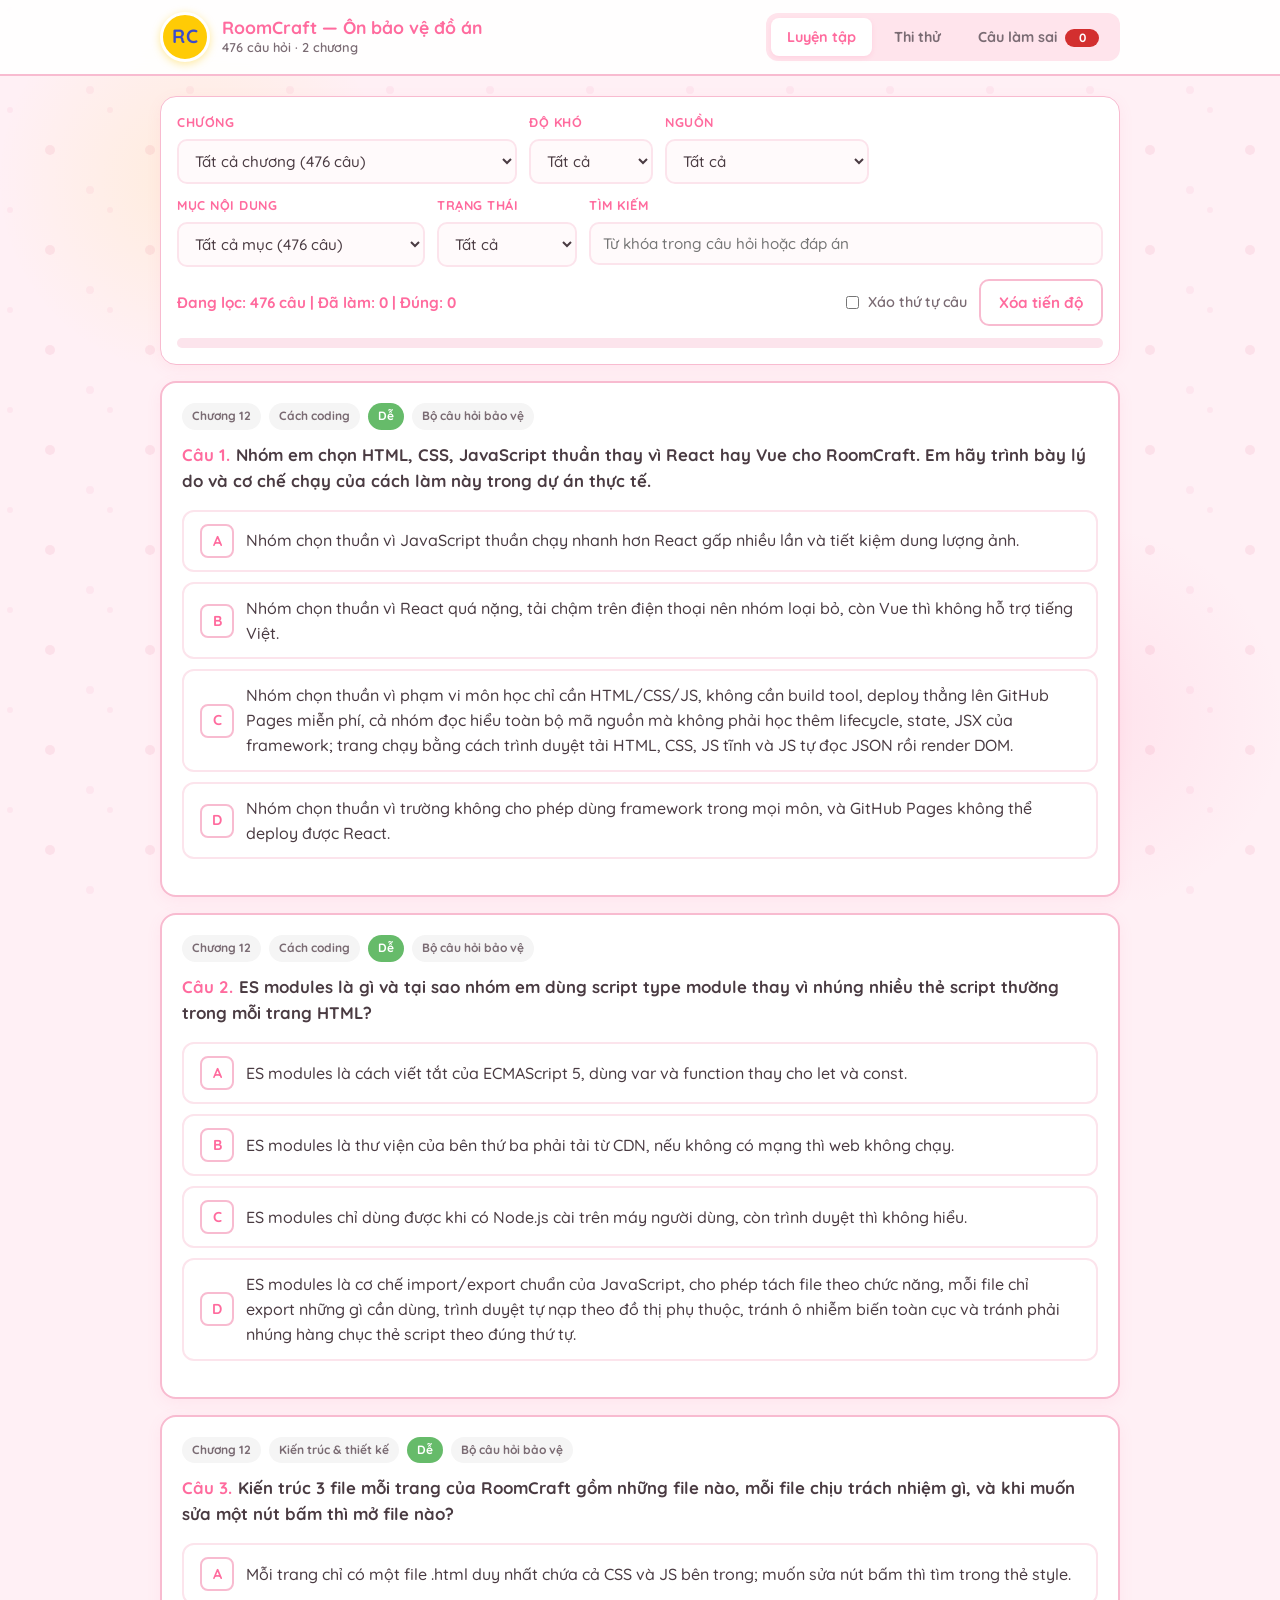
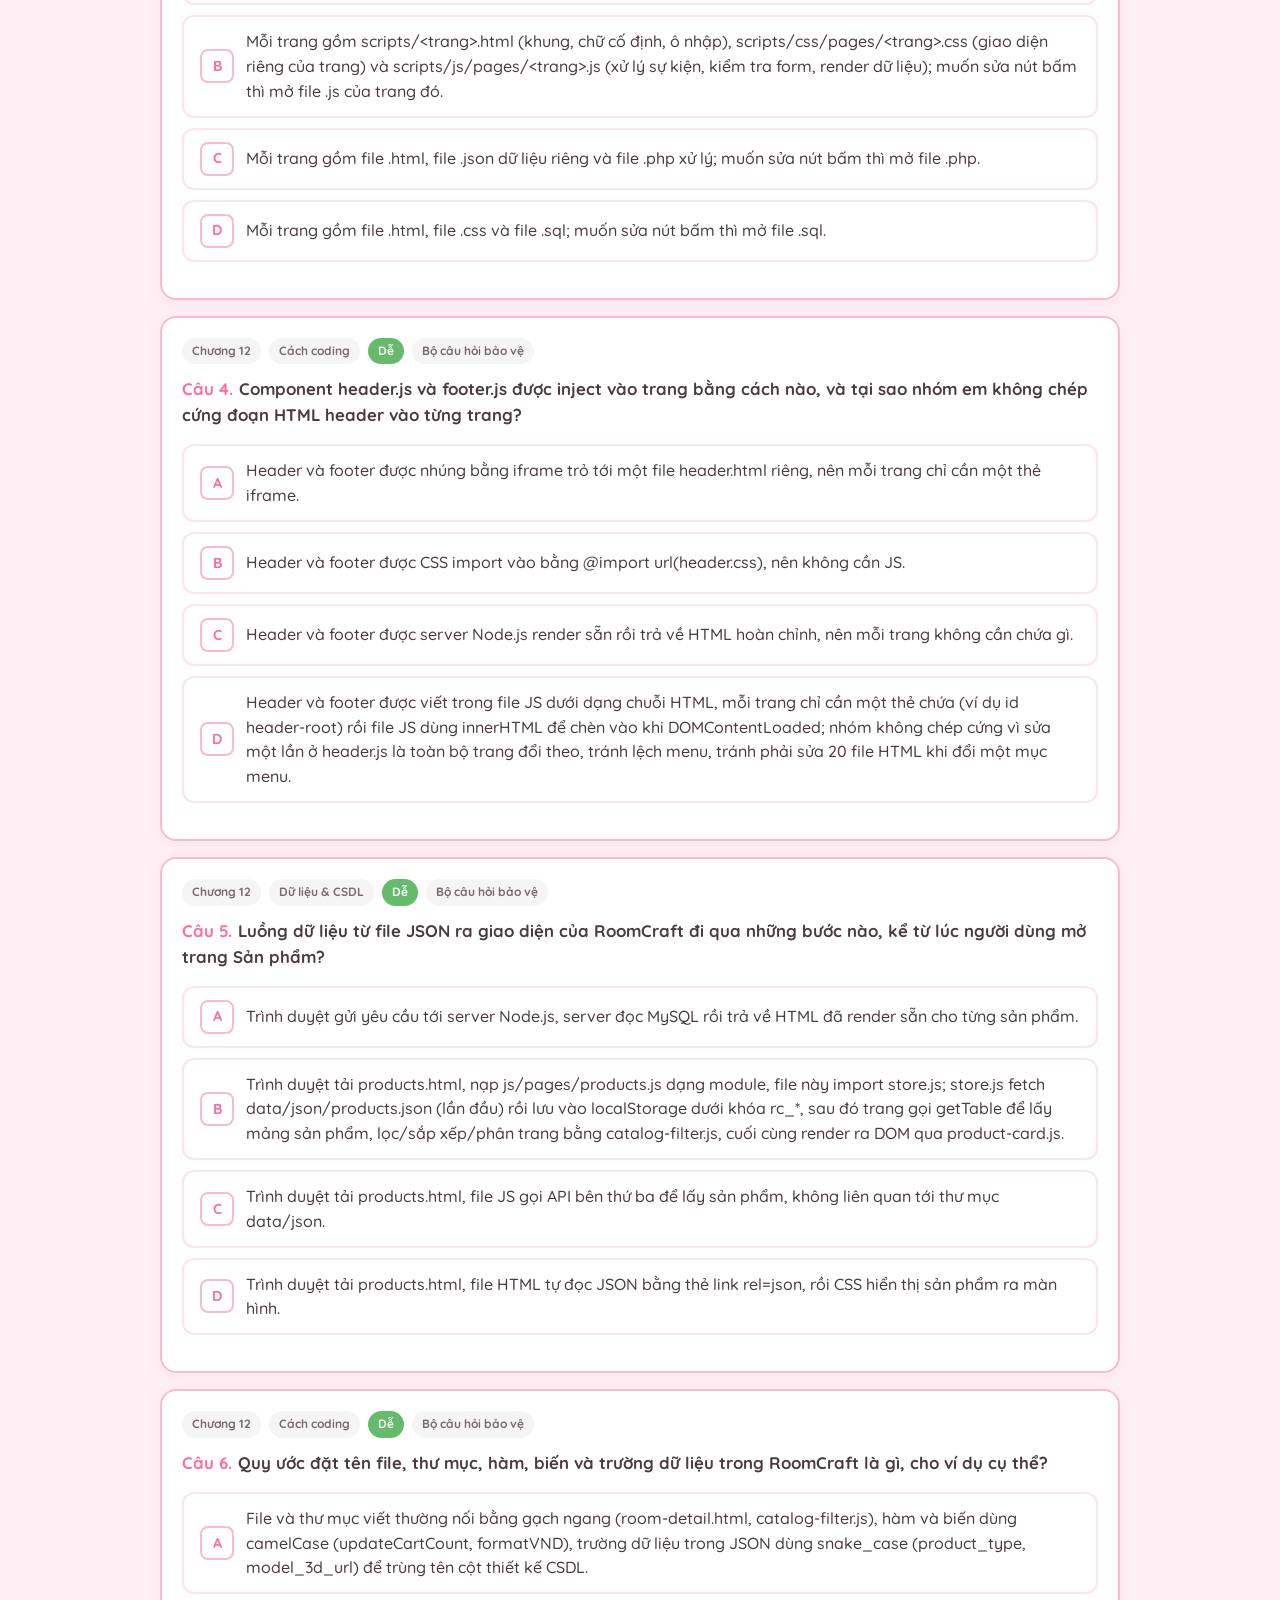
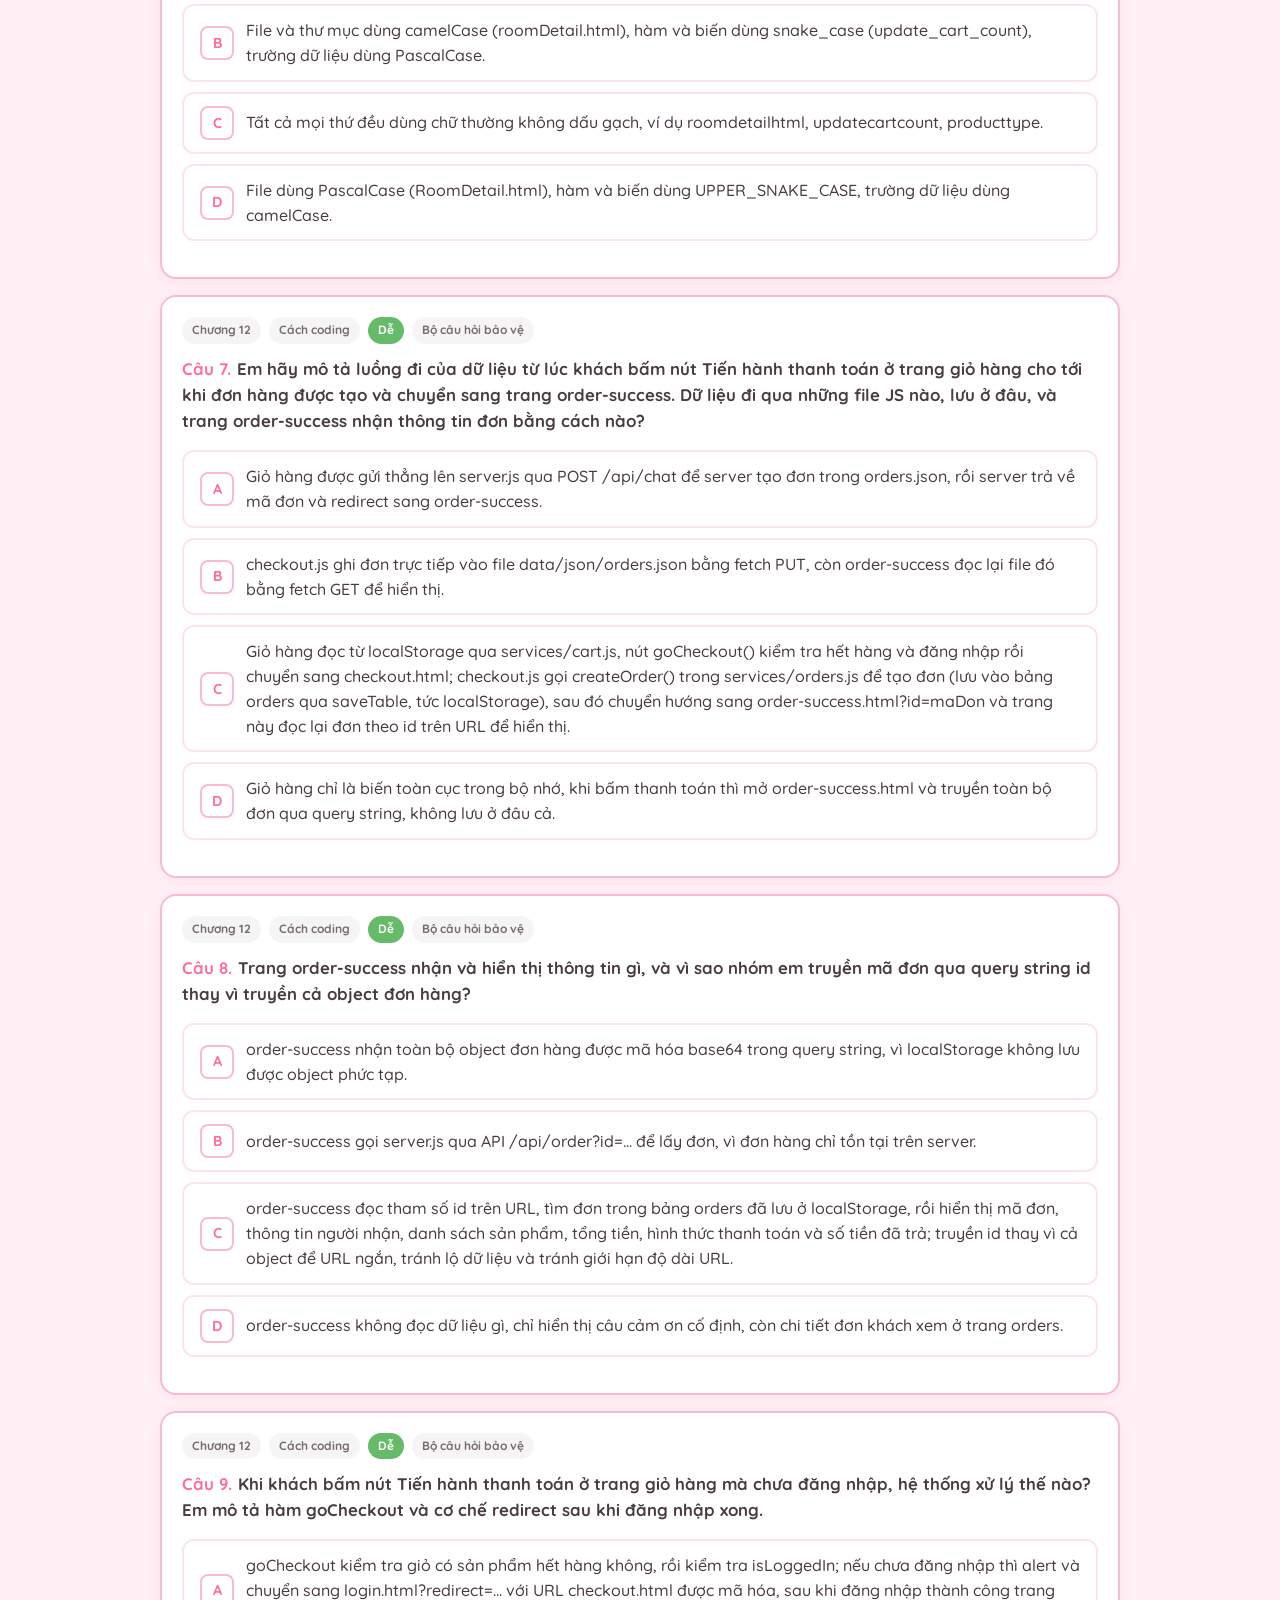
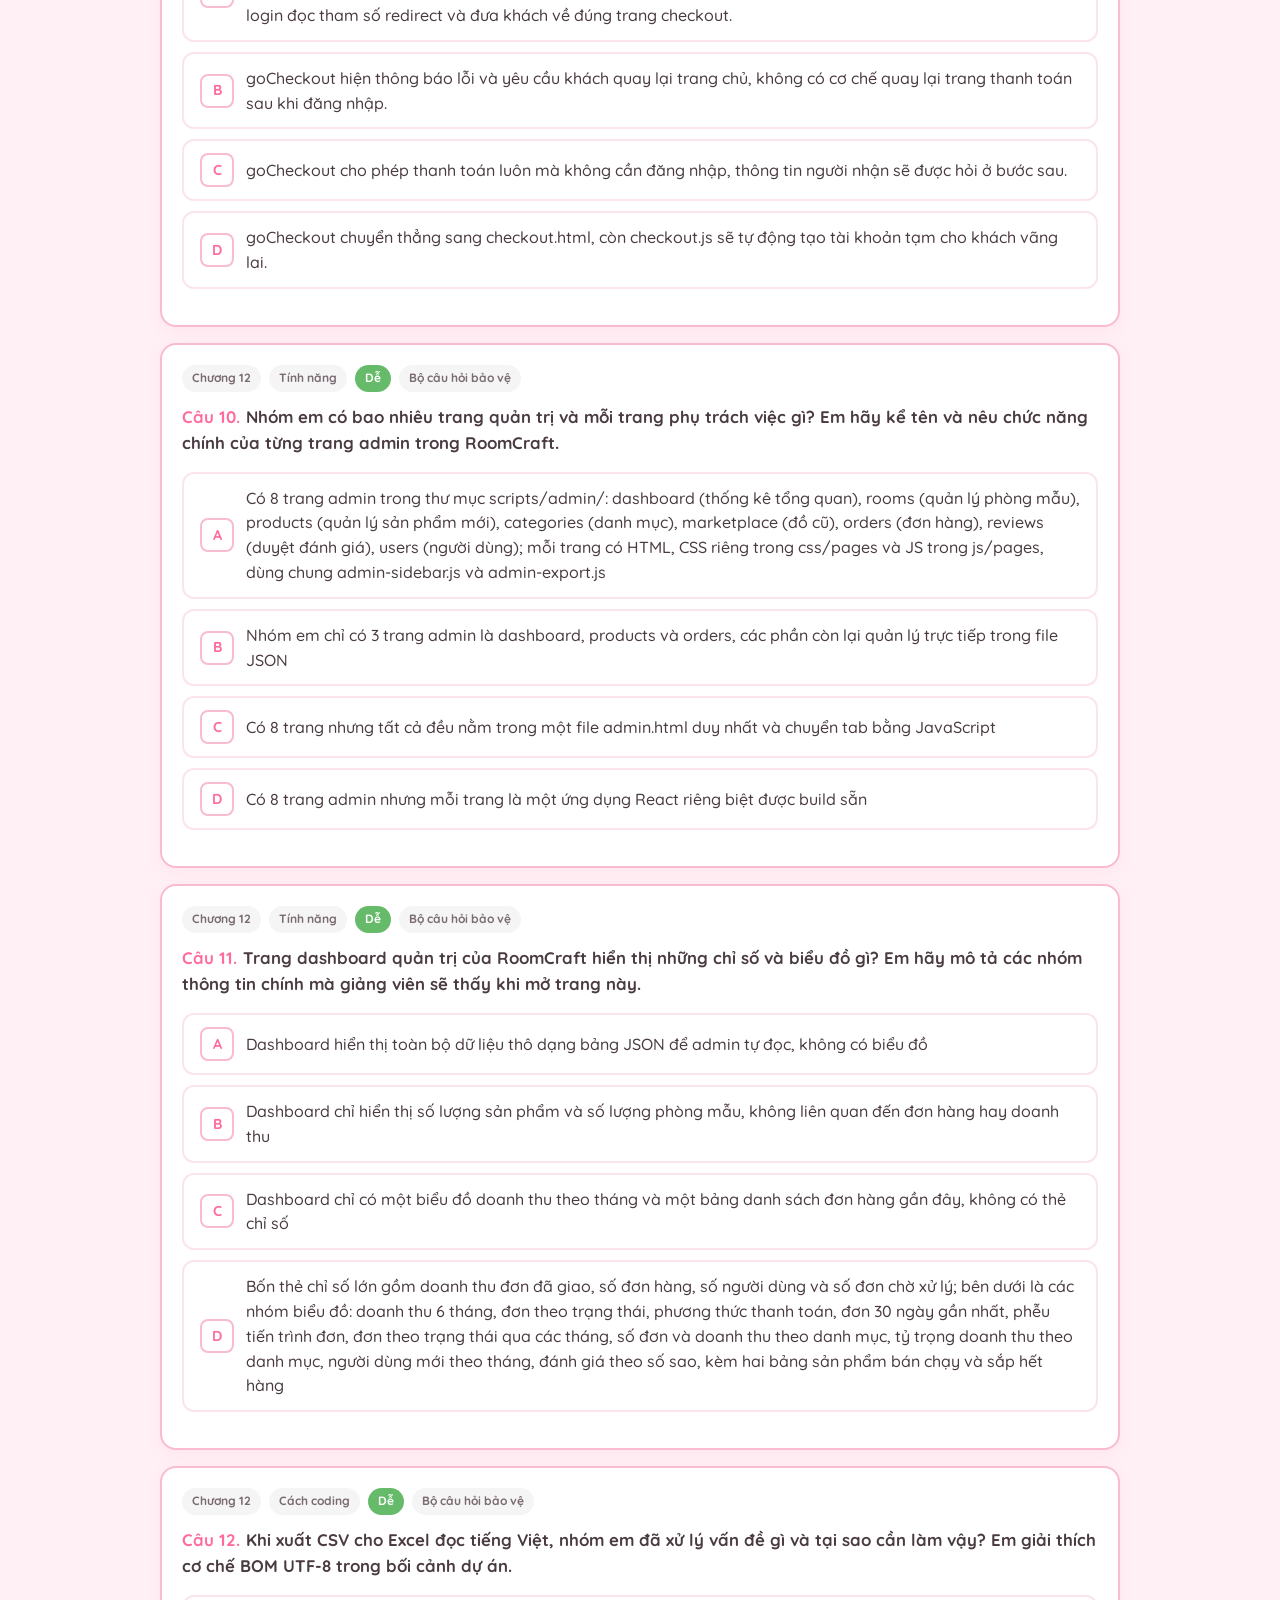
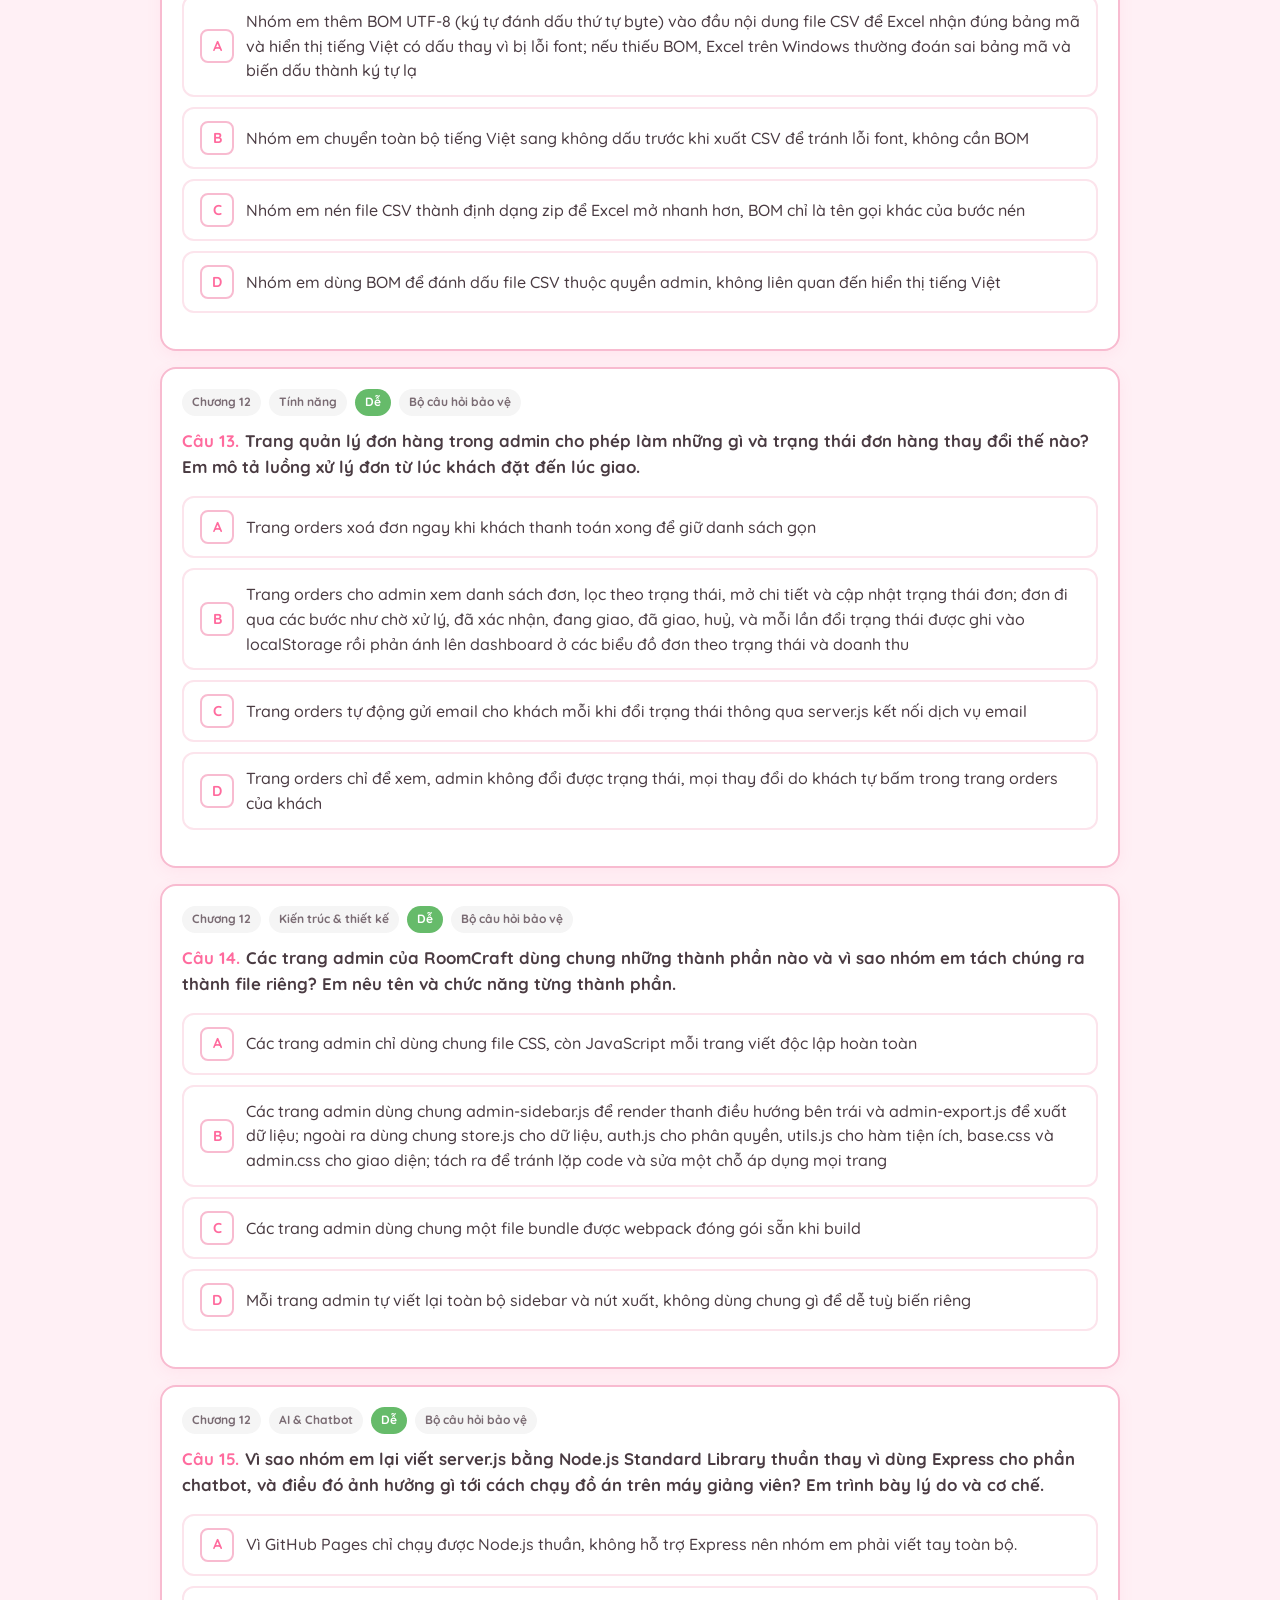
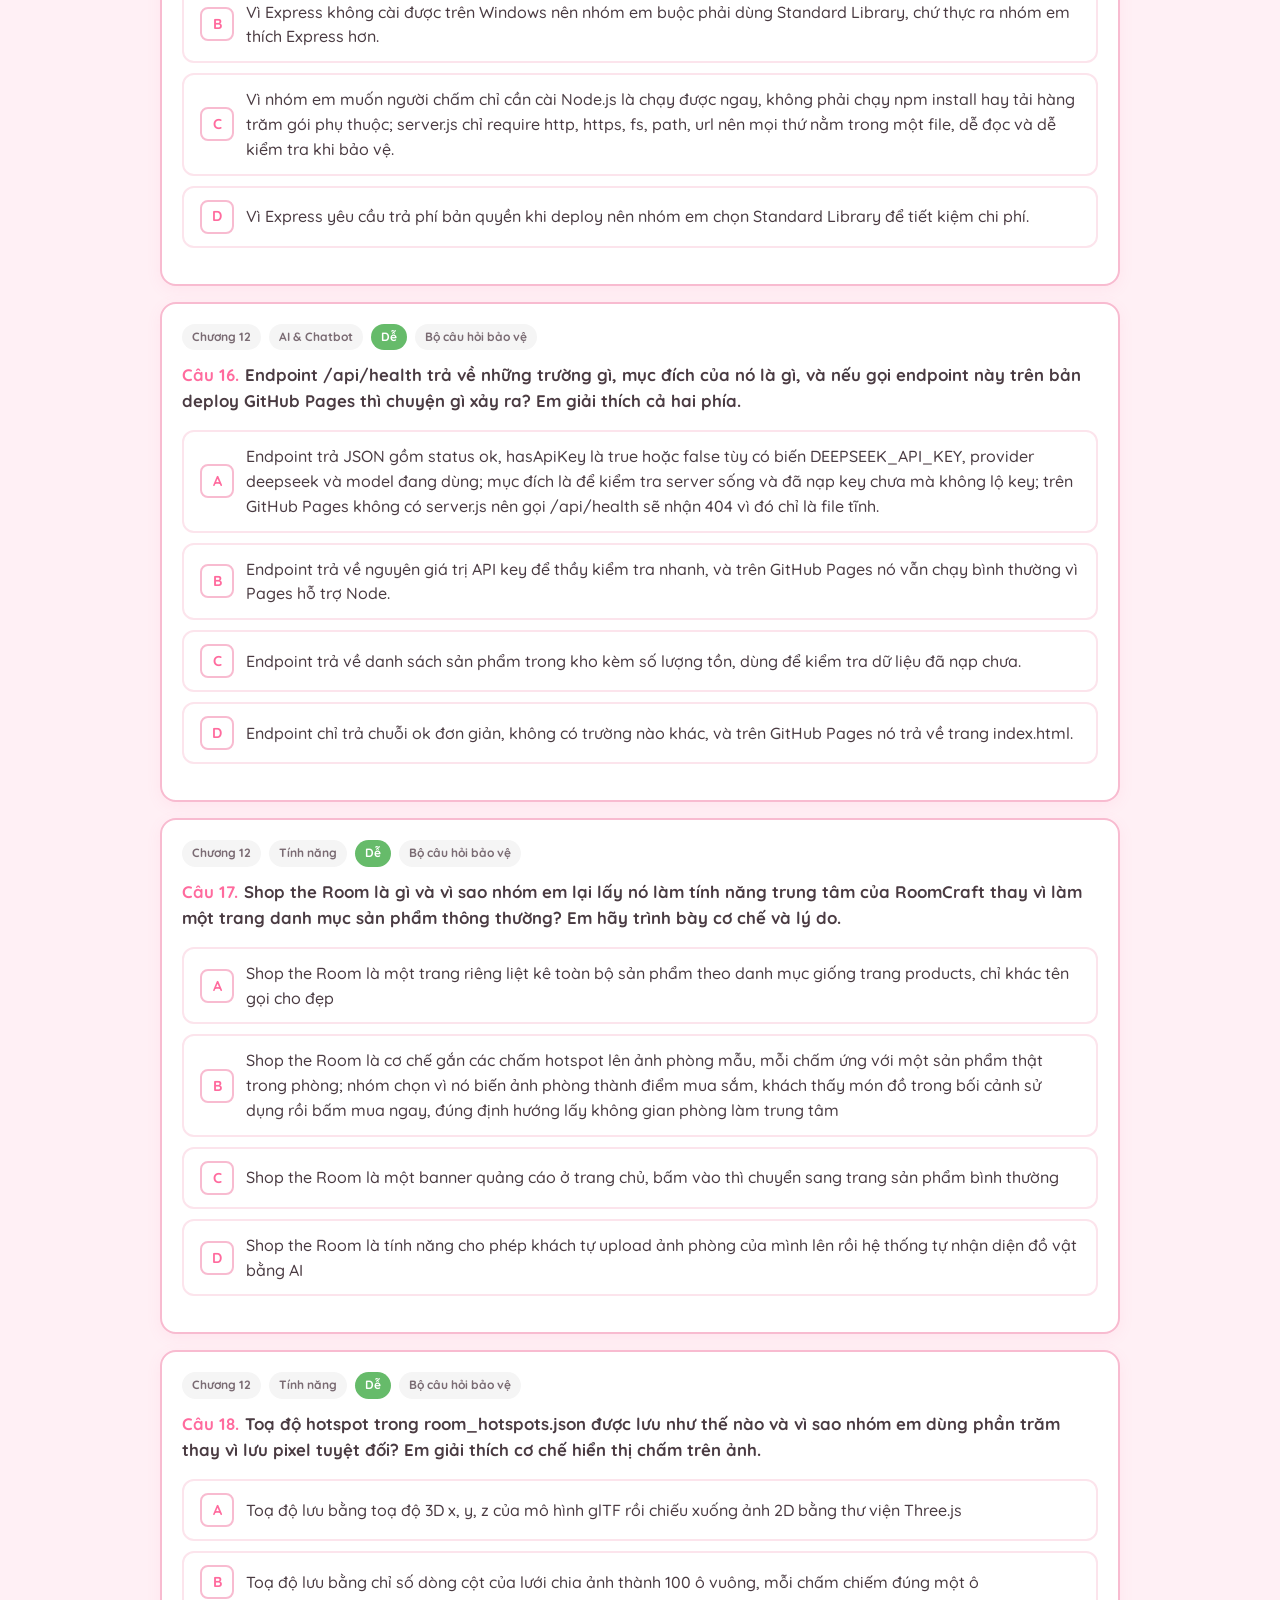
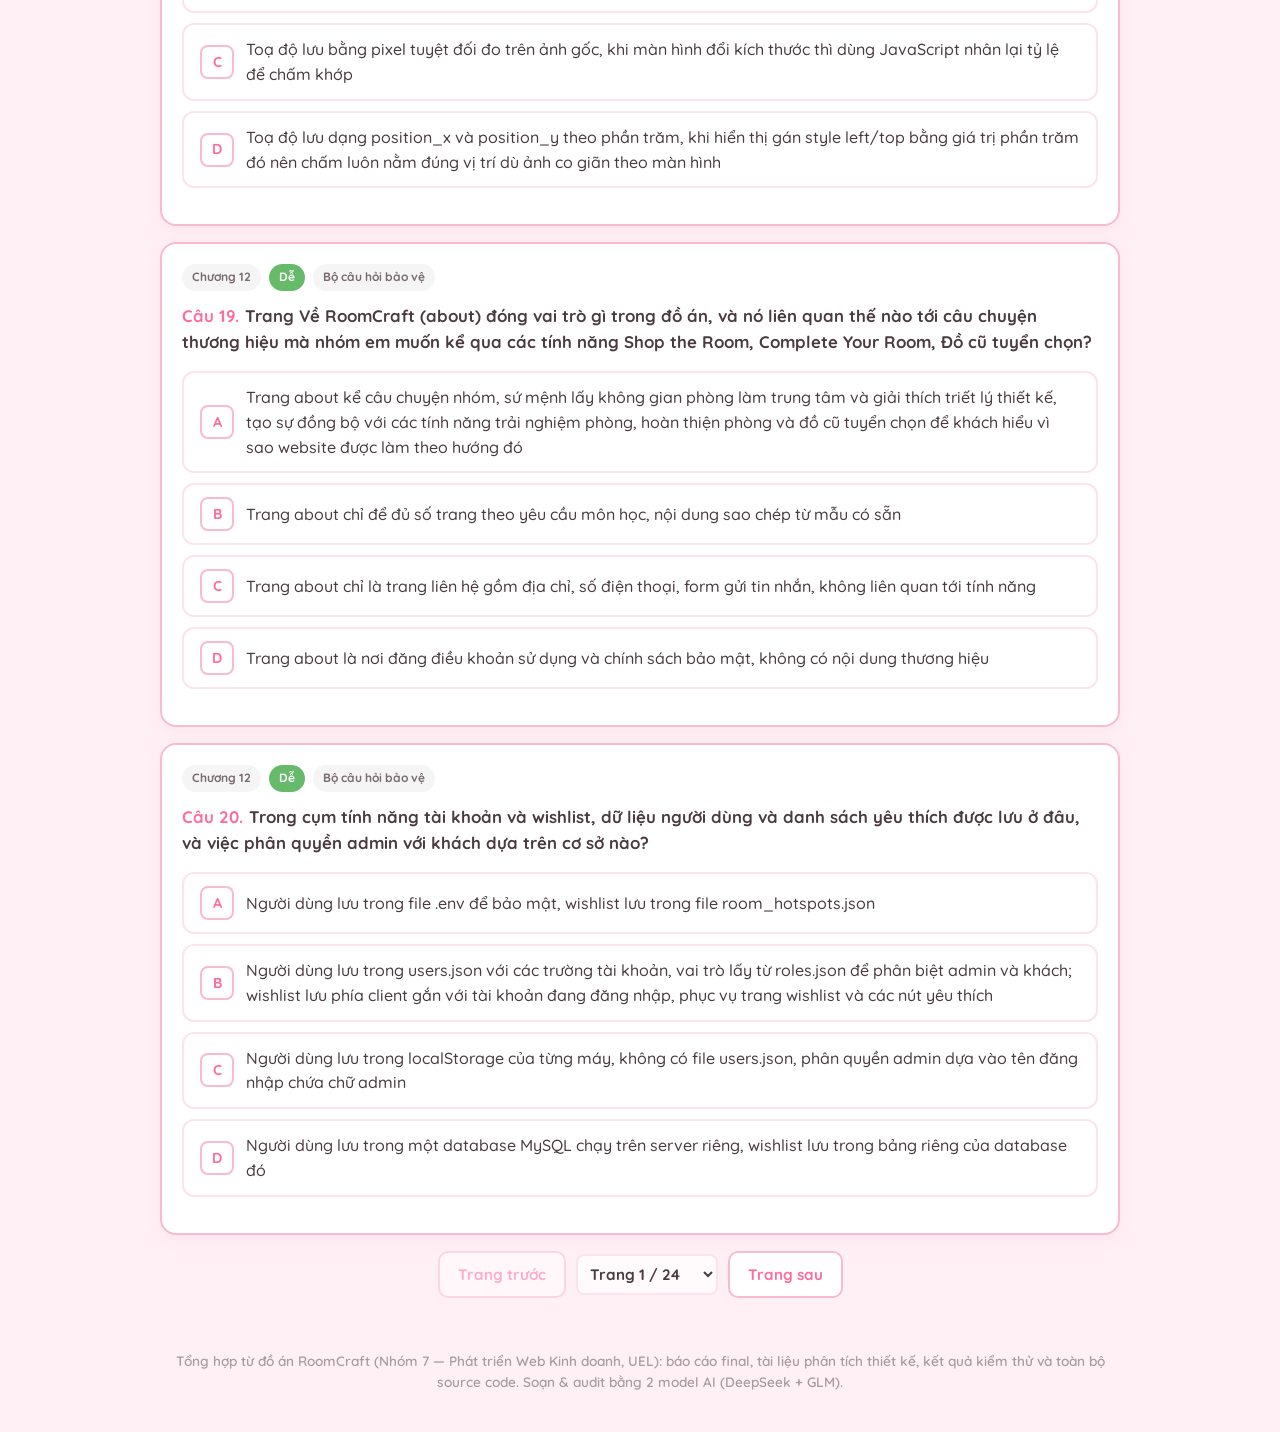
<file: cauhoi.html>
<!DOCTYPE html>
<html lang="vi">
<head>
<meta charset="UTF-8">
<meta name="viewport" content="width=device-width, initial-scale=1.0">
<title>Ôn bảo vệ đồ án RoomCraft</title>
<meta name="description" content="Ngân hàng 476 câu hỏi ôn bảo vệ đồ án RoomCraft — Nhóm 7, môn Phát triển Web Kinh doanh (UEL): kiến trúc, UI/UX, coding, dữ liệu, AI chatbot, kiểm thử, bảo mật.">
<link rel="stylesheet" href="assets/style.css">
</head>
<body>

<header class="app-header">
  <div class="wrap header-inner">
    <div class="brand">
      <div class="brand-mark">RC</div>
      <div>
        <h1>RoomCraft — Ôn bảo vệ đồ án</h1>
        <p id="brand-sub">Ngân hàng câu hỏi ôn tập</p>
      </div>
    </div>
    <nav class="tabs" role="tablist">
      <button class="tab-btn active" data-tab="practice" role="tab">Luyện tập</button>
      <button class="tab-btn" data-tab="exam" role="tab">Thi thử</button>
      <button class="tab-btn" data-tab="review" role="tab">Câu làm sai <span id="wrong-count" class="pill">0</span></button>
    </nav>
  </div>
</header>

<main class="wrap">

  <!-- ===================== LUYỆN TẬP ===================== -->
  <section id="practice-tab" class="tab-content active">
    <div class="toolbar card">
      <div class="filters">
        <label>Chương
          <select id="f-chapter"></select>
        </label>
        <label>Độ khó
          <select id="f-diff">
            <option value="all">Tất cả</option>
            <option value="1">Dễ</option>
            <option value="2">Trung bình</option>
            <option value="3">Khó</option>
          </select>
        </label>
        <label>Nguồn
          <select id="f-source">
            <option value="all">Tất cả</option>
            <option value="bv">Bộ câu hỏi bảo vệ</option>
            <option value="nw">Bổ sung theo báo cáo</option>
          </select>
        </label>
        <label>Mục nội dung
          <select id="f-topic"></select>
        </label>
        <label>Trạng thái
          <select id="f-status">
            <option value="all">Tất cả</option>
            <option value="todo">Chưa làm</option>
            <option value="wrong">Đã làm sai</option>
            <option value="right">Đã làm đúng</option>
          </select>
        </label>
        <label class="grow">Tìm kiếm
          <input type="search" id="f-search" placeholder="Từ khóa trong câu hỏi hoặc đáp án">
        </label>
      </div>
      <div class="toolbar-row">
        <div class="stats" id="practice-stats"></div>
        <div class="actions">
          <label class="check"><input type="checkbox" id="f-shuffle"> Xáo thứ tự câu</label>
          <button id="reset-practice-btn" class="btn ghost">Xóa tiến độ</button>
        </div>
      </div>
      <div class="progress"><i id="practice-bar"></i></div>
    </div>

    <div id="practice-list"></div>
    <div class="pager" id="practice-pager"></div>
  </section>

  <!-- ===================== THI THỬ ===================== -->
  <section id="exam-tab" class="tab-content">
    <div id="exam-setup" class="card setup">
      <h2>Thiết lập bài thi</h2>
      <p class="muted">Câu hỏi được chọn ngẫu nhiên, đáp án được xáo trộn. Kết quả và giải thích chỉ hiện sau khi nộp bài.</p>
      <div class="setup-grid">
        <label>Số câu
          <input type="number" id="exam-count" min="5" value="40">
        </label>
        <label>Thời gian (phút)
          <input type="number" id="exam-minutes" min="1" max="240" value="45">
        </label>
        <label>Độ khó
          <select id="exam-diff">
            <option value="all">Trộn tất cả</option>
            <option value="1">Dễ</option>
            <option value="2">Trung bình</option>
            <option value="3">Khó</option>
          </select>
        </label>
      </div>
      <div class="chapter-picks" id="exam-chapters"></div>
      <div class="setup-actions">
        <button class="btn ghost" id="exam-all-ch">Chọn tất cả</button>
        <button class="btn ghost" id="exam-none-ch">Bỏ chọn</button>
        <button id="start-exam-btn" class="btn primary">Bắt đầu thi</button>
      </div>
    </div>

    <div id="exam-running" class="hidden">
      <div class="exam-bar card">
        <div class="timer" id="exam-timer">00:00</div>
        <div class="exam-progress" id="exam-progress"></div>
        <button id="submit-exam-btn" class="btn primary">Nộp bài</button>
      </div>
      <div id="exam-summary" class="hidden"></div>
      <div id="exam-list"></div>
      <div class="center">
        <button id="retry-exam-btn" class="btn ghost hidden">Làm bài thi khác</button>
      </div>
    </div>
  </section>

  <!-- ===================== CÂU LÀM SAI ===================== -->
  <section id="review-tab" class="tab-content">
    <div class="card toolbar-row">
      <div class="muted">Những câu bạn trả lời sai ở phần Luyện tập hoặc Thi thử được lưu lại ở đây (trên trình duyệt này). Làm đúng lại sẽ tự gỡ khỏi danh sách.</div>
      <button id="clear-wrong-btn" class="btn ghost">Xóa danh sách</button>
    </div>
    <div id="review-list"></div>
  </section>

</main>

<footer class="app-footer wrap">
  Tổng hợp từ đồ án RoomCraft (Nhóm 7 — Phát triển Web Kinh doanh, UEL): báo cáo final, tài liệu phân tích thiết kế, kết quả kiểm thử và toàn bộ source code. Soạn & audit bằng 2 model AI (DeepSeek + GLM).
</footer>

<script src="data/questions.js"></script>
<script src="gifs/gif_dung.js"></script>
<script src="gifs/gif_sai.js"></script>
<script src="assets/app.js"></script>
</body>
</html>
</file>
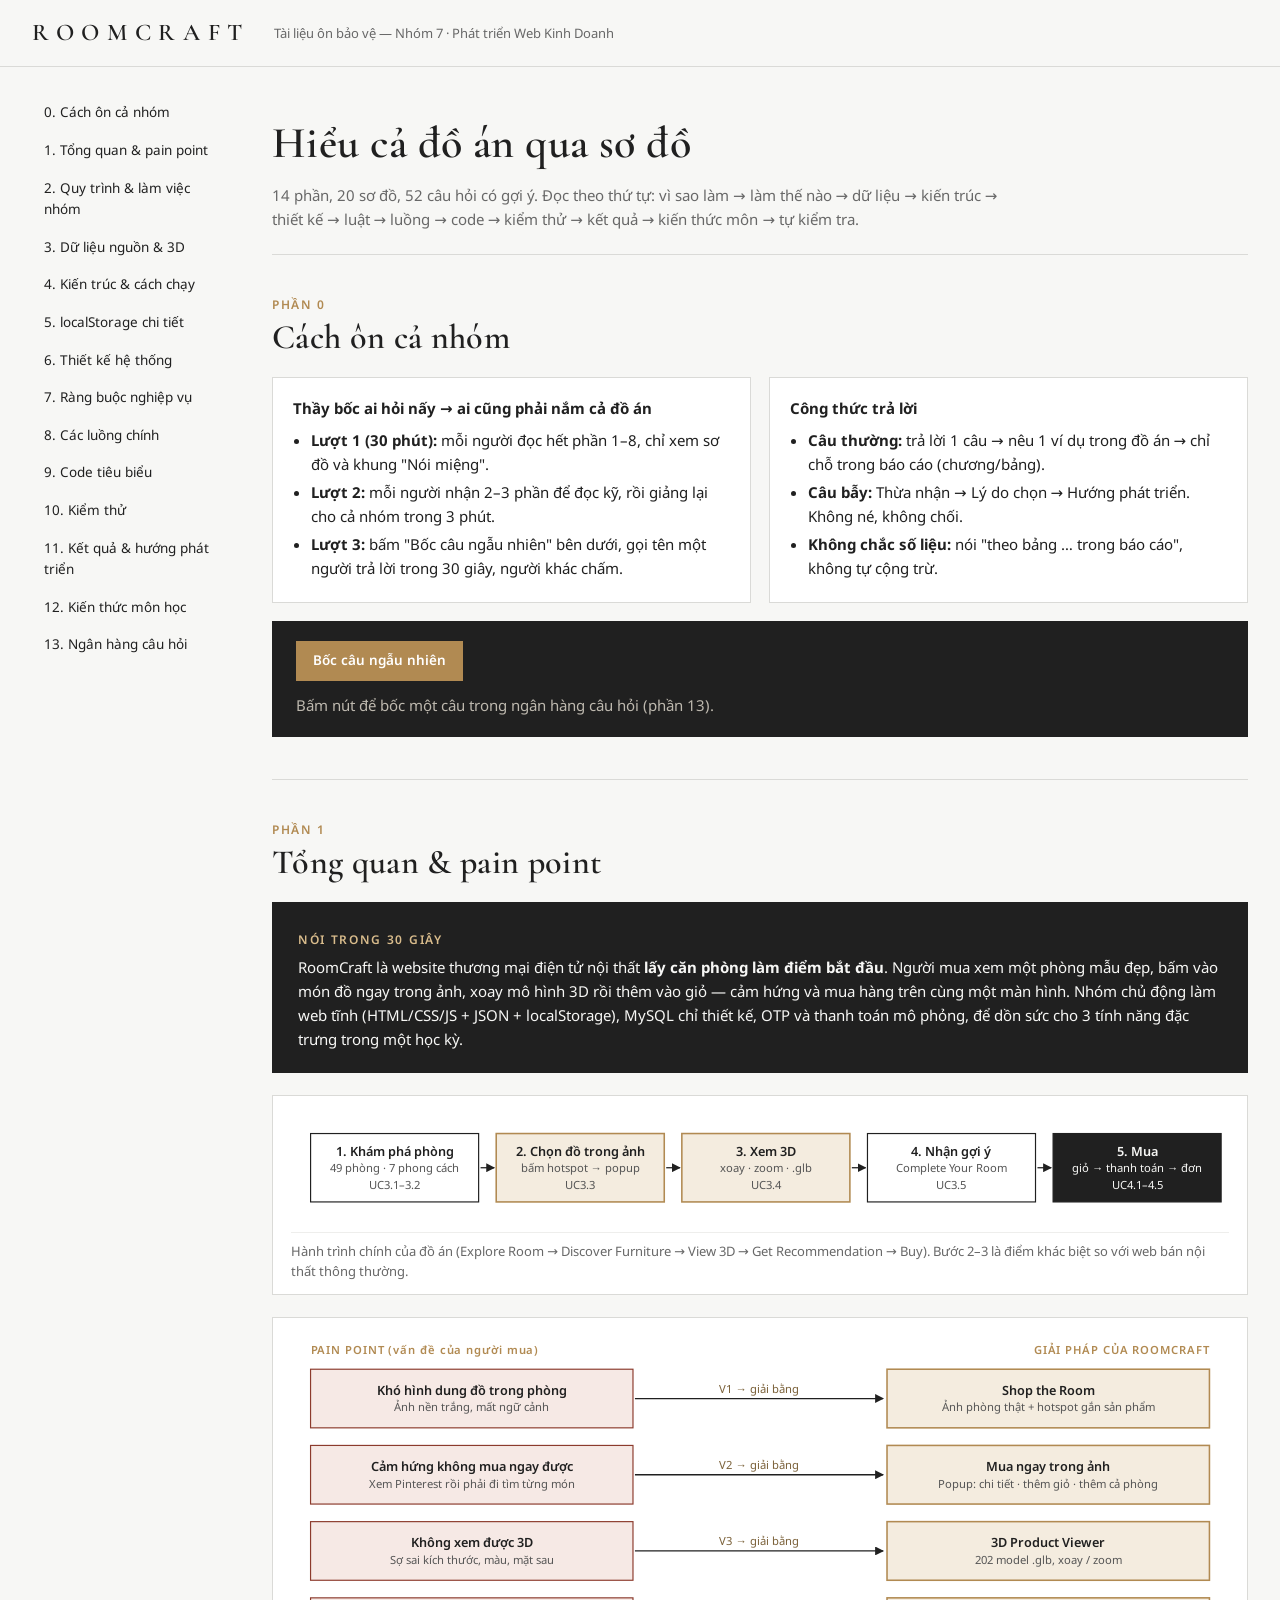
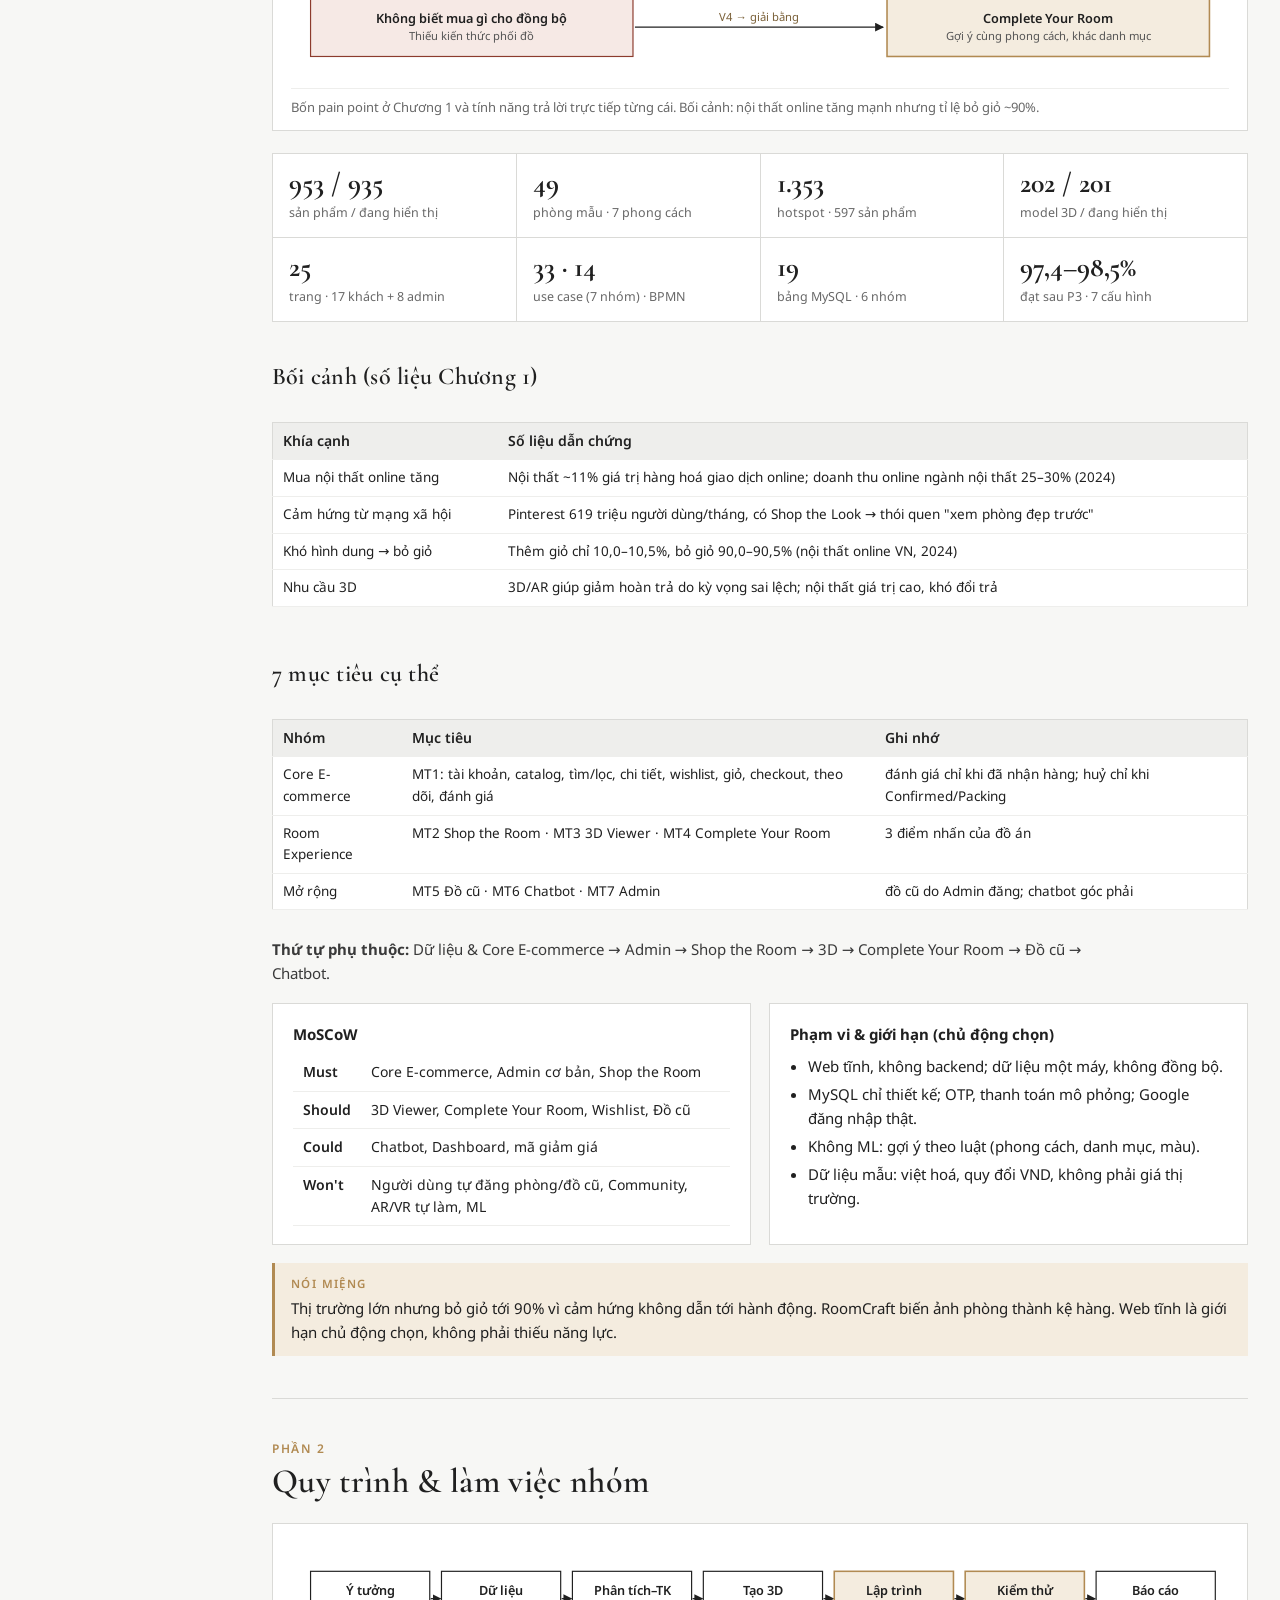
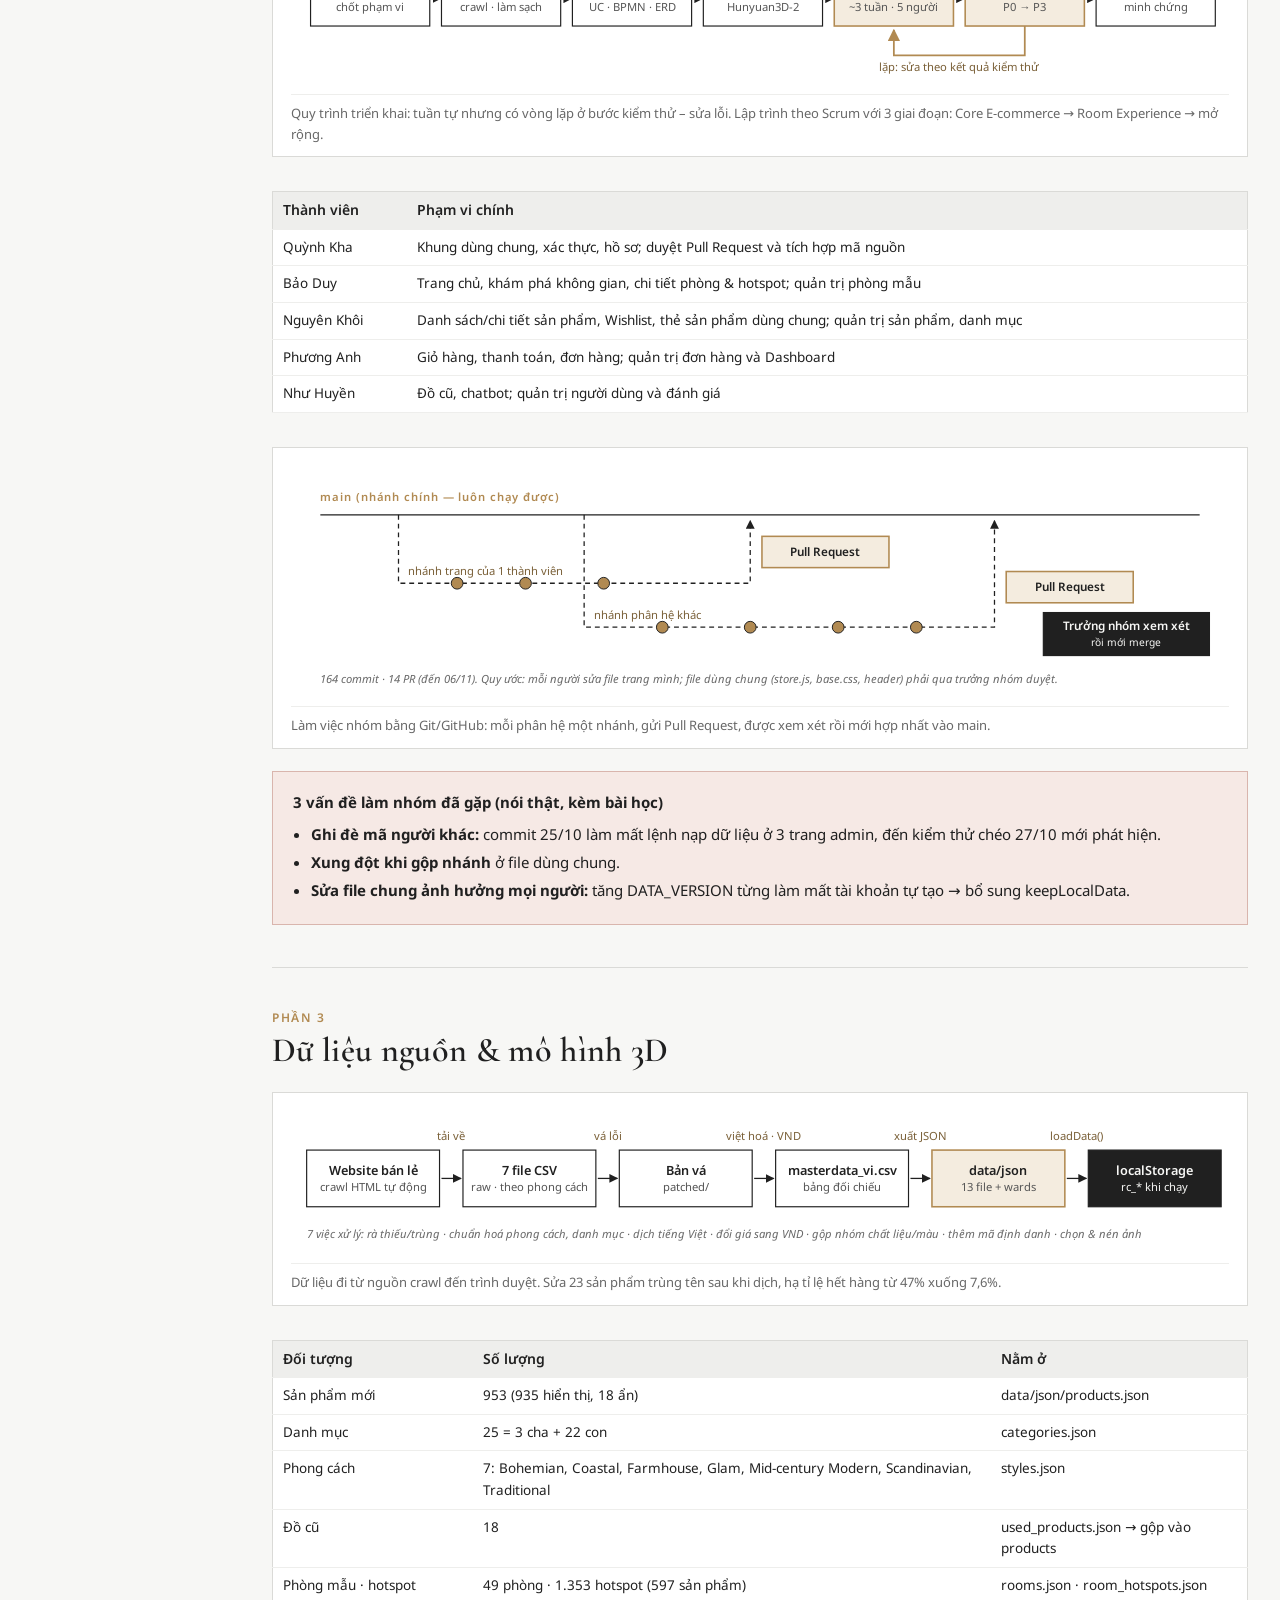
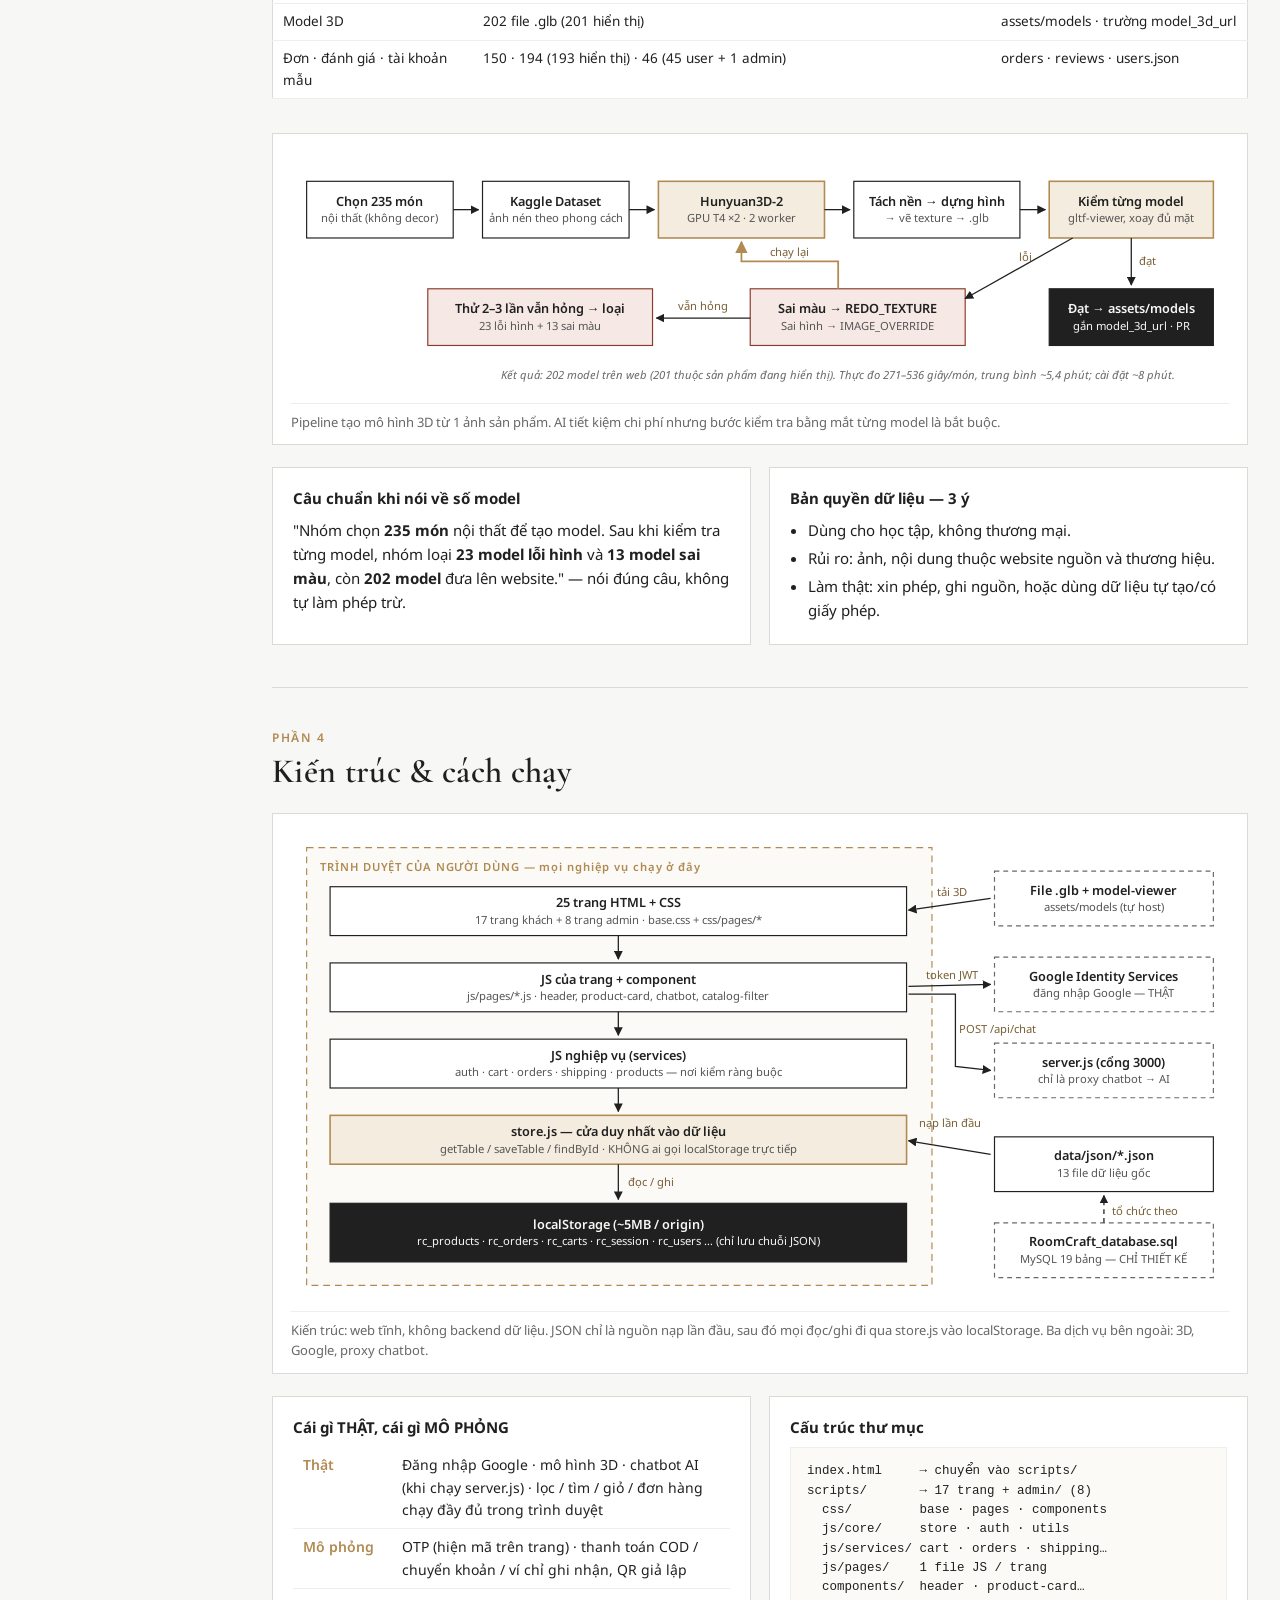
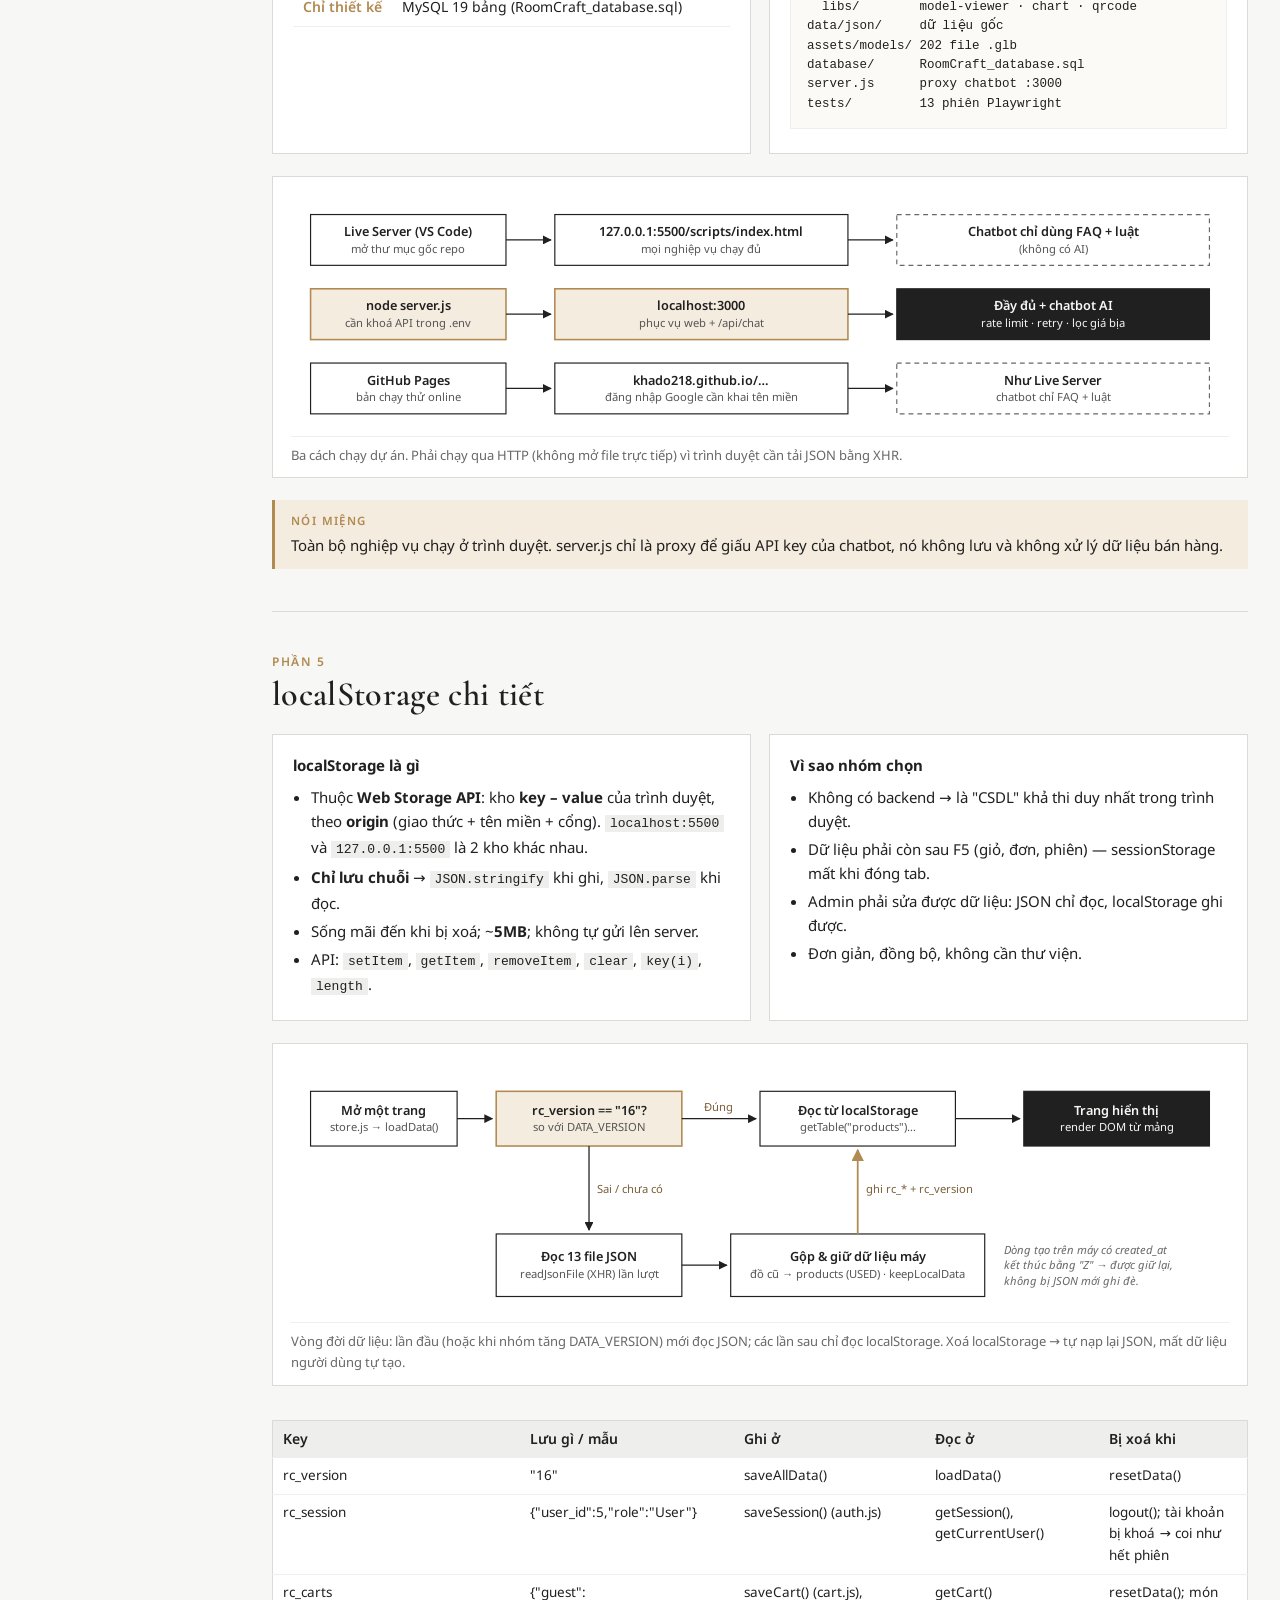
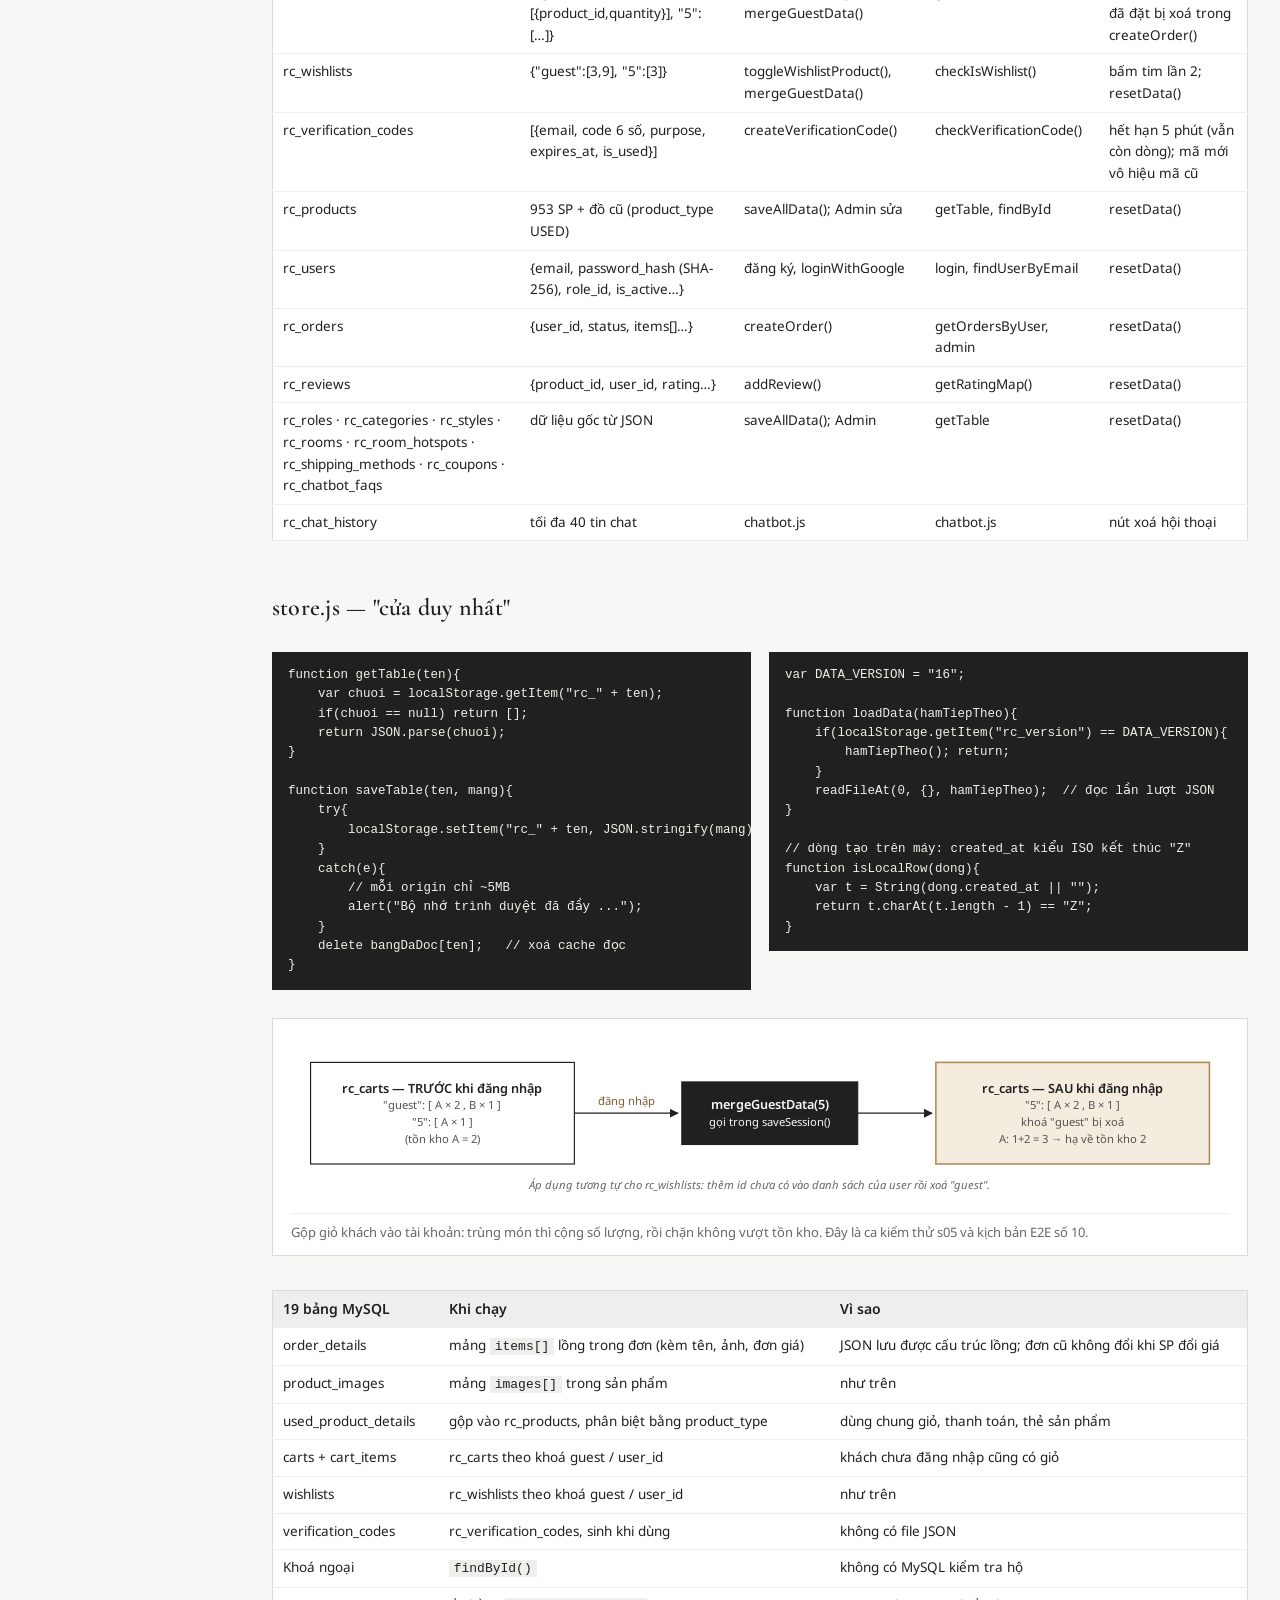
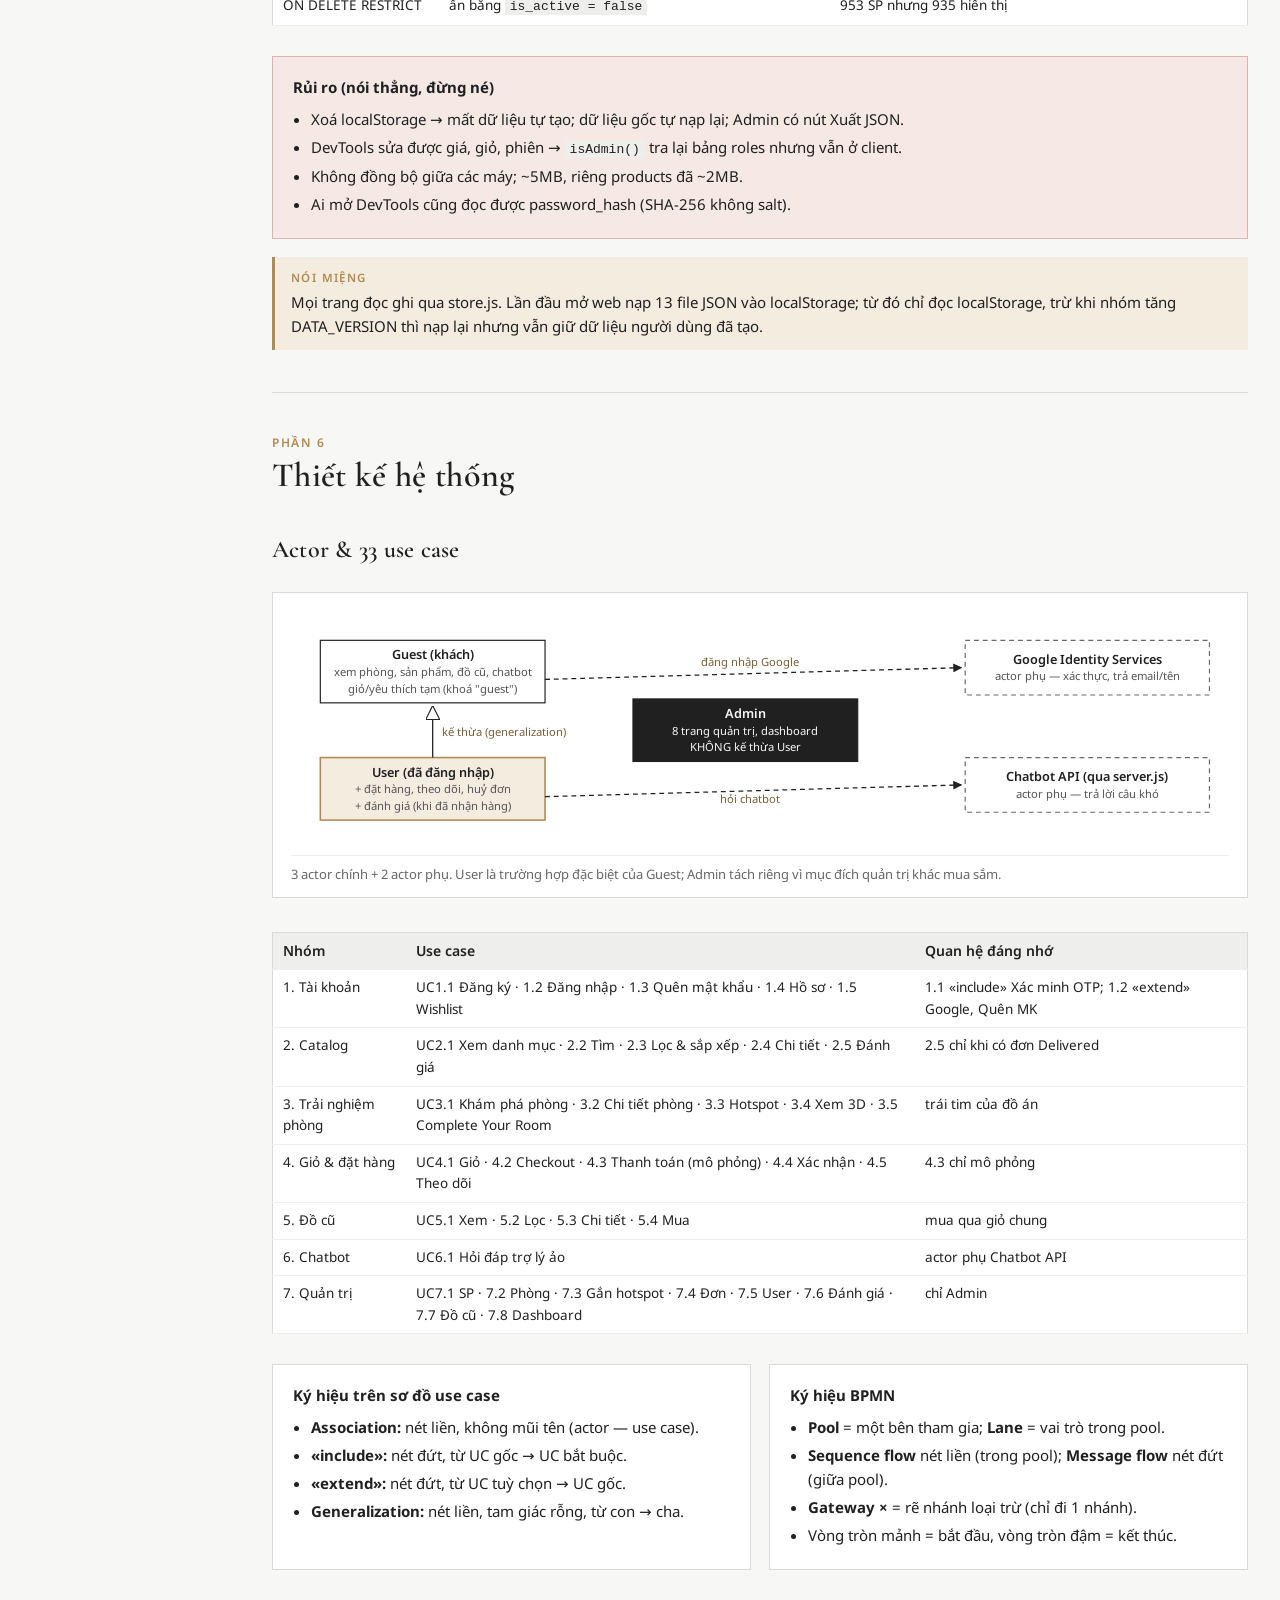
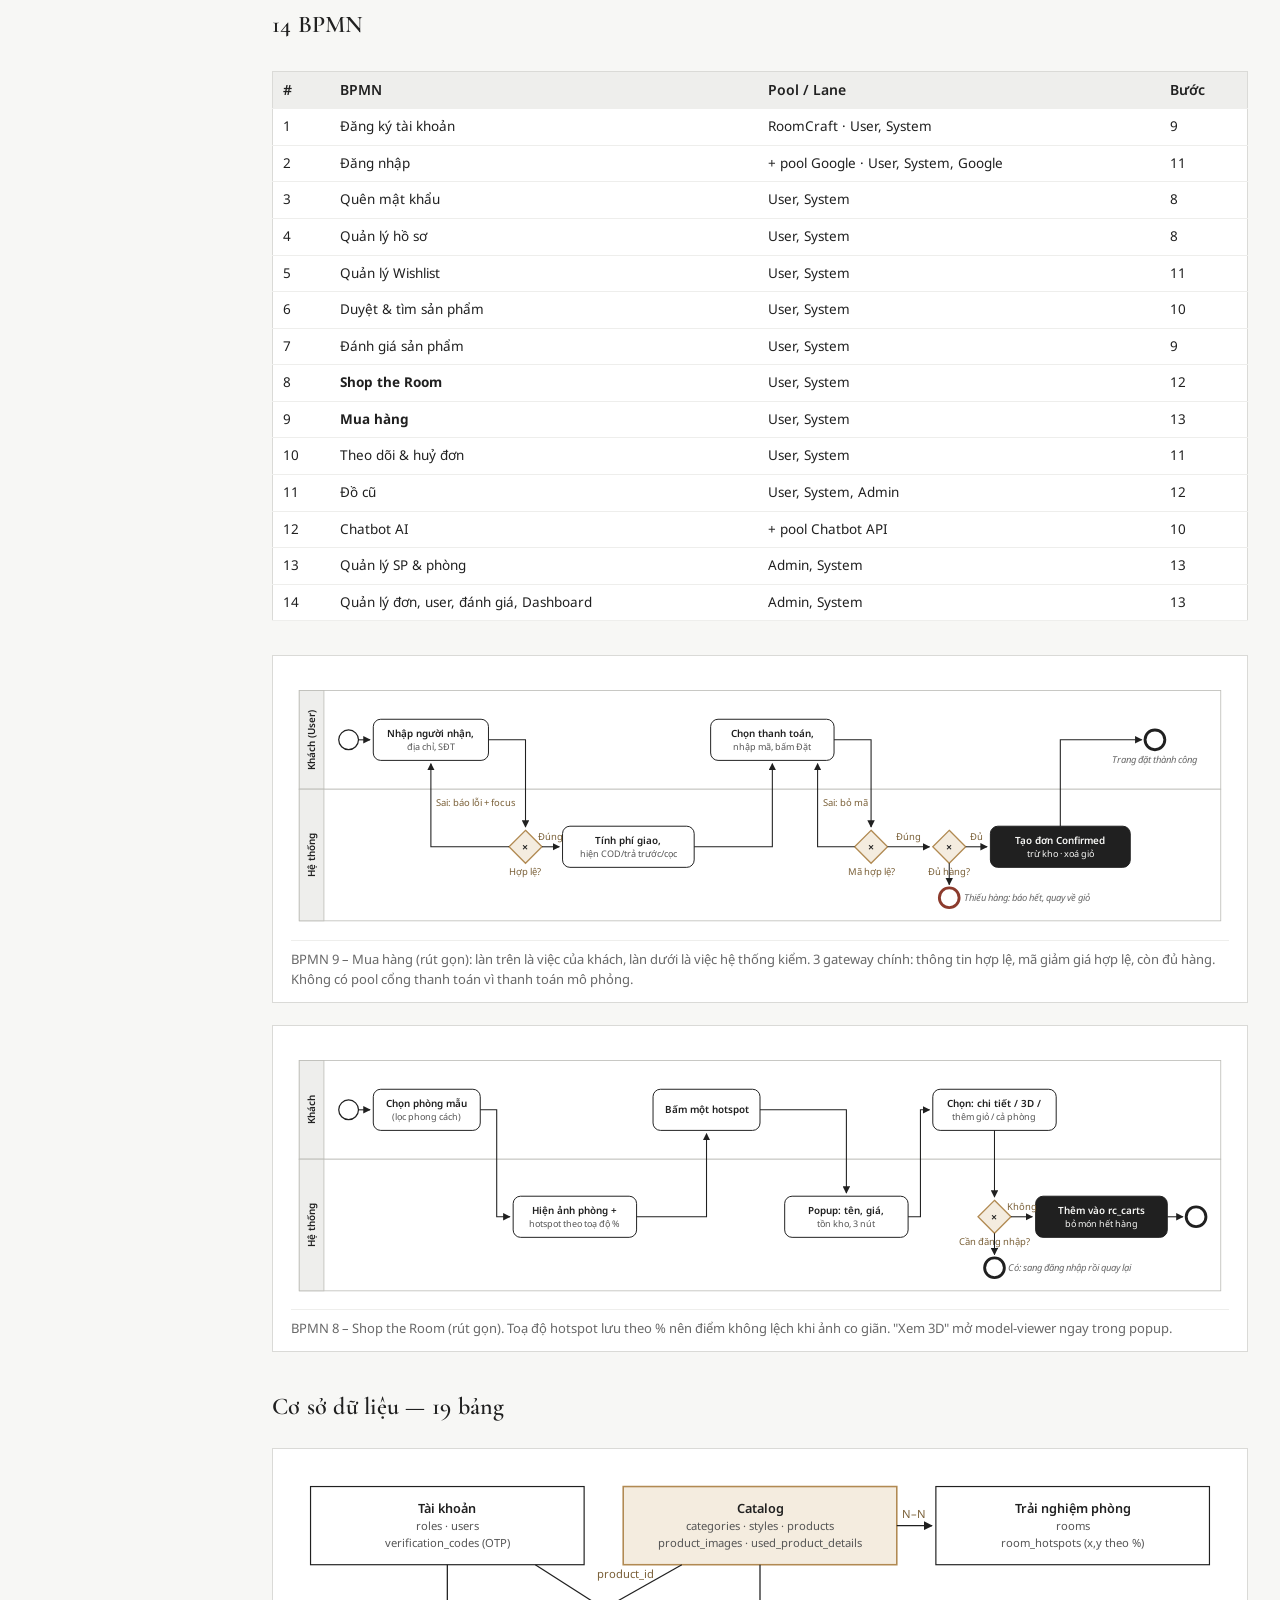
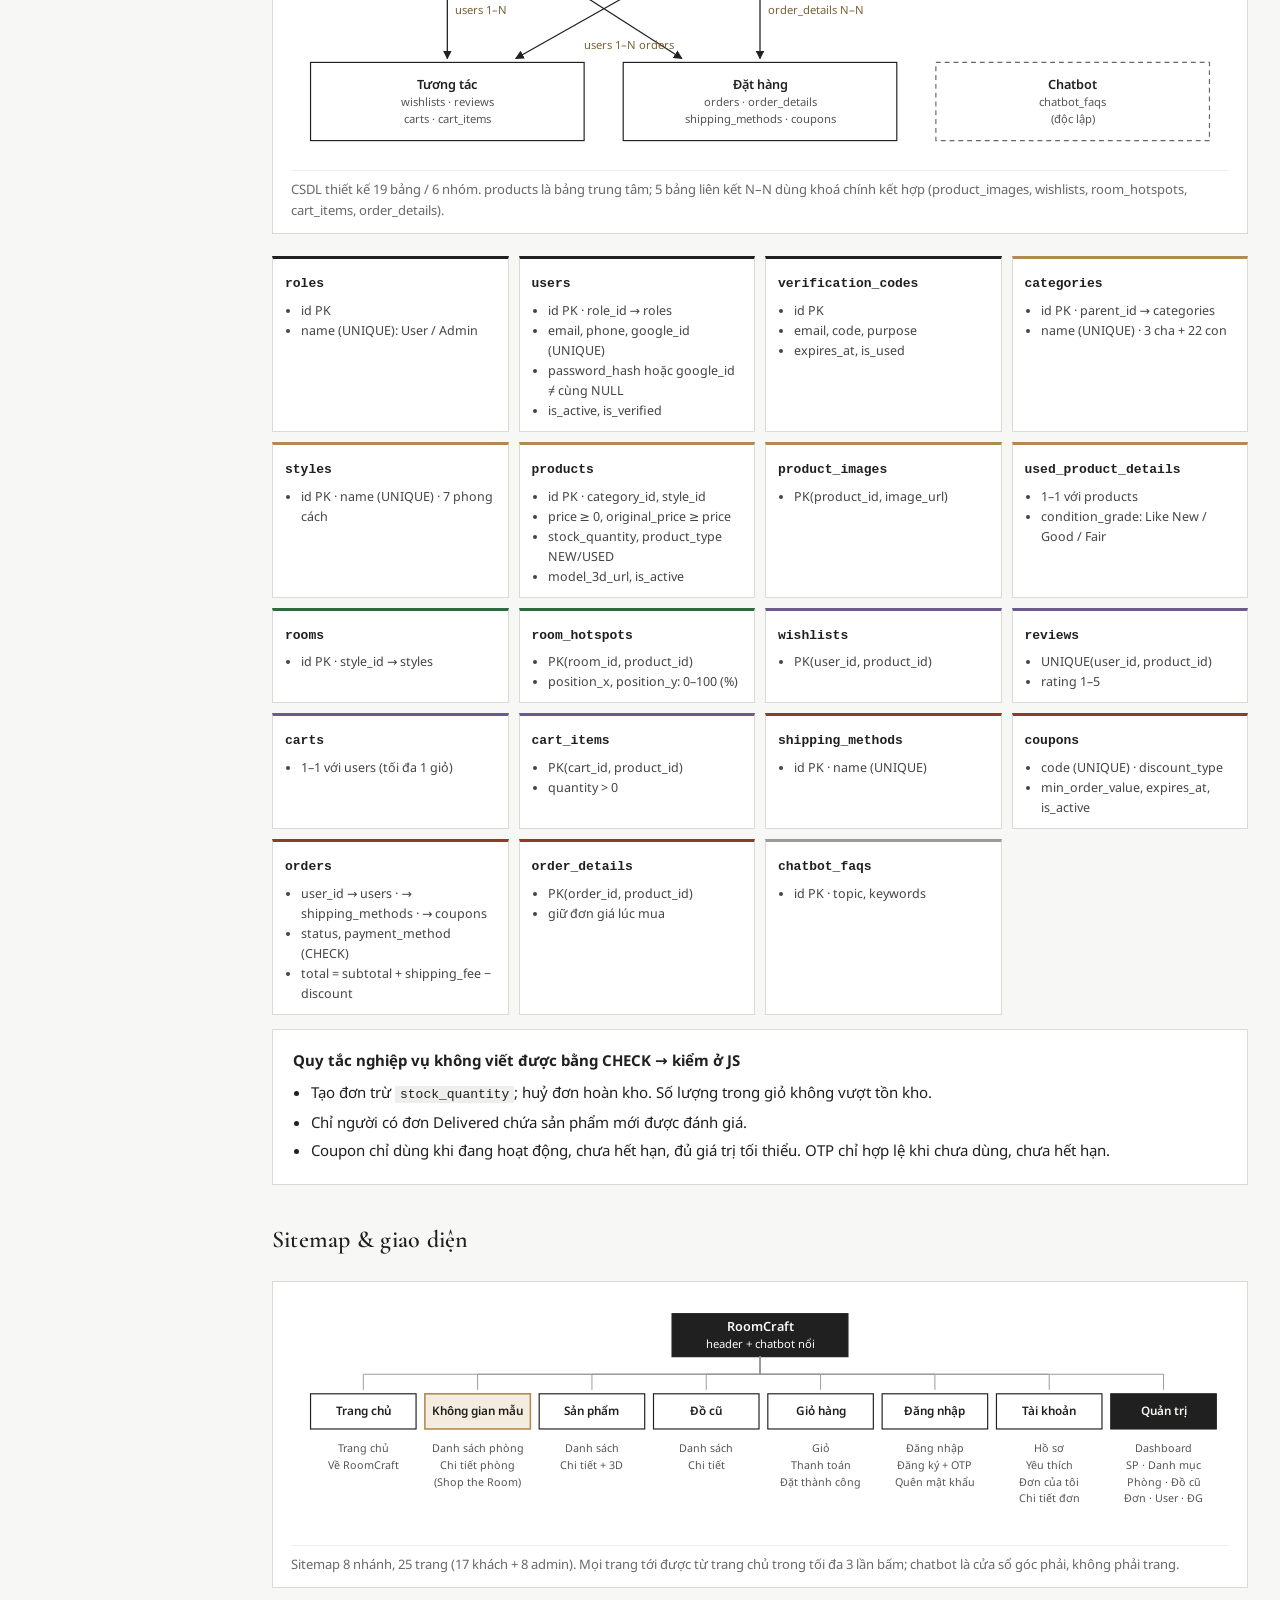
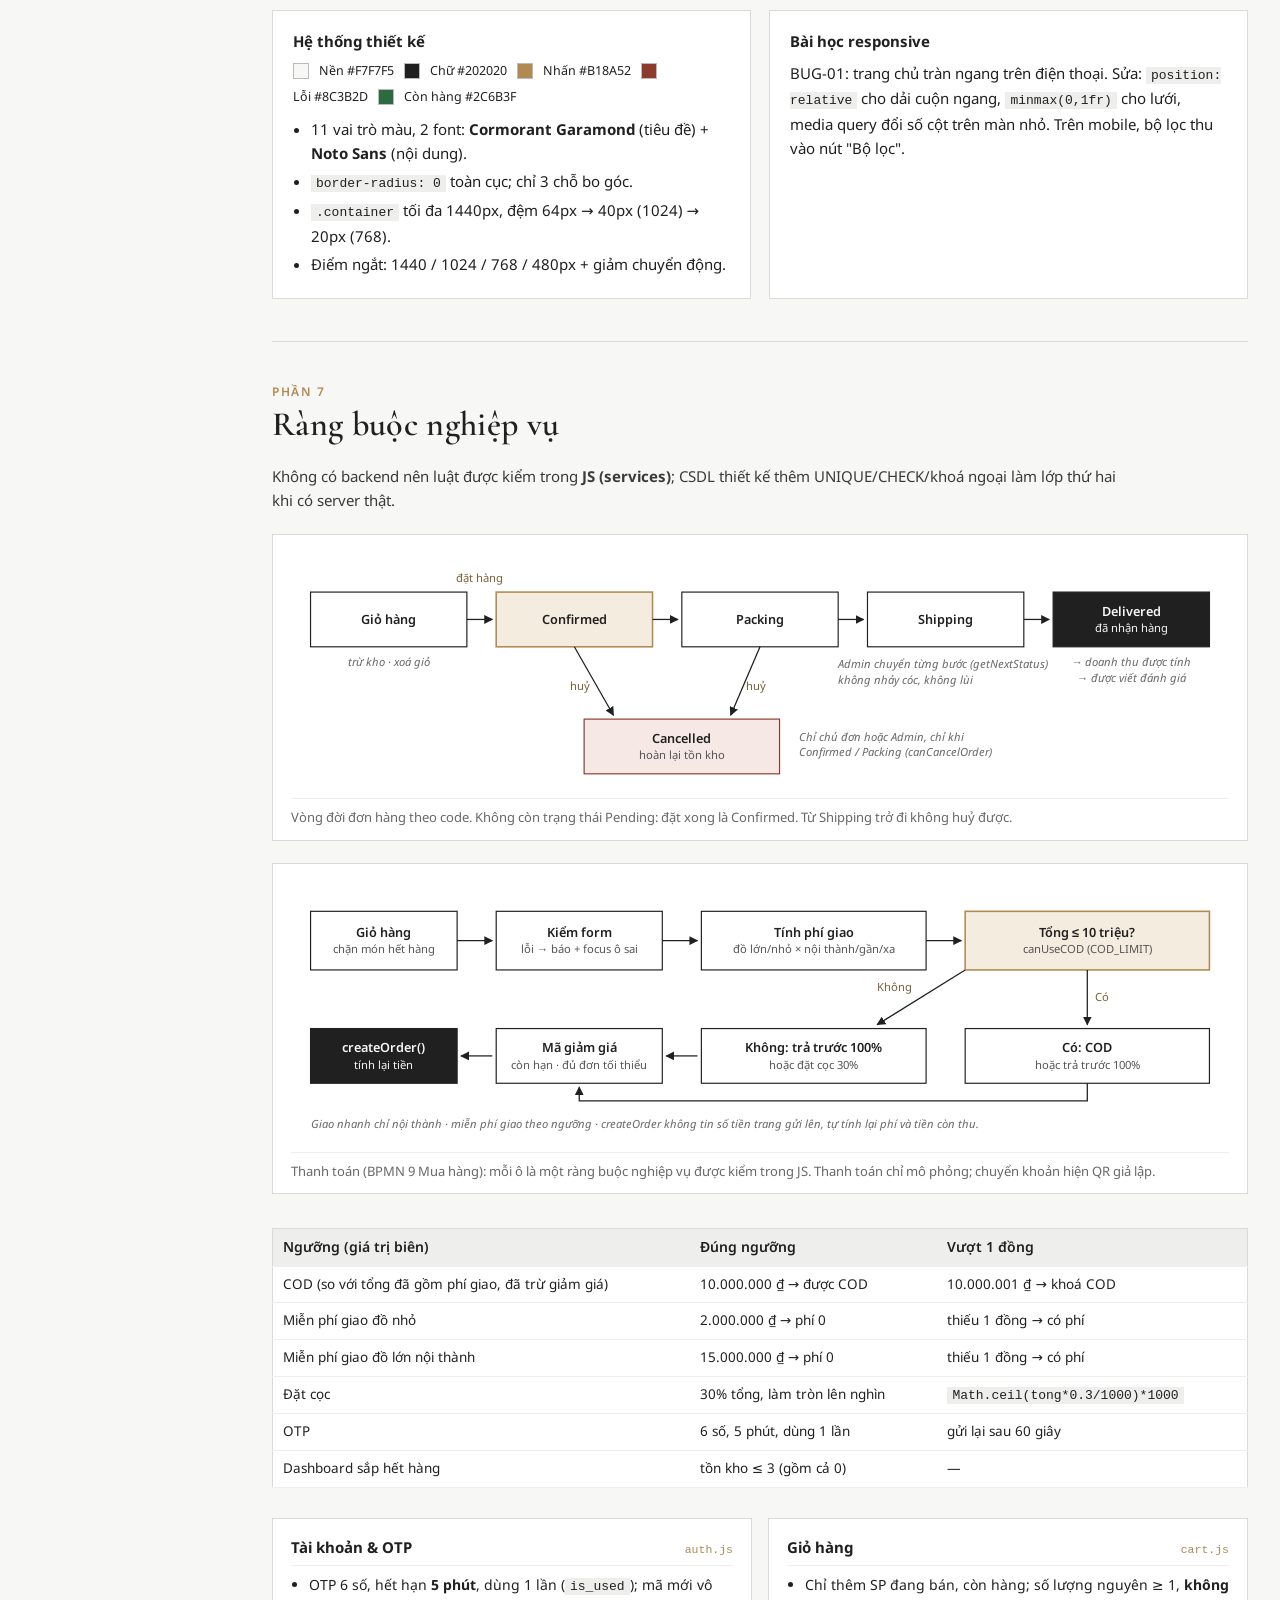
<file: RoomCraft — Ôn bảo vệ bằng sơ đồ.html>
<!DOCTYPE html>
<html lang="vi"><head><meta charset="utf-8">
<meta name="viewport" content="width=device-width, initial-scale=1">
<title>RoomCraft — Ôn bảo vệ bằng sơ đồ</title>
<link rel="preconnect" href="https://fonts.googleapis.com">
<link href="https://fonts.googleapis.com/css2?family=Cormorant+Garamond:wght@500;600&family=Noto+Sans:wght@400;600&display=swap" rel="stylesheet">
<style>:root{--bg:#F7F7F5;--card:#FFFFFF;--ink:#202020;--mut:#686868;--line:#DADAD7;--acc:#B18A52;--accbg:#F4ECDF;--errbg:#F6E9E5}
*{box-sizing:border-box}
html{scroll-behavior:smooth;scroll-padding-top:72px}
body{margin:0;background:var(--bg);color:var(--ink);font-family:"Noto Sans",system-ui,sans-serif;font-size:15px;line-height:1.6}
h1,h2,h3,.brand{font-family:"Cormorant Garamond",Georgia,serif;font-weight:600;letter-spacing:.01em}
h1{font-size:44px;line-height:1.1;margin:0 0 12px}
h2{font-size:34px;line-height:1.15;margin:4px 0 20px}
h3{font-size:24px;margin:36px 0 12px}
h4{font-size:15px;margin:0 0 8px}
h5{font-size:12.5px;margin:0 0 4px;text-transform:uppercase;letter-spacing:.06em;color:var(--acc)}
code{font-family:ui-monospace,Consolas,monospace;font-size:13px;background:#EEEEEC;padding:1px 5px}
.top{position:sticky;top:0;z-index:5;display:flex;align-items:center;gap:24px;padding:14px 32px;background:rgba(247,247,245,.95);border-bottom:1px solid var(--line)}
.top p{margin:0;color:var(--mut);font-size:13px}
.brand{font-size:24px;letter-spacing:.32em}
.wrap{display:grid;grid-template-columns:240px minmax(0,1fr);max-width:1320px;margin:0 auto}
.side{position:sticky;top:64px;align-self:start;display:flex;flex-direction:column;padding:28px 12px 28px 32px;gap:2px}
.side a{color:var(--ink);text-decoration:none;font-size:13.5px;padding:7px 10px;border-left:2px solid transparent}
.side a:hover{border-left-color:var(--acc);background:#EFEDE8}
main{padding:28px 32px 80px;min-width:0}
.intro{padding:24px 0 8px}.intro p{max-width:760px;color:var(--mut)}
section{padding:40px 0 24px;border-top:1px solid var(--line)}
.ov{margin:0;font-size:12px;letter-spacing:.14em;text-transform:uppercase;color:var(--acc);font-weight:600}
.lead{max-width:860px;color:#3a3a3a}
.pitch{background:var(--ink);color:#F7F7F5;padding:22px 26px;margin-bottom:22px}
.pitch .ov{color:#D9BC8C}.pitch p{margin:6px 0 0}
figure.dg{margin:22px 0;background:var(--card);border:1px solid var(--line);padding:18px 18px 12px}
figure.dg svg{width:100%;height:auto;display:block}
figcaption{margin-top:10px;font-size:13px;color:var(--mut);border-top:1px solid #EEEEEC;padding-top:8px}
svg .bx{fill:#FFFFFF;stroke:#202020;stroke-width:1.2}
svg .bx.acc{fill:#F4ECDF;stroke:#B18A52;stroke-width:1.6}
svg .bx.dark{fill:#202020;stroke:#202020}
svg .bx.ext{fill:#FFFFFF;stroke:#686868;stroke-dasharray:5 4}
svg .bx.warn{fill:#F6E9E5;stroke:#8C3B2D}
svg .zone{fill:#FBFAF7;stroke:#B18A52;stroke-dasharray:7 5;stroke-width:1.2}
svg .tt{fill:#202020;font-weight:600;font-family:"Noto Sans",sans-serif}
svg .ts{fill:#555;font-family:"Noto Sans",sans-serif}
svg .inv{fill:#F7F7F5}
svg .lbl{fill:#7A6038;font-size:11.5px;font-family:"Noto Sans",sans-serif}
svg .note{fill:#686868;font-size:11.5px;font-style:italic;font-family:"Noto Sans",sans-serif}
svg .hd{fill:#B18A52;font-size:11.5px;font-weight:600;letter-spacing:.08em;font-family:"Noto Sans",sans-serif}
svg .ar{fill:none;stroke:#202020;stroke-width:1.3}
svg .ar.thin{stroke:#9a9a9a;stroke-width:1}
svg .ar.dash{stroke-dasharray:5 4}
svg .ar.hl{stroke:#B18A52;stroke-width:1.8}
svg .dot{fill:#B18A52;stroke:#202020}
.two{display:grid;grid-template-columns:repeat(2,minmax(0,1fr));gap:18px;margin:18px 0}
.card{background:var(--card);border:1px solid var(--line);padding:18px 20px}
.card.warn{border-color:#D9B5AD;background:var(--errbg);margin:18px 0}
.card ul{margin:0;padding-left:18px}.card li{margin:4px 0}
.card p{margin:0}
table{width:100%;border-collapse:collapse;font-size:14px}
th,td{text-align:left;vertical-align:top;padding:7px 10px;border-bottom:1px solid #EEEEEC}
th{white-space:nowrap;font-weight:600}
table.map{background:var(--card);border:1px solid var(--line);margin:12px 0}
table.map tr:first-child th{background:#EEEEEC}
.tf th{color:var(--acc)}
.nums{display:grid;grid-template-columns:repeat(4,minmax(0,1fr));gap:1px;background:var(--line);border:1px solid var(--line);margin:22px 0}
.num{background:var(--card);padding:14px 16px}
.num b{display:block;font-family:"Cormorant Garamond",serif;font-size:28px;line-height:1.1}
.num span{font-size:12.5px;color:var(--mut)}
.say{background:var(--accbg);border-left:3px solid var(--acc);padding:12px 16px;margin:18px 0}
.say span{display:block;font-size:11.5px;letter-spacing:.12em;text-transform:uppercase;color:var(--acc);font-weight:600;margin-bottom:2px}
.keys{display:grid;grid-template-columns:repeat(2,minmax(0,1fr));gap:12px}
.keys>div{background:var(--card);border:1px solid var(--line);padding:14px 16px}
.keys p{margin:0;font-size:13.5px}
.ucg{display:grid;grid-template-columns:repeat(4,minmax(0,1fr));gap:10px;margin:14px 0}
.ucg>div{background:var(--card);border:1px solid var(--line);padding:12px 14px}
.ucg>div>b{display:block;font-size:14px}.ucg span{font-size:13px;color:var(--mut)}
.ucg .ucn{background:var(--accbg);border-color:#E3D2B5}
.chips{display:flex;flex-wrap:wrap;gap:8px}
.chips span{background:var(--card);border:1px solid var(--line);padding:6px 12px;font-size:13px}
.chips .hi{background:var(--ink);color:#F7F7F5;border-color:var(--ink)}
.sw{display:flex;flex-wrap:wrap;align-items:center;gap:6px 10px;font-size:12.5px;margin-bottom:10px}
.sw i{display:inline-block;width:16px;height:16px;border:1px solid #bbb}
.rules{display:grid;grid-template-columns:repeat(2,minmax(0,1fr));gap:16px;margin:18px 0}
.rule{background:var(--card);border:1px solid var(--line);padding:16px 18px}
.rule-h{display:flex;justify-content:space-between;align-items:baseline;gap:10px;border-bottom:1px solid #EEEEEC;margin-bottom:8px;padding-bottom:6px}
.rule h4{margin:0}.tag{font-size:11.5px;color:var(--acc);font-family:ui-monospace,monospace}
.rule ul{margin:0;padding-left:18px;font-size:14px}.rule li{margin:5px 0}
.flows{display:grid;gap:16px}
.flow{background:var(--card);border:1px solid var(--line);padding:14px 16px}
.flow.hl{border-color:var(--acc);background:#FCF8F1}
.flow h4{margin-bottom:10px}
.flow ol{list-style:none;margin:0;padding:0;display:flex;flex-wrap:wrap;gap:8px 0;counter-reset:s}
.flow li{counter-increment:s;position:relative;flex:1 1 140px;padding:8px 26px 8px 12px;border-left:2px solid var(--ink);margin-right:6px}
.flow li::after{content:"→";position:absolute;right:6px;top:8px;color:var(--acc);font-weight:600}
.flow li:last-child::after{content:""}
.flow li b{display:block;font-size:13.5px}.flow li b::before{content:counter(s) ". ";color:var(--acc)}
.flow li span{font-size:12.5px;color:var(--mut)}
.kn{display:grid;grid-template-columns:repeat(2,minmax(0,1fr));gap:12px}
.kn>div{background:var(--card);border:1px solid var(--line);padding:14px 18px}
.kn p{margin:0;font-size:14px}
.qa details{background:var(--card);border:1px solid var(--line);margin:8px 0}
.qa summary{cursor:pointer;padding:12px 16px;font-weight:600;list-style:none}
.qa summary::-webkit-details-marker{display:none}
.qa summary::before{content:"+";display:inline-block;width:20px;color:var(--acc)}
.qa details[open] summary::before{content:"–"}
.qa .ans{padding:0 16px 14px 36px;color:#333}
footer{margin-top:48px;color:var(--mut);font-size:12.5px}
@media (max-width:1000px){.wrap{grid-template-columns:1fr}.side{position:static;flex-direction:row;overflow-x:auto;padding:10px 16px;border-bottom:1px solid var(--line)}.side a{white-space:nowrap;border-left:0;border-bottom:2px solid transparent}.ucg{grid-template-columns:repeat(2,minmax(0,1fr))}}
@media (max-width:700px){main{padding:16px 16px 60px}.two,.rules,.keys,.kn{grid-template-columns:1fr}.nums{grid-template-columns:repeat(2,minmax(0,1fr))}h1{font-size:34px}h2{font-size:28px}.top{padding:12px 16px}.top p{display:none}figure.dg{padding:10px;overflow-x:auto}figure.dg svg{min-width:640px}}
pre{background:#202020;color:#F1EEE8;padding:14px 16px;overflow-x:auto;font-size:12.5px;line-height:1.55;margin:6px 0}
pre code{background:none;padding:0;color:inherit;font-size:12.5px}
pre.tree{background:#FBFAF7;color:#202020;border:1px solid #EEEEEC;font-size:12.5px}
.small{font-size:13px;color:var(--mut);margin:4px 0 0}
.tw{overflow-x:auto;margin:14px 0}
.tw table{background:var(--card);border:1px solid var(--line)}
.tw tr:first-child th{background:#EEEEEC}
.tw td{font-size:13.5px}
svg .lane{fill:#FFFFFF;stroke:#BDBDB8}
svg .lanehd{fill:#EEEEEC;stroke:#BDBDB8}
svg .ev{fill:#FFFFFF;stroke:#202020;stroke-width:1.5}
svg .ev.end{stroke-width:3.5}
svg .ev.err{stroke:#8C3B2D}
.tcs{display:grid;grid-template-columns:repeat(4,minmax(0,1fr));gap:10px;margin:14px 0}
.tc{background:var(--card);border:1px solid var(--line);border-top:3px solid #999;padding:10px 12px}
.tc b{font-family:ui-monospace,Consolas,monospace;font-size:13px}
.tc ul{margin:6px 0 0;padding-left:16px;font-size:12.5px;color:#444}
.tc.g1{border-top-color:#202020}.tc.g2{border-top-color:#B18A52}.tc.g3{border-top-color:#2C6B3F}
.tc.g4{border-top-color:#6B5B8C}.tc.g5{border-top-color:#8C3B2D}.tc.g6{border-top-color:#9a9a9a}
.draw{background:var(--ink);color:#F7F7F5;padding:20px 24px;margin:18px 0}
.draw button,.mini{font:inherit;font-size:13.5px;font-weight:600;padding:8px 16px;border:1px solid var(--acc);background:var(--acc);color:#fff;cursor:pointer}
.mini{padding:4px 12px;font-size:12.5px;margin-left:8px}
.draw .muted{color:#BDB8AE;margin:12px 0 0}
.draw .dq{font-size:18px;font-weight:600;margin:14px 0 10px}
.draw .da{margin-top:10px;color:#E9E4DA;border-left:3px solid var(--acc);padding-left:12px}
.qg h3{margin-top:28px}
@media (max-width:1000px){.tcs{grid-template-columns:repeat(2,minmax(0,1fr))}}
@media (max-width:700px){.tcs{grid-template-columns:1fr}}
</style></head>
<body>
<header class="top"><div class="brand">ROOMCRAFT</div><p>Tài liệu ôn bảo vệ — Nhóm 7 · Phát triển Web Kinh Doanh</p></header>
<div class="wrap">
<nav class="side"><a href="#cach-on">0. Cách ôn cả nhóm</a><a href="#tong-quan">1. Tổng quan & pain point</a><a href="#quy-trinh">2. Quy trình & làm việc nhóm</a><a href="#du-lieu-3d">3. Dữ liệu nguồn & 3D</a><a href="#kien-truc">4. Kiến trúc & cách chạy</a><a href="#local">5. localStorage chi tiết</a><a href="#thiet-ke">6. Thiết kế hệ thống</a><a href="#rang-buoc">7. Ràng buộc nghiệp vụ</a><a href="#luong">8. Các luồng chính</a><a href="#code">9. Code tiêu biểu</a><a href="#kiem-thu">10. Kiểm thử</a><a href="#ket-qua">11. Kết quả & hướng phát triển</a><a href="#kien-thuc">12. Kiến thức môn học</a><a href="#cau-hoi">13. Ngân hàng câu hỏi</a></nav>
<main>
<div class="intro"><h1>Hiểu cả đồ án qua sơ đồ</h1>
<p>14 phần, 20 sơ đồ, 52 câu hỏi có gợi ý. Đọc theo thứ tự: vì sao làm → làm thế nào → dữ liệu → kiến trúc → thiết kế → luật → luồng → code → kiểm thử → kết quả → kiến thức môn → tự kiểm tra.</p></div>

<section id="cach-on">
<p class="ov">Phần 0</p><h2>Cách ôn cả nhóm</h2>
<div class="two">
<div class="card"><h4>Thầy bốc ai hỏi nấy → ai cũng phải nắm cả đồ án</h4><ul>
<li><b>Lượt 1 (30 phút):</b> mỗi người đọc hết phần 1–8, chỉ xem sơ đồ và khung "Nói miệng".</li>
<li><b>Lượt 2:</b> mỗi người nhận 2–3 phần để đọc kỹ, rồi giảng lại cho cả nhóm trong 3 phút.</li>
<li><b>Lượt 3:</b> bấm "Bốc câu ngẫu nhiên" bên dưới, gọi tên một người trả lời trong 30 giây, người khác chấm.</li></ul></div>
<div class="card"><h4>Công thức trả lời</h4><ul>
<li><b>Câu thường:</b> trả lời 1 câu → nêu 1 ví dụ trong đồ án → chỉ chỗ trong báo cáo (chương/bảng).</li>
<li><b>Câu bẫy:</b> Thừa nhận → Lý do chọn → Hướng phát triển. Không né, không chối.</li>
<li><b>Không chắc số liệu:</b> nói "theo bảng … trong báo cáo", không tự cộng trừ.</li></ul></div>
</div>
<div class="draw" id="draw"><button type="button" id="btnDraw">Bốc câu ngẫu nhiên</button>
<div id="drawOut"><p class="muted">Bấm nút để bốc một câu trong ngân hàng câu hỏi (phần 13).</p></div></div>
</section>
<section id="tong-quan">
<p class="ov">Phần 1</p><h2>Tổng quan &amp; pain point</h2>
<div class="pitch"><p class="ov">Nói trong 30 giây</p>
<p>RoomCraft là website thương mại điện tử nội thất <b>lấy căn phòng làm điểm bắt đầu</b>. Người mua xem một phòng mẫu đẹp,
bấm vào món đồ ngay trong ảnh, xoay mô hình 3D rồi thêm vào giỏ — cảm hứng và mua hàng trên cùng một màn hình.
Nhóm chủ động làm web tĩnh (HTML/CSS/JS + JSON + localStorage), MySQL chỉ thiết kế, OTP và thanh toán mô phỏng,
để dồn sức cho 3 tính năng đặc trưng trong một học kỳ.</p></div>
<figure class="dg"><svg viewBox="0 0 960 110" role="img" aria-label="Hành trình chính của đồ án (Explore Room → Discover Furniture → View 3D → Get Recommendation → Buy). Bước 2–3 là điểm khác biệt so với web bán nội thất thông thường." xmlns="http://www.w3.org/2000/svg"><defs><marker id="ah" viewBox="0 0 10 10" refX="9" refY="5" markerWidth="7" markerHeight="7" orient="auto-start-reverse"><path d="M0,0 L10,5 L0,10 z" fill="#202020"/></marker><marker id="ah2" viewBox="0 0 10 10" refX="9" refY="5" markerWidth="7" markerHeight="7" orient="auto-start-reverse"><path d="M0,0 L10,5 L0,10 z" fill="#B18A52"/></marker><marker id="tri" viewBox="0 0 12 12" refX="11" refY="6" markerWidth="11" markerHeight="11" orient="auto"><path d="M0,0 L12,6 L0,12 z" fill="#FFFFFF" stroke="#202020"/></marker></defs>
<rect class="bx" x="20" y="20" width="172" height="70"/>
<text class="tt" x="106.0" y="42.5" font-size="13" text-anchor="middle">1. Khám phá phòng</text>
<text class="ts" x="106.0" y="59.5" font-size="11.5" text-anchor="middle">49 phòng · 7 phong cách</text>
<text class="ts" x="106.0" y="76.5" font-size="11.5" text-anchor="middle">UC3.1–3.2</text>
<polyline class="ar" points="194,55 208,55" marker-end="url(#ah)"/>
<rect class="bx acc" x="210" y="20" width="172" height="70"/>
<text class="tt" x="296.0" y="42.5" font-size="13" text-anchor="middle">2. Chọn đồ trong ảnh</text>
<text class="ts" x="296.0" y="59.5" font-size="11.5" text-anchor="middle">bấm hotspot → popup</text>
<text class="ts" x="296.0" y="76.5" font-size="11.5" text-anchor="middle">UC3.3</text>
<polyline class="ar" points="384,55 398,55" marker-end="url(#ah)"/>
<rect class="bx acc" x="400" y="20" width="172" height="70"/>
<text class="tt" x="486.0" y="42.5" font-size="13" text-anchor="middle">3. Xem 3D</text>
<text class="ts" x="486.0" y="59.5" font-size="11.5" text-anchor="middle">xoay · zoom · .glb</text>
<text class="ts" x="486.0" y="76.5" font-size="11.5" text-anchor="middle">UC3.4</text>
<polyline class="ar" points="574,55 588,55" marker-end="url(#ah)"/>
<rect class="bx" x="590" y="20" width="172" height="70"/>
<text class="tt" x="676.0" y="42.5" font-size="13" text-anchor="middle">4. Nhận gợi ý</text>
<text class="ts" x="676.0" y="59.5" font-size="11.5" text-anchor="middle">Complete Your Room</text>
<text class="ts" x="676.0" y="76.5" font-size="11.5" text-anchor="middle">UC3.5</text>
<polyline class="ar" points="764,55 778,55" marker-end="url(#ah)"/>
<rect class="bx dark" x="780" y="20" width="172" height="70"/>
<text class="tt inv" x="866.0" y="42.5" font-size="13" text-anchor="middle">5. Mua</text>
<text class="ts inv" x="866.0" y="59.5" font-size="11.5" text-anchor="middle">giỏ → thanh toán → đơn</text>
<text class="ts inv" x="866.0" y="76.5" font-size="11.5" text-anchor="middle">UC4.1–4.5</text>
</svg><figcaption>Hành trình chính của đồ án (Explore Room → Discover Furniture → View 3D → Get Recommendation → Buy). Bước 2–3 là điểm khác biệt so với web bán nội thất thông thường.</figcaption></figure>
<figure class="dg"><svg viewBox="0 0 960 350" role="img" aria-label="Bốn pain point ở Chương 1 và tính năng trả lời trực tiếp từng cái. Bối cảnh: nội thất online tăng mạnh nhưng tỉ lệ bỏ giỏ ~90%." xmlns="http://www.w3.org/2000/svg"><defs><marker id="ah" viewBox="0 0 10 10" refX="9" refY="5" markerWidth="7" markerHeight="7" orient="auto-start-reverse"><path d="M0,0 L10,5 L0,10 z" fill="#202020"/></marker><marker id="ah2" viewBox="0 0 10 10" refX="9" refY="5" markerWidth="7" markerHeight="7" orient="auto-start-reverse"><path d="M0,0 L10,5 L0,10 z" fill="#B18A52"/></marker><marker id="tri" viewBox="0 0 12 12" refX="11" refY="6" markerWidth="11" markerHeight="11" orient="auto"><path d="M0,0 L12,6 L0,12 z" fill="#FFFFFF" stroke="#202020"/></marker></defs>
<text class="hd" x="20" y="18" text-anchor="start">PAIN POINT (vấn đề của người mua)</text>
<text class="hd" x="940" y="18" text-anchor="end">GIẢI PHÁP CỦA ROOMCRAFT</text>
<rect class="bx warn" x="20" y="34" width="330" height="60"/>
<text class="tt" x="185.0" y="60.0" font-size="13" text-anchor="middle">Khó hình dung đồ trong phòng</text>
<text class="ts" x="185.0" y="77.0" font-size="11.5" text-anchor="middle">Ảnh nền trắng, mất ngữ cảnh</text>
<rect class="bx acc" x="610" y="34" width="330" height="60"/>
<text class="tt" x="775.0" y="60.0" font-size="13" text-anchor="middle">Shop the Room</text>
<text class="ts" x="775.0" y="77.0" font-size="11.5" text-anchor="middle">Ảnh phòng thật + hotspot gắn sản phẩm</text>
<polyline class="ar" points="352,64 606,64" marker-end="url(#ah)"/>
<text class="lbl" x="479" y="58" text-anchor="middle">V1 → giải bằng</text>
<rect class="bx warn" x="20" y="112" width="330" height="60"/>
<text class="tt" x="185.0" y="138.1" font-size="13" text-anchor="middle">Cảm hứng không mua ngay được</text>
<text class="ts" x="185.0" y="155.1" font-size="11.5" text-anchor="middle">Xem Pinterest rồi phải đi tìm từng món</text>
<rect class="bx acc" x="610" y="112" width="330" height="60"/>
<text class="tt" x="775.0" y="138.1" font-size="13" text-anchor="middle">Mua ngay trong ảnh</text>
<text class="ts" x="775.0" y="155.1" font-size="11.5" text-anchor="middle">Popup: chi tiết · thêm giỏ · thêm cả phòng</text>
<polyline class="ar" points="352,142 606,142" marker-end="url(#ah)"/>
<text class="lbl" x="479" y="136" text-anchor="middle">V2 → giải bằng</text>
<rect class="bx warn" x="20" y="190" width="330" height="60"/>
<text class="tt" x="185.0" y="216.1" font-size="13" text-anchor="middle">Không xem được 3D</text>
<text class="ts" x="185.0" y="233.1" font-size="11.5" text-anchor="middle">Sợ sai kích thước, màu, mặt sau</text>
<rect class="bx acc" x="610" y="190" width="330" height="60"/>
<text class="tt" x="775.0" y="216.1" font-size="13" text-anchor="middle">3D Product Viewer</text>
<text class="ts" x="775.0" y="233.1" font-size="11.5" text-anchor="middle">202 model .glb, xoay / zoom</text>
<polyline class="ar" points="352,220 606,220" marker-end="url(#ah)"/>
<text class="lbl" x="479" y="214" text-anchor="middle">V3 → giải bằng</text>
<rect class="bx warn" x="20" y="268" width="330" height="60"/>
<text class="tt" x="185.0" y="294.1" font-size="13" text-anchor="middle">Không biết mua gì cho đồng bộ</text>
<text class="ts" x="185.0" y="311.1" font-size="11.5" text-anchor="middle">Thiếu kiến thức phối đồ</text>
<rect class="bx acc" x="610" y="268" width="330" height="60"/>
<text class="tt" x="775.0" y="294.1" font-size="13" text-anchor="middle">Complete Your Room</text>
<text class="ts" x="775.0" y="311.1" font-size="11.5" text-anchor="middle">Gợi ý cùng phong cách, khác danh mục</text>
<polyline class="ar" points="352,298 606,298" marker-end="url(#ah)"/>
<text class="lbl" x="479" y="292" text-anchor="middle">V4 → giải bằng</text>
</svg><figcaption>Bốn pain point ở Chương 1 và tính năng trả lời trực tiếp từng cái. Bối cảnh: nội thất online tăng mạnh nhưng tỉ lệ bỏ giỏ ~90%.</figcaption></figure>
<div class="nums"><div class="num"><b>953 / 935</b><span>sản phẩm / đang hiển thị</span></div><div class="num"><b>49</b><span>phòng mẫu · 7 phong cách</span></div><div class="num"><b>1.353</b><span>hotspot · 597 sản phẩm</span></div><div class="num"><b>202 / 201</b><span>model 3D / đang hiển thị</span></div><div class="num"><b>25</b><span>trang · 17 khách + 8 admin</span></div><div class="num"><b>33 · 14</b><span>use case (7 nhóm) · BPMN</span></div><div class="num"><b>19</b><span>bảng MySQL · 6 nhóm</span></div><div class="num"><b>97,4–98,5%</b><span>đạt sau P3 · 7 cấu hình</span></div></div>
<h3>Bối cảnh (số liệu Chương 1)</h3>
<div class="tw"><table class="map"><tr><th>Khía cạnh</th><th>Số liệu dẫn chứng</th></tr><tr><td>Mua nội thất online tăng</td><td>Nội thất ~11% giá trị hàng hoá giao dịch online; doanh thu online ngành nội thất 25–30% (2024)</td></tr><tr><td>Cảm hứng từ mạng xã hội</td><td>Pinterest 619 triệu người dùng/tháng, có Shop the Look → thói quen "xem phòng đẹp trước"</td></tr><tr><td>Khó hình dung → bỏ giỏ</td><td>Thêm giỏ chỉ 10,0–10,5%, bỏ giỏ 90,0–90,5% (nội thất online VN, 2024)</td></tr><tr><td>Nhu cầu 3D</td><td>3D/AR giúp giảm hoàn trả do kỳ vọng sai lệch; nội thất giá trị cao, khó đổi trả</td></tr></table></div>
<h3>7 mục tiêu cụ thể</h3>
<div class="tw"><table class="map"><tr><th>Nhóm</th><th>Mục tiêu</th><th>Ghi nhớ</th></tr><tr><td>Core E-commerce</td><td>MT1: tài khoản, catalog, tìm/lọc, chi tiết, wishlist, giỏ, checkout, theo dõi, đánh giá</td><td>đánh giá chỉ khi đã nhận hàng; huỷ chỉ khi Confirmed/Packing</td></tr><tr><td>Room Experience</td><td>MT2 Shop the Room · MT3 3D Viewer · MT4 Complete Your Room</td><td>3 điểm nhấn của đồ án</td></tr><tr><td>Mở rộng</td><td>MT5 Đồ cũ · MT6 Chatbot · MT7 Admin</td><td>đồ cũ do Admin đăng; chatbot góc phải</td></tr></table></div>
<p class="lead"><b>Thứ tự phụ thuộc:</b> Dữ liệu &amp; Core E-commerce → Admin → Shop the Room → 3D → Complete Your Room → Đồ cũ → Chatbot.</p>
<div class="two">
<div class="card"><h4>MoSCoW</h4>
<table><tr><th>Must</th><td>Core E-commerce, Admin cơ bản, Shop the Room</td></tr>
<tr><th>Should</th><td>3D Viewer, Complete Your Room, Wishlist, Đồ cũ</td></tr>
<tr><th>Could</th><td>Chatbot, Dashboard, mã giảm giá</td></tr>
<tr><th>Won't</th><td>Người dùng tự đăng phòng/đồ cũ, Community, AR/VR tự làm, ML</td></tr></table></div>
<div class="card"><h4>Phạm vi &amp; giới hạn (chủ động chọn)</h4><ul>
<li>Web tĩnh, không backend; dữ liệu một máy, không đồng bộ.</li>
<li>MySQL chỉ thiết kế; OTP, thanh toán mô phỏng; Google đăng nhập thật.</li>
<li>Không ML: gợi ý theo luật (phong cách, danh mục, màu).</li>
<li>Dữ liệu mẫu: việt hoá, quy đổi VND, không phải giá thị trường.</li></ul></div>
</div>
<p class="say"><span>Nói miệng</span>Thị trường lớn nhưng bỏ giỏ tới 90% vì cảm hứng không dẫn tới hành động. RoomCraft biến ảnh phòng thành kệ hàng. Web tĩnh là giới hạn chủ động chọn, không phải thiếu năng lực.</p>
</section>
<section id="quy-trinh">
<p class="ov">Phần 2</p><h2>Quy trình &amp; làm việc nhóm</h2>
<figure class="dg"><svg viewBox="0 0 960 145" role="img" aria-label="Quy trình triển khai: tuần tự nhưng có vòng lặp ở bước kiểm thử – sửa lỗi. Lập trình theo Scrum với 3 giai đoạn: Core E-commerce → Room Experience → mở rộng." xmlns="http://www.w3.org/2000/svg"><defs><marker id="ah" viewBox="0 0 10 10" refX="9" refY="5" markerWidth="7" markerHeight="7" orient="auto-start-reverse"><path d="M0,0 L10,5 L0,10 z" fill="#202020"/></marker><marker id="ah2" viewBox="0 0 10 10" refX="9" refY="5" markerWidth="7" markerHeight="7" orient="auto-start-reverse"><path d="M0,0 L10,5 L0,10 z" fill="#B18A52"/></marker><marker id="tri" viewBox="0 0 12 12" refX="11" refY="6" markerWidth="11" markerHeight="11" orient="auto"><path d="M0,0 L12,6 L0,12 z" fill="#FFFFFF" stroke="#202020"/></marker></defs>
<rect class="bx" x="20" y="30" width="122" height="56"/>
<text class="tt" x="81.0" y="54.0" font-size="13" text-anchor="middle">Ý tưởng</text>
<text class="ts" x="81.0" y="71.0" font-size="11.5" text-anchor="middle">chốt phạm vi</text>
<polyline class="ar" points="143,58 153,58" marker-end="url(#ah)"/>
<rect class="bx" x="154" y="30" width="122" height="56"/>
<text class="tt" x="215.0" y="54.0" font-size="13" text-anchor="middle">Dữ liệu</text>
<text class="ts" x="215.0" y="71.0" font-size="11.5" text-anchor="middle">crawl · làm sạch</text>
<polyline class="ar" points="277,58 287,58" marker-end="url(#ah)"/>
<rect class="bx" x="288" y="30" width="122" height="56"/>
<text class="tt" x="349.0" y="54.0" font-size="13" text-anchor="middle">Phân tích–TK</text>
<text class="ts" x="349.0" y="71.0" font-size="11.5" text-anchor="middle">UC · BPMN · ERD</text>
<polyline class="ar" points="411,58 421,58" marker-end="url(#ah)"/>
<rect class="bx" x="422" y="30" width="122" height="56"/>
<text class="tt" x="483.0" y="54.0" font-size="13" text-anchor="middle">Tạo 3D</text>
<text class="ts" x="483.0" y="71.0" font-size="11.5" text-anchor="middle">Hunyuan3D-2</text>
<polyline class="ar" points="545,58 555,58" marker-end="url(#ah)"/>
<rect class="bx acc" x="556" y="30" width="122" height="56"/>
<text class="tt" x="617.0" y="54.0" font-size="13" text-anchor="middle">Lập trình</text>
<text class="ts" x="617.0" y="71.0" font-size="11.5" text-anchor="middle">~3 tuần · 5 người</text>
<polyline class="ar" points="679,58 689,58" marker-end="url(#ah)"/>
<rect class="bx acc" x="690" y="30" width="122" height="56"/>
<text class="tt" x="751.0" y="54.0" font-size="13" text-anchor="middle">Kiểm thử</text>
<text class="ts" x="751.0" y="71.0" font-size="11.5" text-anchor="middle">P0 → P3</text>
<polyline class="ar" points="813,58 823,58" marker-end="url(#ah)"/>
<rect class="bx" x="824" y="30" width="122" height="56"/>
<text class="tt" x="885.0" y="54.0" font-size="13" text-anchor="middle">Báo cáo</text>
<text class="ts" x="885.0" y="71.0" font-size="11.5" text-anchor="middle">minh chứng</text>
<polyline class="ar hl" points="751.0,86 751.0,116 617.0,116 617.0,90" marker-end="url(#ah2)"/>
<text class="lbl" x="684.0" y="132" text-anchor="middle">lặp: sửa theo kết quả kiểm thử</text>
</svg><figcaption>Quy trình triển khai: tuần tự nhưng có vòng lặp ở bước kiểm thử – sửa lỗi. Lập trình theo Scrum với 3 giai đoạn: Core E-commerce → Room Experience → mở rộng.</figcaption></figure>
<div class="tw"><table class="map"><tr><th>Thành viên</th><th>Phạm vi chính</th></tr><tr><td>Quỳnh Kha</td><td>Khung dùng chung, xác thực, hồ sơ; duyệt Pull Request và tích hợp mã nguồn</td></tr><tr><td>Bảo Duy</td><td>Trang chủ, khám phá không gian, chi tiết phòng &amp; hotspot; quản trị phòng mẫu</td></tr><tr><td>Nguyên Khôi</td><td>Danh sách/chi tiết sản phẩm, Wishlist, thẻ sản phẩm dùng chung; quản trị sản phẩm, danh mục</td></tr><tr><td>Phương Anh</td><td>Giỏ hàng, thanh toán, đơn hàng; quản trị đơn hàng và Dashboard</td></tr><tr><td>Như Huyền</td><td>Đồ cũ, chatbot; quản trị người dùng và đánh giá</td></tr></table></div>
<figure class="dg"><svg viewBox="0 0 960 236" role="img" aria-label="Làm việc nhóm bằng Git/GitHub: mỗi phân hệ một nhánh, gửi Pull Request, được xem xét rồi mới hợp nhất vào main." xmlns="http://www.w3.org/2000/svg"><defs><marker id="ah" viewBox="0 0 10 10" refX="9" refY="5" markerWidth="7" markerHeight="7" orient="auto-start-reverse"><path d="M0,0 L10,5 L0,10 z" fill="#202020"/></marker><marker id="ah2" viewBox="0 0 10 10" refX="9" refY="5" markerWidth="7" markerHeight="7" orient="auto-start-reverse"><path d="M0,0 L10,5 L0,10 z" fill="#B18A52"/></marker><marker id="tri" viewBox="0 0 12 12" refX="11" refY="6" markerWidth="11" markerHeight="11" orient="auto"><path d="M0,0 L12,6 L0,12 z" fill="#FFFFFF" stroke="#202020"/></marker></defs>
<line class="ar" x1="30" y1="50" x2="930" y2="50"/>
<text class="hd" x="30" y="36" text-anchor="start">main (nhánh chính — luôn chạy được)</text>
<polyline class="ar dash" points="110,50 110,120 470,120 470,56" marker-end="url(#ah)"/>
<polyline class="ar dash" points="300,50 300,165 720,165 720,56" marker-end="url(#ah)"/>
<circle class="dot" cx="170" cy="120" r="6"/>
<circle class="dot" cx="240" cy="120" r="6"/>
<circle class="dot" cx="320" cy="120" r="6"/>
<circle class="dot" cx="380" cy="165" r="6"/>
<circle class="dot" cx="470" cy="165" r="6"/>
<circle class="dot" cx="560" cy="165" r="6"/>
<circle class="dot" cx="640" cy="165" r="6"/>
<text class="lbl" x="120" y="112" text-anchor="start">nhánh trang của 1 thành viên</text>
<text class="lbl" x="310" y="157" text-anchor="start">nhánh phân hệ khác</text>
<rect class="bx acc" x="482" y="72" width="130" height="32"/>
<text class="tt" x="547.0" y="92.2" font-size="12" text-anchor="middle">Pull Request</text>
<rect class="bx acc" x="732" y="108" width="130" height="32"/>
<text class="tt" x="797.0" y="128.2" font-size="12" text-anchor="middle">Pull Request</text>
<rect class="bx dark" x="770" y="150" width="170" height="44"/>
<text class="tt inv" x="855.0" y="168.2" font-size="12" text-anchor="middle">Trưởng nhóm xem xét</text>
<text class="ts inv" x="855.0" y="184.2" font-size="10.5" text-anchor="middle">rồi mới merge</text>
<text class="note" x="30" y="222" text-anchor="start">164 commit · 14 PR (đến 06/11). Quy ước: mỗi người sửa file trang mình; file dùng chung (store.js, base.css, header) phải qua trưởng nhóm duyệt.</text>
</svg><figcaption>Làm việc nhóm bằng Git/GitHub: mỗi phân hệ một nhánh, gửi Pull Request, được xem xét rồi mới hợp nhất vào main.</figcaption></figure>
<div class="card warn"><h4>3 vấn đề làm nhóm đã gặp (nói thật, kèm bài học)</h4><ul>
<li><b>Ghi đè mã người khác:</b> commit 25/10 làm mất lệnh nạp dữ liệu ở 3 trang admin, đến kiểm thử chéo 27/10 mới phát hiện.</li>
<li><b>Xung đột khi gộp nhánh</b> ở file dùng chung.</li>
<li><b>Sửa file chung ảnh hưởng mọi người:</b> tăng DATA_VERSION từng làm mất tài khoản tự tạo → bổ sung keepLocalData.</li></ul></div>
</section>
<section id="du-lieu-3d">
<p class="ov">Phần 3</p><h2>Dữ liệu nguồn &amp; mô hình 3D</h2>
<figure class="dg"><svg viewBox="0 0 960 145" role="img" aria-label="Dữ liệu đi từ nguồn crawl đến trình duyệt. Sửa 23 sản phẩm trùng tên sau khi dịch, hạ tỉ lệ hết hàng từ 47% xuống 7,6%." xmlns="http://www.w3.org/2000/svg"><defs><marker id="ah" viewBox="0 0 10 10" refX="9" refY="5" markerWidth="7" markerHeight="7" orient="auto-start-reverse"><path d="M0,0 L10,5 L0,10 z" fill="#202020"/></marker><marker id="ah2" viewBox="0 0 10 10" refX="9" refY="5" markerWidth="7" markerHeight="7" orient="auto-start-reverse"><path d="M0,0 L10,5 L0,10 z" fill="#B18A52"/></marker><marker id="tri" viewBox="0 0 12 12" refX="11" refY="6" markerWidth="11" markerHeight="11" orient="auto"><path d="M0,0 L12,6 L0,12 z" fill="#FFFFFF" stroke="#202020"/></marker></defs>
<rect class="bx" x="16" y="40" width="136" height="58"/>
<text class="tt" x="84.0" y="65.0" font-size="13" text-anchor="middle">Website bán lẻ</text>
<text class="ts" x="84.0" y="82.0" font-size="11.5" text-anchor="middle">crawl HTML tự động</text>
<polyline class="ar" points="154,69 174,69" marker-end="url(#ah)"/>
<text class="lbl" x="164.0" y="30" text-anchor="middle">tải về</text>
<rect class="bx" x="176" y="40" width="136" height="58"/>
<text class="tt" x="244.0" y="65.0" font-size="13" text-anchor="middle">7 file CSV</text>
<text class="ts" x="244.0" y="82.0" font-size="11.5" text-anchor="middle">raw · theo phong cách</text>
<polyline class="ar" points="314,69 334,69" marker-end="url(#ah)"/>
<text class="lbl" x="324.0" y="30" text-anchor="middle">vá lỗi</text>
<rect class="bx" x="336" y="40" width="136" height="58"/>
<text class="tt" x="404.0" y="65.0" font-size="13" text-anchor="middle">Bản vá</text>
<text class="ts" x="404.0" y="82.0" font-size="11.5" text-anchor="middle">patched/</text>
<polyline class="ar" points="474,69 494,69" marker-end="url(#ah)"/>
<text class="lbl" x="484.0" y="30" text-anchor="middle">việt hoá · VND</text>
<rect class="bx" x="496" y="40" width="136" height="58"/>
<text class="tt" x="564.0" y="65.0" font-size="13" text-anchor="middle">masterdata_vi.csv</text>
<text class="ts" x="564.0" y="82.0" font-size="11.5" text-anchor="middle">bảng đối chiếu</text>
<polyline class="ar" points="634,69 654,69" marker-end="url(#ah)"/>
<text class="lbl" x="644.0" y="30" text-anchor="middle">xuất JSON</text>
<rect class="bx acc" x="656" y="40" width="136" height="58"/>
<text class="tt" x="724.0" y="65.0" font-size="13" text-anchor="middle">data/json</text>
<text class="ts" x="724.0" y="82.0" font-size="11.5" text-anchor="middle">13 file + wards</text>
<polyline class="ar" points="794,69 814,69" marker-end="url(#ah)"/>
<text class="lbl" x="804.0" y="30" text-anchor="middle">loadData()</text>
<rect class="bx dark" x="816" y="40" width="136" height="58"/>
<text class="tt inv" x="884.0" y="65.0" font-size="13" text-anchor="middle">localStorage</text>
<text class="ts inv" x="884.0" y="82.0" font-size="11.5" text-anchor="middle">rc_* khi chạy</text>
<text class="note" x="16" y="130" text-anchor="start">7 việc xử lý: rà thiếu/trùng · chuẩn hoá phong cách, danh mục · dịch tiếng Việt · đổi giá sang VND · gộp nhóm chất liệu/màu · thêm mã định danh · chọn &amp; nén ảnh</text>
</svg><figcaption>Dữ liệu đi từ nguồn crawl đến trình duyệt. Sửa 23 sản phẩm trùng tên sau khi dịch, hạ tỉ lệ hết hàng từ 47% xuống 7,6%.</figcaption></figure>
<div class="tw"><table class="map"><tr><th>Đối tượng</th><th>Số lượng</th><th>Nằm ở</th></tr><tr><td>Sản phẩm mới</td><td>953 (935 hiển thị, 18 ẩn)</td><td>data/json/products.json</td></tr><tr><td>Danh mục</td><td>25 = 3 cha + 22 con</td><td>categories.json</td></tr><tr><td>Phong cách</td><td>7: Bohemian, Coastal, Farmhouse, Glam, Mid-century Modern, Scandinavian, Traditional</td><td>styles.json</td></tr><tr><td>Đồ cũ</td><td>18</td><td>used_products.json → gộp vào products</td></tr><tr><td>Phòng mẫu · hotspot</td><td>49 phòng · 1.353 hotspot (597 sản phẩm)</td><td>rooms.json · room_hotspots.json</td></tr><tr><td>Model 3D</td><td>202 file .glb (201 hiển thị)</td><td>assets/models · trường model_3d_url</td></tr><tr><td>Đơn · đánh giá · tài khoản mẫu</td><td>150 · 194 (193 hiển thị) · 46 (45 user + 1 admin)</td><td>orders · reviews · users.json</td></tr></table></div>
<figure class="dg"><svg viewBox="0 0 960 246" role="img" aria-label="Pipeline tạo mô hình 3D từ 1 ảnh sản phẩm. AI tiết kiệm chi phí nhưng bước kiểm tra bằng mắt từng model là bắt buộc." xmlns="http://www.w3.org/2000/svg"><defs><marker id="ah" viewBox="0 0 10 10" refX="9" refY="5" markerWidth="7" markerHeight="7" orient="auto-start-reverse"><path d="M0,0 L10,5 L0,10 z" fill="#202020"/></marker><marker id="ah2" viewBox="0 0 10 10" refX="9" refY="5" markerWidth="7" markerHeight="7" orient="auto-start-reverse"><path d="M0,0 L10,5 L0,10 z" fill="#B18A52"/></marker><marker id="tri" viewBox="0 0 12 12" refX="11" refY="6" markerWidth="11" markerHeight="11" orient="auto"><path d="M0,0 L12,6 L0,12 z" fill="#FFFFFF" stroke="#202020"/></marker></defs>
<rect class="bx" x="16" y="30" width="150" height="58"/>
<text class="tt" x="91.0" y="55.0" font-size="13" text-anchor="middle">Chọn 235 món</text>
<text class="ts" x="91.0" y="72.0" font-size="11.5" text-anchor="middle">nội thất (không decor)</text>
<rect class="bx" x="196" y="30" width="150" height="58"/>
<text class="tt" x="271.0" y="55.0" font-size="13" text-anchor="middle">Kaggle Dataset</text>
<text class="ts" x="271.0" y="72.0" font-size="11.5" text-anchor="middle">ảnh nén theo phong cách</text>
<rect class="bx acc" x="376" y="30" width="170" height="58"/>
<text class="tt" x="461.0" y="55.0" font-size="13" text-anchor="middle">Hunyuan3D-2</text>
<text class="ts" x="461.0" y="72.0" font-size="11.5" text-anchor="middle">GPU T4 ×2 · 2 worker</text>
<rect class="bx" x="576" y="30" width="170" height="58"/>
<text class="tt" x="661.0" y="55.0" font-size="13" text-anchor="middle">Tách nền → dựng hình</text>
<text class="ts" x="661.0" y="72.0" font-size="11.5" text-anchor="middle">→ vẽ texture → .glb</text>
<rect class="bx acc" x="776" y="30" width="168" height="58"/>
<text class="tt" x="860.0" y="55.0" font-size="13" text-anchor="middle">Kiểm từng model</text>
<text class="ts" x="860.0" y="72.0" font-size="11.5" text-anchor="middle">gltf-viewer, xoay đủ mặt</text>
<polyline class="ar" points="166,59 192,59" marker-end="url(#ah)"/>
<polyline class="ar" points="346,59 372,59" marker-end="url(#ah)"/>
<polyline class="ar" points="546,59 572,59" marker-end="url(#ah)"/>
<polyline class="ar" points="746,59 772,59" marker-end="url(#ah)"/>
<rect class="bx dark" x="776" y="140" width="168" height="58"/>
<text class="tt inv" x="860.0" y="165.1" font-size="13" text-anchor="middle">Đạt → assets/models</text>
<text class="ts inv" x="860.0" y="182.1" font-size="11.5" text-anchor="middle">gắn model_3d_url · PR</text>
<polyline class="ar" points="860,88 860,136" marker-end="url(#ah)"/>
<text class="lbl" x="868" y="116" text-anchor="start">đạt</text>
<rect class="bx warn" x="470" y="140" width="220" height="58"/>
<text class="tt" x="580.0" y="165.1" font-size="13" text-anchor="middle">Sai màu → REDO_TEXTURE</text>
<text class="ts" x="580.0" y="182.1" font-size="11.5" text-anchor="middle">Sai hình → IMAGE_OVERRIDE</text>
<polyline class="ar" points="800,88 690,150" marker-end="url(#ah)"/>
<text class="lbl" x="752" y="112" text-anchor="middle">lỗi</text>
<polyline class="ar hl" points="560,140 560,112 461,112 461,92" marker-end="url(#ah2)"/>
<text class="lbl" x="510" y="106" text-anchor="middle">chạy lại</text>
<polyline class="ar" points="470,170 374,170" marker-end="url(#ah)"/>
<text class="lbl" x="422" y="162" text-anchor="middle">vẫn hỏng</text>
<rect class="bx warn" x="140" y="140" width="230" height="58"/>
<text class="tt" x="255.0" y="165.1" font-size="13" text-anchor="middle">Thử 2–3 lần vẫn hỏng → loại</text>
<text class="ts" x="255.0" y="182.1" font-size="11.5" text-anchor="middle">23 lỗi hình + 13 sai màu</text>
<text class="note" x="560" y="232" text-anchor="middle">Kết quả: 202 model trên web (201 thuộc sản phẩm đang hiển thị). Thực đo 271–536 giây/món, trung bình ~5,4 phút; cài đặt ~8 phút.</text>
</svg><figcaption>Pipeline tạo mô hình 3D từ 1 ảnh sản phẩm. AI tiết kiệm chi phí nhưng bước kiểm tra bằng mắt từng model là bắt buộc.</figcaption></figure>
<div class="two">
<div class="card"><h4>Câu chuẩn khi nói về số model</h4><p>"Nhóm chọn <b>235 món</b> nội thất để tạo model. Sau khi kiểm tra từng model, nhóm loại <b>23 model lỗi hình</b> và <b>13 model sai màu</b>, còn <b>202 model</b> đưa lên website." — nói đúng câu, không tự làm phép trừ.</p></div>
<div class="card"><h4>Bản quyền dữ liệu — 3 ý</h4><ul>
<li>Dùng cho học tập, không thương mại.</li>
<li>Rủi ro: ảnh, nội dung thuộc website nguồn và thương hiệu.</li>
<li>Làm thật: xin phép, ghi nguồn, hoặc dùng dữ liệu tự tạo/có giấy phép.</li></ul></div>
</div>
</section>
<section id="kien-truc">
<p class="ov">Phần 4</p><h2>Kiến trúc &amp; cách chạy</h2>
<figure class="dg"><svg viewBox="0 0 960 480" role="img" aria-label="Kiến trúc: web tĩnh, không backend dữ liệu. JSON chỉ là nguồn nạp lần đầu, sau đó mọi đọc/ghi đi qua store.js vào localStorage. Ba dịch vụ bên ngoài: 3D, Google, proxy chatbot." xmlns="http://www.w3.org/2000/svg"><defs><marker id="ah" viewBox="0 0 10 10" refX="9" refY="5" markerWidth="7" markerHeight="7" orient="auto-start-reverse"><path d="M0,0 L10,5 L0,10 z" fill="#202020"/></marker><marker id="ah2" viewBox="0 0 10 10" refX="9" refY="5" markerWidth="7" markerHeight="7" orient="auto-start-reverse"><path d="M0,0 L10,5 L0,10 z" fill="#B18A52"/></marker><marker id="tri" viewBox="0 0 12 12" refX="11" refY="6" markerWidth="11" markerHeight="11" orient="auto"><path d="M0,0 L12,6 L0,12 z" fill="#FFFFFF" stroke="#202020"/></marker></defs>
<rect class="zone" x="16" y="16" width="640" height="448"/>
<text class="hd" x="30" y="40" text-anchor="start">TRÌNH DUYỆT CỦA NGƯỜI DÙNG — mọi nghiệp vụ chạy ở đây</text>
<rect class="bx" x="40" y="56" width="590" height="50"/>
<text class="tt" x="335.0" y="77.0" font-size="13" text-anchor="middle">25 trang HTML + CSS</text>
<text class="ts" x="335.0" y="94.0" font-size="11.5" text-anchor="middle">17 trang khách + 8 trang admin · base.css + css/pages/*</text>
<rect class="bx" x="40" y="134" width="590" height="50"/>
<text class="tt" x="335.0" y="155.1" font-size="13" text-anchor="middle">JS của trang + component</text>
<text class="ts" x="335.0" y="172.1" font-size="11.5" text-anchor="middle">js/pages/*.js · header, product-card, chatbot, catalog-filter</text>
<rect class="bx" x="40" y="212" width="590" height="50"/>
<text class="tt" x="335.0" y="233.1" font-size="13" text-anchor="middle">JS nghiệp vụ (services)</text>
<text class="ts" x="335.0" y="250.1" font-size="11.5" text-anchor="middle">auth · cart · orders · shipping · products — nơi kiểm ràng buộc</text>
<rect class="bx acc" x="40" y="290" width="590" height="50"/>
<text class="tt" x="335.0" y="311.1" font-size="13" text-anchor="middle">store.js — cửa duy nhất vào dữ liệu</text>
<text class="ts" x="335.0" y="328.1" font-size="11.5" text-anchor="middle">getTable / saveTable / findById · KHÔNG ai gọi localStorage trực tiếp</text>
<rect class="bx dark" x="40" y="380" width="590" height="60"/>
<text class="tt inv" x="335.0" y="406.1" font-size="13" text-anchor="middle">localStorage (~5MB / origin)</text>
<text class="ts inv" x="335.0" y="423.1" font-size="11.5" text-anchor="middle">rc_products · rc_orders · rc_carts · rc_session · rc_users … (chỉ lưu chuỗi JSON)</text>
<polyline class="ar" points="335,106 335,130" marker-end="url(#ah)"/>
<polyline class="ar" points="335,184 335,208" marker-end="url(#ah)"/>
<polyline class="ar" points="335,262 335,286" marker-end="url(#ah)"/>
<polyline class="ar" points="335,340 335,376" marker-end="url(#ah)"/>
<text class="lbl" x="345" y="362" text-anchor="start">đọc / ghi</text>
<rect class="bx ext" x="720" y="40" width="224" height="56"/>
<text class="tt" x="832.0" y="64.0" font-size="13" text-anchor="middle">File .glb + model-viewer</text>
<text class="ts" x="832.0" y="81.0" font-size="11.5" text-anchor="middle">assets/models (tự host)</text>
<rect class="bx ext" x="720" y="128" width="224" height="56"/>
<text class="tt" x="832.0" y="152.1" font-size="13" text-anchor="middle">Google Identity Services</text>
<text class="ts" x="832.0" y="169.1" font-size="11.5" text-anchor="middle">đăng nhập Google — THẬT</text>
<rect class="bx ext" x="720" y="216" width="224" height="56"/>
<text class="tt" x="832.0" y="240.1" font-size="13" text-anchor="middle">server.js (cổng 3000)</text>
<text class="ts" x="832.0" y="257.1" font-size="11.5" text-anchor="middle">chỉ là proxy chatbot → AI</text>
<rect class="bx" x="720" y="312" width="224" height="56"/>
<text class="tt" x="832.0" y="336.1" font-size="13" text-anchor="middle">data/json/*.json</text>
<text class="ts" x="832.0" y="353.1" font-size="11.5" text-anchor="middle">13 file dữ liệu gốc</text>
<rect class="bx ext" x="720" y="400" width="224" height="56"/>
<text class="tt" x="832.0" y="424.1" font-size="13" text-anchor="middle">RoomCraft_database.sql</text>
<text class="ts" x="832.0" y="441.1" font-size="11.5" text-anchor="middle">MySQL 19 bảng — CHỈ THIẾT KẾ</text>
<polyline class="ar" points="716,68 632,80" marker-end="url(#ah)"/>
<text class="lbl" x="676" y="66" text-anchor="middle">tải 3D</text>
<polyline class="ar" points="632,158 716,156" marker-end="url(#ah)"/>
<text class="lbl" x="676" y="150" text-anchor="middle">token JWT</text>
<polyline class="ar" points="632,166 680,166 680,240 716,244" marker-end="url(#ah)"/>
<text class="lbl" x="684" y="206" text-anchor="start">POST /api/chat</text>
<polyline class="ar" points="716,330 632,316" marker-end="url(#ah)"/>
<text class="lbl" x="674" y="302" text-anchor="middle">nạp lần đầu</text>
<polyline class="ar dash" points="832,400 832,372" marker-end="url(#ah)"/>
<text class="lbl" x="840" y="392" text-anchor="start">tổ chức theo</text>
</svg><figcaption>Kiến trúc: web tĩnh, không backend dữ liệu. JSON chỉ là nguồn nạp lần đầu, sau đó mọi đọc/ghi đi qua store.js vào localStorage. Ba dịch vụ bên ngoài: 3D, Google, proxy chatbot.</figcaption></figure>
<div class="two">
<div class="card"><h4>Cái gì THẬT, cái gì MÔ PHỎNG</h4>
<table class="tf"><tr><th>Thật</th><td>Đăng nhập Google · mô hình 3D · chatbot AI (khi chạy server.js) · lọc / tìm / giỏ / đơn hàng chạy đầy đủ trong trình duyệt</td></tr>
<tr><th>Mô phỏng</th><td>OTP (hiện mã trên trang) · thanh toán COD / chuyển khoản / ví chỉ ghi nhận, QR giả lập</td></tr>
<tr><th>Chỉ thiết kế</th><td>MySQL 19 bảng (RoomCraft_database.sql)</td></tr></table></div>
<div class="card"><h4>Cấu trúc thư mục</h4>
<pre class="tree">index.html     → chuyển vào scripts/
scripts/       → 17 trang + admin/ (8)
  css/         base · pages · components
  js/core/     store · auth · utils
  js/services/ cart · orders · shipping…
  js/pages/    1 file JS / trang
  components/  header · product-card…
  libs/        model-viewer · chart · qrcode
data/json/     dữ liệu gốc
assets/models/ 202 file .glb
database/      RoomCraft_database.sql
server.js      proxy chatbot :3000
tests/         13 phiên Playwright</pre></div>
</div>
<figure class="dg"><svg viewBox="0 0 960 236" role="img" aria-label="Ba cách chạy dự án. Phải chạy qua HTTP (không mở file trực tiếp) vì trình duyệt cần tải JSON bằng XHR." xmlns="http://www.w3.org/2000/svg"><defs><marker id="ah" viewBox="0 0 10 10" refX="9" refY="5" markerWidth="7" markerHeight="7" orient="auto-start-reverse"><path d="M0,0 L10,5 L0,10 z" fill="#202020"/></marker><marker id="ah2" viewBox="0 0 10 10" refX="9" refY="5" markerWidth="7" markerHeight="7" orient="auto-start-reverse"><path d="M0,0 L10,5 L0,10 z" fill="#B18A52"/></marker><marker id="tri" viewBox="0 0 12 12" refX="11" refY="6" markerWidth="11" markerHeight="11" orient="auto"><path d="M0,0 L12,6 L0,12 z" fill="#FFFFFF" stroke="#202020"/></marker></defs>
<rect class="bx" x="20" y="20" width="200" height="52"/>
<text class="tt" x="120.0" y="42.0" font-size="13" text-anchor="middle">Live Server (VS Code)</text>
<text class="ts" x="120.0" y="59.0" font-size="11.5" text-anchor="middle">mở thư mục gốc repo</text>
<rect class="bx" x="270" y="20" width="300" height="52"/>
<text class="tt" x="420.0" y="42.0" font-size="13" text-anchor="middle">127.0.0.1:5500/scripts/index.html</text>
<text class="ts" x="420.0" y="59.0" font-size="11.5" text-anchor="middle">mọi nghiệp vụ chạy đủ</text>
<rect class="bx ext" x="620" y="20" width="320" height="52"/>
<text class="tt" x="780.0" y="42.0" font-size="13" text-anchor="middle">Chatbot chỉ dùng FAQ + luật</text>
<text class="ts" x="780.0" y="59.0" font-size="11.5" text-anchor="middle">(không có AI)</text>
<rect class="bx acc" x="20" y="96" width="200" height="52"/>
<text class="tt" x="120.0" y="118.0" font-size="13" text-anchor="middle">node server.js</text>
<text class="ts" x="120.0" y="135.1" font-size="11.5" text-anchor="middle">cần khoá API trong .env</text>
<rect class="bx acc" x="270" y="96" width="300" height="52"/>
<text class="tt" x="420.0" y="118.0" font-size="13" text-anchor="middle">localhost:3000</text>
<text class="ts" x="420.0" y="135.1" font-size="11.5" text-anchor="middle">phục vụ web + /api/chat</text>
<rect class="bx dark" x="620" y="96" width="320" height="52"/>
<text class="tt inv" x="780.0" y="118.0" font-size="13" text-anchor="middle">Đầy đủ + chatbot AI</text>
<text class="ts inv" x="780.0" y="135.1" font-size="11.5" text-anchor="middle">rate limit · retry · lọc giá bịa</text>
<rect class="bx" x="20" y="172" width="200" height="52"/>
<text class="tt" x="120.0" y="194.1" font-size="13" text-anchor="middle">GitHub Pages</text>
<text class="ts" x="120.0" y="211.1" font-size="11.5" text-anchor="middle">bản chạy thử online</text>
<rect class="bx" x="270" y="172" width="300" height="52"/>
<text class="tt" x="420.0" y="194.1" font-size="13" text-anchor="middle">khado218.github.io/…</text>
<text class="ts" x="420.0" y="211.1" font-size="11.5" text-anchor="middle">đăng nhập Google cần khai tên miền</text>
<rect class="bx ext" x="620" y="172" width="320" height="52"/>
<text class="tt" x="780.0" y="194.1" font-size="13" text-anchor="middle">Như Live Server</text>
<text class="ts" x="780.0" y="211.1" font-size="11.5" text-anchor="middle">chatbot chỉ FAQ + luật</text>
<polyline class="ar" points="220,46 266,46" marker-end="url(#ah)"/>
<polyline class="ar" points="570,46 616,46" marker-end="url(#ah)"/>
<polyline class="ar" points="220,122 266,122" marker-end="url(#ah)"/>
<polyline class="ar" points="570,122 616,122" marker-end="url(#ah)"/>
<polyline class="ar" points="220,198 266,198" marker-end="url(#ah)"/>
<polyline class="ar" points="570,198 616,198" marker-end="url(#ah)"/>
</svg><figcaption>Ba cách chạy dự án. Phải chạy qua HTTP (không mở file trực tiếp) vì trình duyệt cần tải JSON bằng XHR.</figcaption></figure>
<p class="say"><span>Nói miệng</span>Toàn bộ nghiệp vụ chạy ở trình duyệt. server.js chỉ là proxy để giấu API key của chatbot, nó không lưu và không xử lý dữ liệu bán hàng.</p>
</section>
<section id="local">
<p class="ov">Phần 5</p><h2>localStorage chi tiết</h2>
<div class="two">
<div class="card"><h4>localStorage là gì</h4><ul>
<li>Thuộc <b>Web Storage API</b>: kho <b>key – value</b> của trình duyệt, theo <b>origin</b> (giao thức + tên miền + cổng). <code>localhost:5500</code> và <code>127.0.0.1:5500</code> là 2 kho khác nhau.</li>
<li><b>Chỉ lưu chuỗi</b> → <code>JSON.stringify</code> khi ghi, <code>JSON.parse</code> khi đọc.</li>
<li>Sống mãi đến khi bị xoá; ~<b>5MB</b>; không tự gửi lên server.</li>
<li>API: <code>setItem</code>, <code>getItem</code>, <code>removeItem</code>, <code>clear</code>, <code>key(i)</code>, <code>length</code>.</li></ul></div>
<div class="card"><h4>Vì sao nhóm chọn</h4><ul>
<li>Không có backend → là "CSDL" khả thi duy nhất trong trình duyệt.</li>
<li>Dữ liệu phải còn sau F5 (giỏ, đơn, phiên) — sessionStorage mất khi đóng tab.</li>
<li>Admin phải sửa được dữ liệu: JSON chỉ đọc, localStorage ghi được.</li>
<li>Đơn giản, đồng bộ, không cần thư viện.</li></ul></div>
</div>
<figure class="dg"><svg viewBox="0 0 960 256" role="img" aria-label="Vòng đời dữ liệu: lần đầu (hoặc khi nhóm tăng DATA_VERSION) mới đọc JSON; các lần sau chỉ đọc localStorage. Xoá localStorage → tự nạp lại JSON, mất dữ liệu người dùng tự tạo." xmlns="http://www.w3.org/2000/svg"><defs><marker id="ah" viewBox="0 0 10 10" refX="9" refY="5" markerWidth="7" markerHeight="7" orient="auto-start-reverse"><path d="M0,0 L10,5 L0,10 z" fill="#202020"/></marker><marker id="ah2" viewBox="0 0 10 10" refX="9" refY="5" markerWidth="7" markerHeight="7" orient="auto-start-reverse"><path d="M0,0 L10,5 L0,10 z" fill="#B18A52"/></marker><marker id="tri" viewBox="0 0 12 12" refX="11" refY="6" markerWidth="11" markerHeight="11" orient="auto"><path d="M0,0 L12,6 L0,12 z" fill="#FFFFFF" stroke="#202020"/></marker></defs>
<rect class="bx" x="20" y="30" width="150" height="56"/>
<text class="tt" x="95.0" y="54.0" font-size="13" text-anchor="middle">Mở một trang</text>
<text class="ts" x="95.0" y="71.0" font-size="11.5" text-anchor="middle">store.js → loadData()</text>
<rect class="bx acc" x="210" y="30" width="190" height="56"/>
<text class="tt" x="305.0" y="54.0" font-size="13" text-anchor="middle">rc_version == &quot;16&quot;?</text>
<text class="ts" x="305.0" y="71.0" font-size="11.5" text-anchor="middle">so với DATA_VERSION</text>
<rect class="bx" x="480" y="30" width="200" height="56"/>
<text class="tt" x="580.0" y="54.0" font-size="13" text-anchor="middle">Đọc từ localStorage</text>
<text class="ts" x="580.0" y="71.0" font-size="11.5" text-anchor="middle">getTable(&quot;products&quot;)…</text>
<rect class="bx dark" x="750" y="30" width="190" height="56"/>
<text class="tt inv" x="845.0" y="54.0" font-size="13" text-anchor="middle">Trang hiển thị</text>
<text class="ts inv" x="845.0" y="71.0" font-size="11.5" text-anchor="middle">render DOM từ mảng</text>
<rect class="bx" x="210" y="176" width="190" height="64"/>
<text class="tt" x="305.0" y="204.1" font-size="13" text-anchor="middle">Đọc 13 file JSON</text>
<text class="ts" x="305.0" y="221.1" font-size="11.5" text-anchor="middle">readJsonFile (XHR) lần lượt</text>
<rect class="bx" x="450" y="176" width="260" height="64"/>
<text class="tt" x="580.0" y="204.1" font-size="13" text-anchor="middle">Gộp &amp; giữ dữ liệu máy</text>
<text class="ts" x="580.0" y="221.1" font-size="11.5" text-anchor="middle">đồ cũ → products (USED) · keepLocalData</text>
<polyline class="ar" points="170,58 206,58" marker-end="url(#ah)"/>
<polyline class="ar" points="400,58 476,58" marker-end="url(#ah)"/>
<text class="lbl" x="438" y="50" text-anchor="middle">Đúng</text>
<polyline class="ar" points="680,58 746,58" marker-end="url(#ah)"/>
<polyline class="ar" points="305,86 305,172" marker-end="url(#ah)"/>
<text class="lbl" x="313" y="134" text-anchor="start">Sai / chưa có</text>
<polyline class="ar" points="400,208 446,208" marker-end="url(#ah)"/>
<polyline class="ar hl" points="580,176 580,90" marker-end="url(#ah2)"/>
<text class="lbl" x="588" y="134" text-anchor="start">ghi rc_* + rc_version</text>
<text class="note" x="730" y="196" text-anchor="start">Dòng tạo trên máy có created_at</text>
<text class="note" x="730" y="212" text-anchor="start">kết thúc bằng &quot;Z&quot; → được giữ lại,</text>
<text class="note" x="730" y="228" text-anchor="start">không bị JSON mới ghi đè.</text>
</svg><figcaption>Vòng đời dữ liệu: lần đầu (hoặc khi nhóm tăng DATA_VERSION) mới đọc JSON; các lần sau chỉ đọc localStorage. Xoá localStorage → tự nạp lại JSON, mất dữ liệu người dùng tự tạo.</figcaption></figure>
<div class="tw"><table class="map"><tr><th>Key</th><th>Lưu gì / mẫu</th><th>Ghi ở</th><th>Đọc ở</th><th>Bị xoá khi</th></tr><tr><td>rc_version</td><td>"16"</td><td>saveAllData()</td><td>loadData()</td><td>resetData()</td></tr><tr><td>rc_session</td><td>{"user_id":5,"role":"User"}</td><td>saveSession() (auth.js)</td><td>getSession(), getCurrentUser()</td><td>logout(); tài khoản bị khoá → coi như hết phiên</td></tr><tr><td>rc_carts</td><td>{"guest":[{product_id,quantity}], "5":[…]}</td><td>saveCart() (cart.js), mergeGuestData()</td><td>getCart()</td><td>resetData(); món đã đặt bị xoá trong createOrder()</td></tr><tr><td>rc_wishlists</td><td>{"guest":[3,9], "5":[3]}</td><td>toggleWishlistProduct(), mergeGuestData()</td><td>checkIsWishlist()</td><td>bấm tim lần 2; resetData()</td></tr><tr><td>rc_verification_codes</td><td>[{email, code 6 số, purpose, expires_at, is_used}]</td><td>createVerificationCode()</td><td>checkVerificationCode()</td><td>hết hạn 5 phút (vẫn còn dòng); mã mới vô hiệu mã cũ</td></tr><tr><td>rc_products</td><td>953 SP + đồ cũ (product_type USED)</td><td>saveAllData(); Admin sửa</td><td>getTable, findById</td><td>resetData()</td></tr><tr><td>rc_users</td><td>{email, password_hash (SHA-256), role_id, is_active…}</td><td>đăng ký, loginWithGoogle</td><td>login, findUserByEmail</td><td>resetData()</td></tr><tr><td>rc_orders</td><td>{user_id, status, items[]…}</td><td>createOrder()</td><td>getOrdersByUser, admin</td><td>resetData()</td></tr><tr><td>rc_reviews</td><td>{product_id, user_id, rating…}</td><td>addReview()</td><td>getRatingMap()</td><td>resetData()</td></tr><tr><td>rc_roles · rc_categories · rc_styles · rc_rooms · rc_room_hotspots · rc_shipping_methods · rc_coupons · rc_chatbot_faqs</td><td>dữ liệu gốc từ JSON</td><td>saveAllData(); Admin</td><td>getTable</td><td>resetData()</td></tr><tr><td>rc_chat_history</td><td>tối đa 40 tin chat</td><td>chatbot.js</td><td>chatbot.js</td><td>nút xoá hội thoại</td></tr></table></div>
<h3>store.js — "cửa duy nhất"</h3>
<div class="two">
<div><pre><code>function getTable(ten){
    var chuoi = localStorage.getItem(&quot;rc_&quot; + ten);
    if(chuoi == null) return [];
    return JSON.parse(chuoi);
}

function saveTable(ten, mang){
    try{
        localStorage.setItem(&quot;rc_&quot; + ten, JSON.stringify(mang));
    }
    catch(e){
        // mỗi origin chỉ ~5MB
        alert(&quot;Bộ nhớ trình duyệt đã đầy ...&quot;);
    }
    delete bangDaDoc[ten];   // xoá cache đọc
}</code></pre></div>
<div><pre><code>var DATA_VERSION = &quot;16&quot;;

function loadData(hamTiepTheo){
    if(localStorage.getItem(&quot;rc_version&quot;) == DATA_VERSION){
        hamTiepTheo(); return;
    }
    readFileAt(0, {}, hamTiepTheo);  // đọc lần lượt JSON
}

// dòng tạo trên máy: created_at kiểu ISO kết thúc &quot;Z&quot;
function isLocalRow(dong){
    var t = String(dong.created_at || &quot;&quot;);
    return t.charAt(t.length - 1) == &quot;Z&quot;;
}</code></pre></div>
</div>
<figure class="dg"><svg viewBox="0 0 960 170" role="img" aria-label="Gộp giỏ khách vào tài khoản: trùng món thì cộng số lượng, rồi chặn không vượt tồn kho. Đây là ca kiểm thử s05 và kịch bản E2E số 10." xmlns="http://www.w3.org/2000/svg"><defs><marker id="ah" viewBox="0 0 10 10" refX="9" refY="5" markerWidth="7" markerHeight="7" orient="auto-start-reverse"><path d="M0,0 L10,5 L0,10 z" fill="#202020"/></marker><marker id="ah2" viewBox="0 0 10 10" refX="9" refY="5" markerWidth="7" markerHeight="7" orient="auto-start-reverse"><path d="M0,0 L10,5 L0,10 z" fill="#B18A52"/></marker><marker id="tri" viewBox="0 0 12 12" refX="11" refY="6" markerWidth="11" markerHeight="11" orient="auto"><path d="M0,0 L12,6 L0,12 z" fill="#FFFFFF" stroke="#202020"/></marker></defs>
<rect class="bx" x="20" y="26" width="270" height="104"/>
<text class="tt" x="155.0" y="57.0" font-size="13" text-anchor="middle">rc_carts — TRƯỚC khi đăng nhập</text>
<text class="ts" x="155.0" y="74.0" font-size="11.5" text-anchor="middle">&quot;guest&quot;: [ A × 2 , B × 1 ]</text>
<text class="ts" x="155.0" y="91.0" font-size="11.5" text-anchor="middle">&quot;5&quot;:     [ A × 1 ]</text>
<text class="ts" x="155.0" y="108.0" font-size="11.5" text-anchor="middle">(tồn kho A = 2)</text>
<rect class="bx acc" x="660" y="26" width="280" height="104"/>
<text class="tt" x="800.0" y="57.0" font-size="13" text-anchor="middle">rc_carts — SAU khi đăng nhập</text>
<text class="ts" x="800.0" y="74.0" font-size="11.5" text-anchor="middle">&quot;5&quot;: [ A × 2 , B × 1 ]</text>
<text class="ts" x="800.0" y="91.0" font-size="11.5" text-anchor="middle">khoá &quot;guest&quot; bị xoá</text>
<text class="ts" x="800.0" y="108.0" font-size="11.5" text-anchor="middle">A: 1+2 = 3 → hạ về tồn kho 2</text>
<rect class="bx dark" x="400" y="46" width="180" height="64"/>
<text class="tt inv" x="490.0" y="74.0" font-size="13" text-anchor="middle">mergeGuestData(5)</text>
<text class="ts inv" x="490.0" y="91.0" font-size="11.5" text-anchor="middle">gọi trong saveSession()</text>
<polyline class="ar" points="290,78 396,78" marker-end="url(#ah)"/>
<text class="lbl" x="343" y="70" text-anchor="middle">đăng nhập</text>
<polyline class="ar" points="580,78 656,78" marker-end="url(#ah)"/>
<text class="note" x="480" y="156" text-anchor="middle">Áp dụng tương tự cho rc_wishlists: thêm id chưa có vào danh sách của user rồi xoá &quot;guest&quot;.</text>
</svg><figcaption>Gộp giỏ khách vào tài khoản: trùng món thì cộng số lượng, rồi chặn không vượt tồn kho. Đây là ca kiểm thử s05 và kịch bản E2E số 10.</figcaption></figure>
<div class="tw"><table class="map"><tr><th>19 bảng MySQL</th><th>Khi chạy</th><th>Vì sao</th></tr><tr><td>order_details</td><td>mảng <code>items[]</code> lồng trong đơn (kèm tên, ảnh, đơn giá)</td><td>JSON lưu được cấu trúc lồng; đơn cũ không đổi khi SP đổi giá</td></tr><tr><td>product_images</td><td>mảng <code>images[]</code> trong sản phẩm</td><td>như trên</td></tr><tr><td>used_product_details</td><td>gộp vào rc_products, phân biệt bằng product_type</td><td>dùng chung giỏ, thanh toán, thẻ sản phẩm</td></tr><tr><td>carts + cart_items</td><td>rc_carts theo khoá guest / user_id</td><td>khách chưa đăng nhập cũng có giỏ</td></tr><tr><td>wishlists</td><td>rc_wishlists theo khoá guest / user_id</td><td>như trên</td></tr><tr><td>verification_codes</td><td>rc_verification_codes, sinh khi dùng</td><td>không có file JSON</td></tr><tr><td>Khoá ngoại</td><td><code>findById()</code></td><td>không có MySQL kiểm tra hộ</td></tr><tr><td>ON DELETE RESTRICT</td><td>ẩn bằng <code>is_active = false</code></td><td>953 SP nhưng 935 hiển thị</td></tr></table></div>
<div class="card warn"><h4>Rủi ro (nói thẳng, đừng né)</h4><ul>
<li>Xoá localStorage → mất dữ liệu tự tạo; dữ liệu gốc tự nạp lại; Admin có nút Xuất JSON.</li>
<li>DevTools sửa được giá, giỏ, phiên → <code>isAdmin()</code> tra lại bảng roles nhưng vẫn ở client.</li>
<li>Không đồng bộ giữa các máy; ~5MB, riêng products đã ~2MB.</li>
<li>Ai mở DevTools cũng đọc được password_hash (SHA-256 không salt).</li></ul></div>
<p class="say"><span>Nói miệng</span>Mọi trang đọc ghi qua store.js. Lần đầu mở web nạp 13 file JSON vào localStorage; từ đó chỉ đọc localStorage, trừ khi nhóm tăng DATA_VERSION thì nạp lại nhưng vẫn giữ dữ liệu người dùng đã tạo.</p>
</section>
<section id="thiet-ke">
<p class="ov">Phần 6</p><h2>Thiết kế hệ thống</h2>
<h3>Actor &amp; 33 use case</h3>
<figure class="dg"><svg viewBox="0 0 960 240" role="img" aria-label="3 actor chính + 2 actor phụ. User là trường hợp đặc biệt của Guest; Admin tách riêng vì mục đích quản trị khác mua sắm." xmlns="http://www.w3.org/2000/svg"><defs><marker id="ah" viewBox="0 0 10 10" refX="9" refY="5" markerWidth="7" markerHeight="7" orient="auto-start-reverse"><path d="M0,0 L10,5 L0,10 z" fill="#202020"/></marker><marker id="ah2" viewBox="0 0 10 10" refX="9" refY="5" markerWidth="7" markerHeight="7" orient="auto-start-reverse"><path d="M0,0 L10,5 L0,10 z" fill="#B18A52"/></marker><marker id="tri" viewBox="0 0 12 12" refX="11" refY="6" markerWidth="11" markerHeight="11" orient="auto"><path d="M0,0 L12,6 L0,12 z" fill="#FFFFFF" stroke="#202020"/></marker></defs>
<rect class="bx" x="30" y="30" width="230" height="64"/>
<text class="tt" x="145.0" y="49.5" font-size="13" text-anchor="middle">Guest (khách)</text>
<text class="ts" x="145.0" y="66.5" font-size="11.5" text-anchor="middle">xem phòng, sản phẩm, đồ cũ, chatbot</text>
<text class="ts" x="145.0" y="83.5" font-size="11.5" text-anchor="middle">giỏ/yêu thích tạm (khoá &quot;guest&quot;)</text>
<rect class="bx acc" x="30" y="150" width="230" height="64"/>
<text class="tt" x="145.0" y="169.6" font-size="13" text-anchor="middle">User (đã đăng nhập)</text>
<text class="ts" x="145.0" y="186.6" font-size="11.5" text-anchor="middle">+ đặt hàng, theo dõi, huỷ đơn</text>
<text class="ts" x="145.0" y="203.6" font-size="11.5" text-anchor="middle">+ đánh giá (khi đã nhận hàng)</text>
<polyline class="ar" points="145,150 145,98" marker-end="url(#tri)"/>
<text class="lbl" x="155" y="128" text-anchor="start">kế thừa (generalization)</text>
<rect class="bx dark" x="350" y="90" width="230" height="64"/>
<text class="tt inv" x="465.0" y="109.5" font-size="13" text-anchor="middle">Admin</text>
<text class="ts inv" x="465.0" y="126.5" font-size="11.5" text-anchor="middle">8 trang quản trị, dashboard</text>
<text class="ts inv" x="465.0" y="143.6" font-size="11.5" text-anchor="middle">KHÔNG kế thừa User</text>
<rect class="bx ext" x="690" y="30" width="250" height="56"/>
<text class="tt" x="815.0" y="54.0" font-size="13" text-anchor="middle">Google Identity Services</text>
<text class="ts" x="815.0" y="71.0" font-size="11.5" text-anchor="middle">actor phụ — xác thực, trả email/tên</text>
<rect class="bx ext" x="690" y="150" width="250" height="56"/>
<text class="tt" x="815.0" y="174.1" font-size="13" text-anchor="middle">Chatbot API (qua server.js)</text>
<text class="ts" x="815.0" y="191.1" font-size="11.5" text-anchor="middle">actor phụ — trả lời câu khó</text>
<polyline class="ar dash" points="260,70 686,58" marker-end="url(#ah)"/>
<text class="lbl" x="470" y="56" text-anchor="middle">đăng nhập Google</text>
<polyline class="ar dash" points="260,190 686,178" marker-end="url(#ah)"/>
<text class="lbl" x="470" y="196" text-anchor="middle">hỏi chatbot</text>
</svg><figcaption>3 actor chính + 2 actor phụ. User là trường hợp đặc biệt của Guest; Admin tách riêng vì mục đích quản trị khác mua sắm.</figcaption></figure>
<div class="tw"><table class="map"><tr><th>Nhóm</th><th>Use case</th><th>Quan hệ đáng nhớ</th></tr><tr><td>1. Tài khoản</td><td>UC1.1 Đăng ký · 1.2 Đăng nhập · 1.3 Quên mật khẩu · 1.4 Hồ sơ · 1.5 Wishlist</td><td>1.1 «include» Xác minh OTP; 1.2 «extend» Google, Quên MK</td></tr><tr><td>2. Catalog</td><td>UC2.1 Xem danh mục · 2.2 Tìm · 2.3 Lọc &amp; sắp xếp · 2.4 Chi tiết · 2.5 Đánh giá</td><td>2.5 chỉ khi có đơn Delivered</td></tr><tr><td>3. Trải nghiệm phòng</td><td>UC3.1 Khám phá phòng · 3.2 Chi tiết phòng · 3.3 Hotspot · 3.4 Xem 3D · 3.5 Complete Your Room</td><td>trái tim của đồ án</td></tr><tr><td>4. Giỏ &amp; đặt hàng</td><td>UC4.1 Giỏ · 4.2 Checkout · 4.3 Thanh toán (mô phỏng) · 4.4 Xác nhận · 4.5 Theo dõi</td><td>4.3 chỉ mô phỏng</td></tr><tr><td>5. Đồ cũ</td><td>UC5.1 Xem · 5.2 Lọc · 5.3 Chi tiết · 5.4 Mua</td><td>mua qua giỏ chung</td></tr><tr><td>6. Chatbot</td><td>UC6.1 Hỏi đáp trợ lý ảo</td><td>actor phụ Chatbot API</td></tr><tr><td>7. Quản trị</td><td>UC7.1 SP · 7.2 Phòng · 7.3 Gắn hotspot · 7.4 Đơn · 7.5 User · 7.6 Đánh giá · 7.7 Đồ cũ · 7.8 Dashboard</td><td>chỉ Admin</td></tr></table></div>
<div class="two">
<div class="card"><h4>Ký hiệu trên sơ đồ use case</h4><ul>
<li><b>Association:</b> nét liền, không mũi tên (actor — use case).</li>
<li><b>«include»:</b> nét đứt, từ UC gốc → UC bắt buộc.</li>
<li><b>«extend»:</b> nét đứt, từ UC tuỳ chọn → UC gốc.</li>
<li><b>Generalization:</b> nét liền, tam giác rỗng, từ con → cha.</li></ul></div>
<div class="card"><h4>Ký hiệu BPMN</h4><ul>
<li><b>Pool</b> = một bên tham gia; <b>Lane</b> = vai trò trong pool.</li>
<li><b>Sequence flow</b> nét liền (trong pool); <b>Message flow</b> nét đứt (giữa pool).</li>
<li><b>Gateway ×</b> = rẽ nhánh loại trừ (chỉ đi 1 nhánh).</li>
<li>Vòng tròn mảnh = bắt đầu, vòng tròn đậm = kết thúc.</li></ul></div>
</div>
<h3>14 BPMN</h3>
<div class="tw"><table class="map"><tr><th>#</th><th>BPMN</th><th>Pool / Lane</th><th>Bước</th></tr><tr><td>1</td><td>Đăng ký tài khoản</td><td>RoomCraft · User, System</td><td>9</td></tr><tr><td>2</td><td>Đăng nhập</td><td>+ pool Google · User, System, Google</td><td>11</td></tr><tr><td>3</td><td>Quên mật khẩu</td><td>User, System</td><td>8</td></tr><tr><td>4</td><td>Quản lý hồ sơ</td><td>User, System</td><td>8</td></tr><tr><td>5</td><td>Quản lý Wishlist</td><td>User, System</td><td>11</td></tr><tr><td>6</td><td>Duyệt &amp; tìm sản phẩm</td><td>User, System</td><td>10</td></tr><tr><td>7</td><td>Đánh giá sản phẩm</td><td>User, System</td><td>9</td></tr><tr><td>8</td><td><b>Shop the Room</b></td><td>User, System</td><td>12</td></tr><tr><td>9</td><td><b>Mua hàng</b></td><td>User, System</td><td>13</td></tr><tr><td>10</td><td>Theo dõi &amp; huỷ đơn</td><td>User, System</td><td>11</td></tr><tr><td>11</td><td>Đồ cũ</td><td>User, System, Admin</td><td>12</td></tr><tr><td>12</td><td>Chatbot AI</td><td>+ pool Chatbot API</td><td>10</td></tr><tr><td>13</td><td>Quản lý SP &amp; phòng</td><td>Admin, System</td><td>13</td></tr><tr><td>14</td><td>Quản lý đơn, user, đánh giá, Dashboard</td><td>Admin, System</td><td>13</td></tr></table></div>
<figure class="dg"><svg viewBox="0 0 1140 310" role="img" aria-label="BPMN 9 – Mua hàng (rút gọn): làn trên là việc của khách, làn dưới là việc hệ thống kiểm. 3 gateway chính: thông tin hợp lệ, mã giảm giá hợp lệ, còn đủ hàng. Không có pool cổng thanh toán vì thanh toán mô phỏng." xmlns="http://www.w3.org/2000/svg"><defs><marker id="ah" viewBox="0 0 10 10" refX="9" refY="5" markerWidth="7" markerHeight="7" orient="auto-start-reverse"><path d="M0,0 L10,5 L0,10 z" fill="#202020"/></marker><marker id="ah2" viewBox="0 0 10 10" refX="9" refY="5" markerWidth="7" markerHeight="7" orient="auto-start-reverse"><path d="M0,0 L10,5 L0,10 z" fill="#B18A52"/></marker><marker id="tri" viewBox="0 0 12 12" refX="11" refY="6" markerWidth="11" markerHeight="11" orient="auto"><path d="M0,0 L12,6 L0,12 z" fill="#FFFFFF" stroke="#202020"/></marker></defs>
<rect class="lane" x="10" y="20" width="1120" height="120"/>
<rect class="lanehd" x="10" y="20" width="30" height="120"/>
<text class="tt" x="29" y="80.0" font-size="12" text-anchor="middle" transform="rotate(-90 29 80.0)">Khách (User)</text>
<rect class="lane" x="10" y="140" width="1120" height="160"/>
<rect class="lanehd" x="10" y="140" width="30" height="160"/>
<text class="tt" x="29" y="220.0" font-size="12" text-anchor="middle" transform="rotate(-90 29 220.0)">Hệ thống</text>
<circle class="ev" cx="70" cy="80" r="12"/>
<rect class="bx" x="100" y="55" width="140" height="50" rx="9"/>
<text class="tt" x="170.0" y="76.2" font-size="12" text-anchor="middle">Nhập người nhận,</text>
<text class="ts" x="170.0" y="92.2" font-size="11" text-anchor="middle">địa chỉ, SĐT</text>
<polygon class="bx acc" points="285,190 305,210 285,230 265,210"/>
<text class="tt" x="285" y="215" font-size="13" text-anchor="middle">×</text>
<text class="lbl" x="285" y="244" text-anchor="middle">Hợp lệ?</text>
<rect class="bx" x="330" y="185" width="160" height="50" rx="9"/>
<text class="tt" x="410.0" y="206.2" font-size="12" text-anchor="middle">Tính phí giao,</text>
<text class="ts" x="410.0" y="222.2" font-size="11" text-anchor="middle">hiện COD/trả trước/cọc</text>
<rect class="bx" x="510" y="55" width="150" height="50" rx="9"/>
<text class="tt" x="585.0" y="76.2" font-size="12" text-anchor="middle">Chọn thanh toán,</text>
<text class="ts" x="585.0" y="92.2" font-size="11" text-anchor="middle">nhập mã, bấm Đặt</text>
<polygon class="bx acc" points="705,190 725,210 705,230 685,210"/>
<text class="tt" x="705" y="215" font-size="13" text-anchor="middle">×</text>
<text class="lbl" x="705" y="244" text-anchor="middle">Mã hợp lệ?</text>
<polygon class="bx acc" points="800,190 820,210 800,230 780,210"/>
<text class="tt" x="800" y="215" font-size="13" text-anchor="middle">×</text>
<text class="lbl" x="800" y="244" text-anchor="middle">Đủ hàng?</text>
<rect class="bx dark" x="850" y="185" width="170" height="50" rx="9"/>
<text class="tt inv" x="935.0" y="206.2" font-size="12" text-anchor="middle">Tạo đơn Confirmed</text>
<text class="ts inv" x="935.0" y="222.2" font-size="11" text-anchor="middle">trừ kho · xoá giỏ</text>
<circle class="ev end" cx="1050" cy="80" r="12"/>
<text class="note" x="1050" y="108" text-anchor="middle">Trang đặt thành công</text>
<circle class="ev end err" cx="800" cy="272" r="12"/>
<polyline class="ar" points="82,80 96,80" marker-end="url(#ah)"/>
<polyline class="ar" points="240,80 285,80 285,186" marker-end="url(#ah)"/>
<polyline class="ar" points="305,210 326,210" marker-end="url(#ah)"/>
<text class="lbl" x="316" y="202" text-anchor="middle">Đúng</text>
<polyline class="ar" points="265,210 170,210 170,109" marker-end="url(#ah)"/>
<text class="lbl" x="176" y="160" text-anchor="start">Sai: báo lỗi + focus</text>
<polyline class="ar" points="490,210 585,210 585,109" marker-end="url(#ah)"/>
<polyline class="ar" points="660,80 705,80 705,186" marker-end="url(#ah)"/>
<polyline class="ar" points="685,210 640,210 640,109" marker-end="url(#ah)"/>
<text class="lbl" x="646" y="160" text-anchor="start">Sai: bỏ mã</text>
<polyline class="ar" points="725,210 776,210" marker-end="url(#ah)"/>
<text class="lbl" x="750" y="202" text-anchor="middle">Đúng</text>
<polyline class="ar" points="800,230 800,256" marker-end="url(#ah)"/>
<text class="note" x="818" y="276" text-anchor="start">Thiếu hàng: báo hết, quay về giỏ</text>
<polyline class="ar" points="820,210 846,210" marker-end="url(#ah)"/>
<text class="lbl" x="833" y="202" text-anchor="middle">Đủ</text>
<polyline class="ar" points="935,185 935,80 1034,80" marker-end="url(#ah)"/>
</svg><figcaption>BPMN 9 – Mua hàng (rút gọn): làn trên là việc của khách, làn dưới là việc hệ thống kiểm. 3 gateway chính: thông tin hợp lệ, mã giảm giá hợp lệ, còn đủ hàng. Không có pool cổng thanh toán vì thanh toán mô phỏng.</figcaption></figure>
<figure class="dg"><svg viewBox="0 0 1140 310" role="img" aria-label="BPMN 8 – Shop the Room (rút gọn). Toạ độ hotspot lưu theo % nên điểm không lệch khi ảnh co giãn. &quot;Xem 3D&quot; mở model-viewer ngay trong popup." xmlns="http://www.w3.org/2000/svg"><defs><marker id="ah" viewBox="0 0 10 10" refX="9" refY="5" markerWidth="7" markerHeight="7" orient="auto-start-reverse"><path d="M0,0 L10,5 L0,10 z" fill="#202020"/></marker><marker id="ah2" viewBox="0 0 10 10" refX="9" refY="5" markerWidth="7" markerHeight="7" orient="auto-start-reverse"><path d="M0,0 L10,5 L0,10 z" fill="#B18A52"/></marker><marker id="tri" viewBox="0 0 12 12" refX="11" refY="6" markerWidth="11" markerHeight="11" orient="auto"><path d="M0,0 L12,6 L0,12 z" fill="#FFFFFF" stroke="#202020"/></marker></defs>
<rect class="lane" x="10" y="20" width="1120" height="120"/>
<rect class="lanehd" x="10" y="20" width="30" height="120"/>
<text class="tt" x="29" y="80.0" font-size="12" text-anchor="middle" transform="rotate(-90 29 80.0)">Khách</text>
<rect class="lane" x="10" y="140" width="1120" height="160"/>
<rect class="lanehd" x="10" y="140" width="30" height="160"/>
<text class="tt" x="29" y="220.0" font-size="12" text-anchor="middle" transform="rotate(-90 29 220.0)">Hệ thống</text>
<circle class="ev" cx="70" cy="80" r="12"/>
<rect class="bx" x="100" y="55" width="130" height="50" rx="9"/>
<text class="tt" x="165.0" y="76.2" font-size="12" text-anchor="middle">Chọn phòng mẫu</text>
<text class="ts" x="165.0" y="92.2" font-size="11" text-anchor="middle">(lọc phong cách)</text>
<rect class="bx" x="270" y="185" width="150" height="50" rx="9"/>
<text class="tt" x="345.0" y="206.2" font-size="12" text-anchor="middle">Hiện ảnh phòng +</text>
<text class="ts" x="345.0" y="222.2" font-size="11" text-anchor="middle">hotspot theo toạ độ %</text>
<rect class="bx" x="440" y="55" width="130" height="50" rx="9"/>
<text class="tt" x="505.0" y="84.2" font-size="12" text-anchor="middle">Bấm một hotspot</text>
<rect class="bx" x="600" y="185" width="150" height="50" rx="9"/>
<text class="tt" x="675.0" y="206.2" font-size="12" text-anchor="middle">Popup: tên, giá,</text>
<text class="ts" x="675.0" y="222.2" font-size="11" text-anchor="middle">tồn kho, 3 nút</text>
<rect class="bx" x="780" y="55" width="150" height="50" rx="9"/>
<text class="tt" x="855.0" y="76.2" font-size="12" text-anchor="middle">Chọn: chi tiết / 3D /</text>
<text class="ts" x="855.0" y="92.2" font-size="11" text-anchor="middle">thêm giỏ / cả phòng</text>
<polygon class="bx acc" points="855,190 875,210 855,230 835,210"/>
<text class="tt" x="855" y="215" font-size="13" text-anchor="middle">×</text>
<text class="lbl" x="855" y="244" text-anchor="middle">Cần đăng nhập?</text>
<rect class="bx dark" x="905" y="185" width="160" height="50" rx="9"/>
<text class="tt inv" x="985.0" y="206.2" font-size="12" text-anchor="middle">Thêm vào rc_carts</text>
<text class="ts inv" x="985.0" y="222.2" font-size="11" text-anchor="middle">bỏ món hết hàng</text>
<circle class="ev end" cx="1100" cy="210" r="12"/>
<circle class="ev end" cx="855" cy="272" r="12"/>
<text class="note" x="872" y="276" text-anchor="start">Có: sang đăng nhập rồi quay lại</text>
<polyline class="ar" points="82,80 96,80" marker-end="url(#ah)"/>
<polyline class="ar" points="230,80 250,80 250,210 266,210" marker-end="url(#ah)"/>
<polyline class="ar" points="420,210 505,210 505,109" marker-end="url(#ah)"/>
<polyline class="ar" points="570,80 675,80 675,181" marker-end="url(#ah)"/>
<polyline class="ar" points="750,210 765,210 765,80 776,80" marker-end="url(#ah)"/>
<polyline class="ar" points="855,105 855,186" marker-end="url(#ah)"/>
<polyline class="ar" points="875,210 901,210" marker-end="url(#ah)"/>
<text class="lbl" x="888" y="202" text-anchor="middle">Không</text>
<polyline class="ar" points="855,230 855,256" marker-end="url(#ah)"/>
<polyline class="ar" points="1065,210 1084,210" marker-end="url(#ah)"/>
</svg><figcaption>BPMN 8 – Shop the Room (rút gọn). Toạ độ hotspot lưu theo % nên điểm không lệch khi ảnh co giãn. &quot;Xem 3D&quot; mở model-viewer ngay trong popup.</figcaption></figure>
<h3>Cơ sở dữ liệu — 19 bảng</h3>
<figure class="dg"><svg viewBox="0 0 960 300" role="img" aria-label="CSDL thiết kế 19 bảng / 6 nhóm. products là bảng trung tâm; 5 bảng liên kết N–N dùng khoá chính kết hợp (product_images, wishlists, room_hotspots, cart_items, order_details)." xmlns="http://www.w3.org/2000/svg"><defs><marker id="ah" viewBox="0 0 10 10" refX="9" refY="5" markerWidth="7" markerHeight="7" orient="auto-start-reverse"><path d="M0,0 L10,5 L0,10 z" fill="#202020"/></marker><marker id="ah2" viewBox="0 0 10 10" refX="9" refY="5" markerWidth="7" markerHeight="7" orient="auto-start-reverse"><path d="M0,0 L10,5 L0,10 z" fill="#B18A52"/></marker><marker id="tri" viewBox="0 0 12 12" refX="11" refY="6" markerWidth="11" markerHeight="11" orient="auto"><path d="M0,0 L12,6 L0,12 z" fill="#FFFFFF" stroke="#202020"/></marker></defs>
<rect class="bx" x="20" y="20" width="280" height="80"/>
<text class="tt" x="160.0" y="47.5" font-size="13" text-anchor="middle">Tài khoản</text>
<text class="ts" x="160.0" y="64.5" font-size="11.5" text-anchor="middle">roles · users</text>
<text class="ts" x="160.0" y="81.5" font-size="11.5" text-anchor="middle">verification_codes (OTP)</text>
<rect class="bx acc" x="340" y="20" width="280" height="80"/>
<text class="tt" x="480.0" y="47.5" font-size="13" text-anchor="middle">Catalog</text>
<text class="ts" x="480.0" y="64.5" font-size="11.5" text-anchor="middle">categories · styles · products</text>
<text class="ts" x="480.0" y="81.5" font-size="11.5" text-anchor="middle">product_images · used_product_details</text>
<rect class="bx" x="660" y="20" width="280" height="80"/>
<text class="tt" x="800.0" y="47.5" font-size="13" text-anchor="middle">Trải nghiệm phòng</text>
<text class="ts" x="800.0" y="64.5" font-size="11.5" text-anchor="middle">rooms</text>
<text class="ts" x="800.0" y="81.5" font-size="11.5" text-anchor="middle">room_hotspots (x,y theo %)</text>
<rect class="bx" x="20" y="200" width="280" height="80"/>
<text class="tt" x="160.0" y="227.6" font-size="13" text-anchor="middle">Tương tác</text>
<text class="ts" x="160.0" y="244.6" font-size="11.5" text-anchor="middle">wishlists · reviews</text>
<text class="ts" x="160.0" y="261.6" font-size="11.5" text-anchor="middle">carts · cart_items</text>
<rect class="bx" x="340" y="200" width="280" height="80"/>
<text class="tt" x="480.0" y="227.6" font-size="13" text-anchor="middle">Đặt hàng</text>
<text class="ts" x="480.0" y="244.6" font-size="11.5" text-anchor="middle">orders · order_details</text>
<text class="ts" x="480.0" y="261.6" font-size="11.5" text-anchor="middle">shipping_methods · coupons</text>
<rect class="bx ext" x="660" y="200" width="280" height="80"/>
<text class="tt" x="800.0" y="227.6" font-size="13" text-anchor="middle">Chatbot</text>
<text class="ts" x="800.0" y="244.6" font-size="11.5" text-anchor="middle">chatbot_faqs</text>
<text class="ts" x="800.0" y="261.6" font-size="11.5" text-anchor="middle">(độc lập)</text>
<polyline class="ar" points="160,100 160,196" marker-end="url(#ah)"/>
<text class="lbl" x="168" y="150" text-anchor="start">users 1–N</text>
<polyline class="ar" points="250,100 400,196" marker-end="url(#ah)"/>
<text class="lbl" x="392" y="186" text-anchor="end">users 1–N orders</text>
<polyline class="ar" points="400,100 230,196" marker-end="url(#ah)"/>
<text class="lbl" x="372" y="114" text-anchor="end">product_id</text>
<polyline class="ar" points="480,100 480,196" marker-end="url(#ah)"/>
<text class="lbl" x="488" y="150" text-anchor="start">order_details N–N</text>
<polyline class="ar" points="620,60 656,60" marker-end="url(#ah)"/>
<text class="lbl" x="638" y="52" text-anchor="middle">N–N</text>
</svg><figcaption>CSDL thiết kế 19 bảng / 6 nhóm. products là bảng trung tâm; 5 bảng liên kết N–N dùng khoá chính kết hợp (product_images, wishlists, room_hotspots, cart_items, order_details).</figcaption></figure>
<div class="tcs"><div class="tc g1"><b>roles</b><ul><li>id PK</li><li>name (UNIQUE): User / Admin</li></ul></div><div class="tc g1"><b>users</b><ul><li>id PK · role_id → roles</li><li>email, phone, google_id (UNIQUE)</li><li>password_hash hoặc google_id ≠ cùng NULL</li><li>is_active, is_verified</li></ul></div><div class="tc g1"><b>verification_codes</b><ul><li>id PK</li><li>email, code, purpose</li><li>expires_at, is_used</li></ul></div><div class="tc g2"><b>categories</b><ul><li>id PK · parent_id → categories</li><li>name (UNIQUE) · 3 cha + 22 con</li></ul></div><div class="tc g2"><b>styles</b><ul><li>id PK · name (UNIQUE) · 7 phong cách</li></ul></div><div class="tc g2"><b>products</b><ul><li>id PK · category_id, style_id</li><li>price ≥ 0, original_price ≥ price</li><li>stock_quantity, product_type NEW/USED</li><li>model_3d_url, is_active</li></ul></div><div class="tc g2"><b>product_images</b><ul><li>PK(product_id, image_url)</li></ul></div><div class="tc g2"><b>used_product_details</b><ul><li>1–1 với products</li><li>condition_grade: Like New / Good / Fair</li></ul></div><div class="tc g3"><b>rooms</b><ul><li>id PK · style_id → styles</li></ul></div><div class="tc g3"><b>room_hotspots</b><ul><li>PK(room_id, product_id)</li><li>position_x, position_y: 0–100 (%)</li></ul></div><div class="tc g4"><b>wishlists</b><ul><li>PK(user_id, product_id)</li></ul></div><div class="tc g4"><b>reviews</b><ul><li>UNIQUE(user_id, product_id)</li><li>rating 1–5</li></ul></div><div class="tc g4"><b>carts</b><ul><li>1–1 với users (tối đa 1 giỏ)</li></ul></div><div class="tc g4"><b>cart_items</b><ul><li>PK(cart_id, product_id)</li><li>quantity > 0</li></ul></div><div class="tc g5"><b>shipping_methods</b><ul><li>id PK · name (UNIQUE)</li></ul></div><div class="tc g5"><b>coupons</b><ul><li>code (UNIQUE) · discount_type</li><li>min_order_value, expires_at, is_active</li></ul></div><div class="tc g5"><b>orders</b><ul><li>user_id → users · → shipping_methods · → coupons</li><li>status, payment_method (CHECK)</li><li>total = subtotal + shipping_fee − discount</li></ul></div><div class="tc g5"><b>order_details</b><ul><li>PK(order_id, product_id)</li><li>giữ đơn giá lúc mua</li></ul></div><div class="tc g6"><b>chatbot_faqs</b><ul><li>id PK · topic, keywords</li></ul></div></div>
<div class="card"><h4>Quy tắc nghiệp vụ không viết được bằng CHECK → kiểm ở JS</h4><ul>
<li>Tạo đơn trừ <code>stock_quantity</code>; huỷ đơn hoàn kho. Số lượng trong giỏ không vượt tồn kho.</li>
<li>Chỉ người có đơn Delivered chứa sản phẩm mới được đánh giá.</li>
<li>Coupon chỉ dùng khi đang hoạt động, chưa hết hạn, đủ giá trị tối thiểu. OTP chỉ hợp lệ khi chưa dùng, chưa hết hạn.</li></ul></div>
<h3>Sitemap &amp; giao diện</h3>
<figure class="dg"><svg viewBox="0 0 960 240" role="img" aria-label="Sitemap 8 nhánh, 25 trang (17 khách + 8 admin). Mọi trang tới được từ trang chủ trong tối đa 3 lần bấm; chatbot là cửa sổ góc phải, không phải trang." xmlns="http://www.w3.org/2000/svg"><defs><marker id="ah" viewBox="0 0 10 10" refX="9" refY="5" markerWidth="7" markerHeight="7" orient="auto-start-reverse"><path d="M0,0 L10,5 L0,10 z" fill="#202020"/></marker><marker id="ah2" viewBox="0 0 10 10" refX="9" refY="5" markerWidth="7" markerHeight="7" orient="auto-start-reverse"><path d="M0,0 L10,5 L0,10 z" fill="#B18A52"/></marker><marker id="tri" viewBox="0 0 12 12" refX="11" refY="6" markerWidth="11" markerHeight="11" orient="auto"><path d="M0,0 L12,6 L0,12 z" fill="#FFFFFF" stroke="#202020"/></marker></defs>
<rect class="bx dark" x="390" y="14" width="180" height="44"/>
<text class="tt inv" x="480.0" y="32.0" font-size="13" text-anchor="middle">RoomCraft</text>
<text class="ts inv" x="480.0" y="49.0" font-size="11.5" text-anchor="middle">header + chatbot nổi</text>
<rect class="bx" x="20" y="96" width="108" height="36"/>
<text class="tt" x="74.0" y="118.2" font-size="12" text-anchor="middle">Trang chủ</text>
<polyline class="ar thin" points="480,58 480,76 74.0,76 74.0,92"/>
<text class="ts" x="74.0" y="156" text-anchor="middle" font-size="11">Trang chủ</text>
<text class="ts" x="74.0" y="173" text-anchor="middle" font-size="11">Về RoomCraft</text>
<rect class="bx acc" x="137" y="96" width="108" height="36"/>
<text class="tt" x="191.0" y="118.2" font-size="12" text-anchor="middle">Không gian mẫu</text>
<polyline class="ar thin" points="480,58 480,76 191.0,76 191.0,92"/>
<text class="ts" x="191.0" y="156" text-anchor="middle" font-size="11">Danh sách phòng</text>
<text class="ts" x="191.0" y="173" text-anchor="middle" font-size="11">Chi tiết phòng</text>
<text class="ts" x="191.0" y="190" text-anchor="middle" font-size="11">(Shop the Room)</text>
<rect class="bx" x="254" y="96" width="108" height="36"/>
<text class="tt" x="308.0" y="118.2" font-size="12" text-anchor="middle">Sản phẩm</text>
<polyline class="ar thin" points="480,58 480,76 308.0,76 308.0,92"/>
<text class="ts" x="308.0" y="156" text-anchor="middle" font-size="11">Danh sách</text>
<text class="ts" x="308.0" y="173" text-anchor="middle" font-size="11">Chi tiết + 3D</text>
<rect class="bx" x="371" y="96" width="108" height="36"/>
<text class="tt" x="425.0" y="118.2" font-size="12" text-anchor="middle">Đồ cũ</text>
<polyline class="ar thin" points="480,58 480,76 425.0,76 425.0,92"/>
<text class="ts" x="425.0" y="156" text-anchor="middle" font-size="11">Danh sách</text>
<text class="ts" x="425.0" y="173" text-anchor="middle" font-size="11">Chi tiết</text>
<rect class="bx" x="488" y="96" width="108" height="36"/>
<text class="tt" x="542.0" y="118.2" font-size="12" text-anchor="middle">Giỏ hàng</text>
<polyline class="ar thin" points="480,58 480,76 542.0,76 542.0,92"/>
<text class="ts" x="542.0" y="156" text-anchor="middle" font-size="11">Giỏ</text>
<text class="ts" x="542.0" y="173" text-anchor="middle" font-size="11">Thanh toán</text>
<text class="ts" x="542.0" y="190" text-anchor="middle" font-size="11">Đặt thành công</text>
<rect class="bx" x="605" y="96" width="108" height="36"/>
<text class="tt" x="659.0" y="118.2" font-size="12" text-anchor="middle">Đăng nhập</text>
<polyline class="ar thin" points="480,58 480,76 659.0,76 659.0,92"/>
<text class="ts" x="659.0" y="156" text-anchor="middle" font-size="11">Đăng nhập</text>
<text class="ts" x="659.0" y="173" text-anchor="middle" font-size="11">Đăng ký + OTP</text>
<text class="ts" x="659.0" y="190" text-anchor="middle" font-size="11">Quên mật khẩu</text>
<rect class="bx" x="722" y="96" width="108" height="36"/>
<text class="tt" x="776.0" y="118.2" font-size="12" text-anchor="middle">Tài khoản</text>
<polyline class="ar thin" points="480,58 480,76 776.0,76 776.0,92"/>
<text class="ts" x="776.0" y="156" text-anchor="middle" font-size="11">Hồ sơ</text>
<text class="ts" x="776.0" y="173" text-anchor="middle" font-size="11">Yêu thích</text>
<text class="ts" x="776.0" y="190" text-anchor="middle" font-size="11">Đơn của tôi</text>
<text class="ts" x="776.0" y="207" text-anchor="middle" font-size="11">Chi tiết đơn</text>
<rect class="bx dark" x="839" y="96" width="108" height="36"/>
<text class="tt inv" x="893.0" y="118.2" font-size="12" text-anchor="middle">Quản trị</text>
<polyline class="ar thin" points="480,58 480,76 893.0,76 893.0,92"/>
<text class="ts" x="893.0" y="156" text-anchor="middle" font-size="11">Dashboard</text>
<text class="ts" x="893.0" y="173" text-anchor="middle" font-size="11">SP · Danh mục</text>
<text class="ts" x="893.0" y="190" text-anchor="middle" font-size="11">Phòng · Đồ cũ</text>
<text class="ts" x="893.0" y="207" text-anchor="middle" font-size="11">Đơn · User · ĐG</text>
</svg><figcaption>Sitemap 8 nhánh, 25 trang (17 khách + 8 admin). Mọi trang tới được từ trang chủ trong tối đa 3 lần bấm; chatbot là cửa sổ góc phải, không phải trang.</figcaption></figure>
<div class="two">
<div class="card"><h4>Hệ thống thiết kế</h4>
<div class="sw"><i style="background:#F7F7F5"></i>Nền #F7F7F5 <i style="background:#202020"></i>Chữ #202020 <i style="background:#B18A52"></i>Nhấn #B18A52 <i style="background:#8C3B2D"></i>Lỗi #8C3B2D <i style="background:#2C6B3F"></i>Còn hàng #2C6B3F</div>
<ul><li>11 vai trò màu, 2 font: <b>Cormorant Garamond</b> (tiêu đề) + <b>Noto Sans</b> (nội dung).</li>
<li><code>border-radius: 0</code> toàn cục; chỉ 3 chỗ bo góc.</li>
<li><code>.container</code> tối đa 1440px, đệm 64px → 40px (1024) → 20px (768).</li>
<li>Điểm ngắt: 1440 / 1024 / 768 / 480px + giảm chuyển động.</li></ul></div>
<div class="card"><h4>Bài học responsive</h4><p>BUG-01: trang chủ tràn ngang trên điện thoại. Sửa: <code>position: relative</code> cho dải cuộn ngang, <code>minmax(0,1fr)</code> cho lưới, media query đổi số cột trên màn nhỏ. Trên mobile, bộ lọc thu vào nút "Bộ lọc".</p></div>
</div>
</section>
<section id="rang-buoc">
<p class="ov">Phần 7</p><h2>Ràng buộc nghiệp vụ</h2>
<p class="lead">Không có backend nên luật được kiểm trong <b>JS (services)</b>; CSDL thiết kế thêm UNIQUE/CHECK/khoá ngoại làm lớp thứ hai khi có server thật.</p>
<figure class="dg"><svg viewBox="0 0 960 240" role="img" aria-label="Vòng đời đơn hàng theo code. Không còn trạng thái Pending: đặt xong là Confirmed. Từ Shipping trở đi không huỷ được." xmlns="http://www.w3.org/2000/svg"><defs><marker id="ah" viewBox="0 0 10 10" refX="9" refY="5" markerWidth="7" markerHeight="7" orient="auto-start-reverse"><path d="M0,0 L10,5 L0,10 z" fill="#202020"/></marker><marker id="ah2" viewBox="0 0 10 10" refX="9" refY="5" markerWidth="7" markerHeight="7" orient="auto-start-reverse"><path d="M0,0 L10,5 L0,10 z" fill="#B18A52"/></marker><marker id="tri" viewBox="0 0 12 12" refX="11" refY="6" markerWidth="11" markerHeight="11" orient="auto"><path d="M0,0 L12,6 L0,12 z" fill="#FFFFFF" stroke="#202020"/></marker></defs>
<rect class="bx" x="20" y="40" width="160" height="56"/>
<text class="tt" x="100.0" y="72.5" font-size="13" text-anchor="middle">Giỏ hàng</text>
<rect class="bx acc" x="210" y="40" width="160" height="56"/>
<text class="tt" x="290.0" y="72.5" font-size="13" text-anchor="middle">Confirmed</text>
<rect class="bx" x="400" y="40" width="160" height="56"/>
<text class="tt" x="480.0" y="72.5" font-size="13" text-anchor="middle">Packing</text>
<rect class="bx" x="590" y="40" width="160" height="56"/>
<text class="tt" x="670.0" y="72.5" font-size="13" text-anchor="middle">Shipping</text>
<rect class="bx dark" x="780" y="40" width="160" height="56"/>
<text class="tt inv" x="860.0" y="64.0" font-size="13" text-anchor="middle">Delivered</text>
<text class="ts inv" x="860.0" y="81.0" font-size="11.5" text-anchor="middle">đã nhận hàng</text>
<polyline class="ar" points="180,68 206,68" marker-end="url(#ah)"/>
<text class="lbl" x="193" y="30" text-anchor="middle">đặt hàng</text>
<polyline class="ar" points="370,68 396,68" marker-end="url(#ah)"/>
<polyline class="ar" points="560,68 586,68" marker-end="url(#ah)"/>
<polyline class="ar" points="750,68 776,68" marker-end="url(#ah)"/>
<text class="note" x="560" y="118" text-anchor="start">Admin chuyển từng bước (getNextStatus)</text>
<text class="note" x="560" y="134" text-anchor="start">không nhảy cóc, không lùi</text>
<rect class="bx warn" x="300" y="170" width="200" height="56"/>
<text class="tt" x="400.0" y="194.1" font-size="13" text-anchor="middle">Cancelled</text>
<text class="ts" x="400.0" y="211.1" font-size="11.5" text-anchor="middle">hoàn lại tồn kho</text>
<polyline class="ar" points="290,96 330,166" marker-end="url(#ah)"/>
<text class="lbl" x="296" y="140" text-anchor="middle">huỷ</text>
<polyline class="ar" points="480,96 450,166" marker-end="url(#ah)"/>
<text class="lbl" x="476" y="140" text-anchor="middle">huỷ</text>
<text class="note" x="520" y="192" text-anchor="start">Chỉ chủ đơn hoặc Admin, chỉ khi</text>
<text class="note" x="520" y="208" text-anchor="start">Confirmed / Packing (canCancelOrder)</text>
<text class="note" x="860" y="116" text-anchor="middle">→ doanh thu được tính</text>
<text class="note" x="860" y="132" text-anchor="middle">→ được viết đánh giá</text>
<text class="note" x="100" y="116" text-anchor="middle">trừ kho · xoá giỏ</text>
</svg><figcaption>Vòng đời đơn hàng theo code. Không còn trạng thái Pending: đặt xong là Confirmed. Từ Shipping trở đi không huỷ được.</figcaption></figure>
<figure class="dg"><svg viewBox="0 0 960 266" role="img" aria-label="Thanh toán (BPMN 9 Mua hàng): mỗi ô là một ràng buộc nghiệp vụ được kiểm trong JS. Thanh toán chỉ mô phỏng; chuyển khoản hiện QR giả lập." xmlns="http://www.w3.org/2000/svg"><defs><marker id="ah" viewBox="0 0 10 10" refX="9" refY="5" markerWidth="7" markerHeight="7" orient="auto-start-reverse"><path d="M0,0 L10,5 L0,10 z" fill="#202020"/></marker><marker id="ah2" viewBox="0 0 10 10" refX="9" refY="5" markerWidth="7" markerHeight="7" orient="auto-start-reverse"><path d="M0,0 L10,5 L0,10 z" fill="#B18A52"/></marker><marker id="tri" viewBox="0 0 12 12" refX="11" refY="6" markerWidth="11" markerHeight="11" orient="auto"><path d="M0,0 L12,6 L0,12 z" fill="#FFFFFF" stroke="#202020"/></marker></defs>
<rect class="bx" x="20" y="30" width="150" height="60"/>
<text class="tt" x="95.0" y="56.0" font-size="13" text-anchor="middle">Giỏ hàng</text>
<text class="ts" x="95.0" y="73.0" font-size="11.5" text-anchor="middle">chặn món hết hàng</text>
<rect class="bx" x="210" y="30" width="170" height="60"/>
<text class="tt" x="295.0" y="56.0" font-size="13" text-anchor="middle">Kiểm form</text>
<text class="ts" x="295.0" y="73.0" font-size="11.5" text-anchor="middle">lỗi → báo + focus ô sai</text>
<rect class="bx" x="420" y="30" width="230" height="60"/>
<text class="tt" x="535.0" y="56.0" font-size="13" text-anchor="middle">Tính phí giao</text>
<text class="ts" x="535.0" y="73.0" font-size="11.5" text-anchor="middle">đồ lớn/nhỏ × nội thành/gần/xa</text>
<rect class="bx acc" x="690" y="30" width="250" height="60"/>
<text class="tt" x="815.0" y="56.0" font-size="13" text-anchor="middle">Tổng ≤ 10 triệu?</text>
<text class="ts" x="815.0" y="73.0" font-size="11.5" text-anchor="middle">canUseCOD (COD_LIMIT)</text>
<rect class="bx" x="690" y="150" width="250" height="56"/>
<text class="tt" x="815.0" y="174.1" font-size="13" text-anchor="middle">Có: COD</text>
<text class="ts" x="815.0" y="191.1" font-size="11.5" text-anchor="middle">hoặc trả trước 100%</text>
<rect class="bx" x="420" y="150" width="230" height="56"/>
<text class="tt" x="535.0" y="174.1" font-size="13" text-anchor="middle">Không: trả trước 100%</text>
<text class="ts" x="535.0" y="191.1" font-size="11.5" text-anchor="middle">hoặc đặt cọc 30%</text>
<rect class="bx" x="210" y="150" width="170" height="56"/>
<text class="tt" x="295.0" y="174.1" font-size="13" text-anchor="middle">Mã giảm giá</text>
<text class="ts" x="295.0" y="191.1" font-size="11.5" text-anchor="middle">còn hạn · đủ đơn tối thiểu</text>
<rect class="bx dark" x="20" y="150" width="150" height="56"/>
<text class="tt inv" x="95.0" y="174.1" font-size="13" text-anchor="middle">createOrder()</text>
<text class="ts inv" x="95.0" y="191.1" font-size="11.5" text-anchor="middle">tính lại tiền</text>
<polyline class="ar" points="170,60 206,60" marker-end="url(#ah)"/>
<polyline class="ar" points="380,60 416,60" marker-end="url(#ah)"/>
<polyline class="ar" points="650,60 686,60" marker-end="url(#ah)"/>
<polyline class="ar" points="815,90 815,146" marker-end="url(#ah)"/>
<text class="lbl" x="823" y="122" text-anchor="start">Có</text>
<polyline class="ar" points="690,90 600,146" marker-end="url(#ah)"/>
<text class="lbl" x="636" y="112" text-anchor="end">Không</text>
<polyline class="ar" points="815,206 815,224 295,224 295,210" marker-end="url(#ah)"/>
<polyline class="ar" points="416,178 384,178" marker-end="url(#ah)"/>
<polyline class="ar" points="206,178 174,178" marker-end="url(#ah)"/>
<text class="note" x="20" y="252" text-anchor="start">Giao nhanh chỉ nội thành · miễn phí giao theo ngưỡng · createOrder không tin số tiền trang gửi lên, tự tính lại phí và tiền còn thu.</text>
</svg><figcaption>Thanh toán (BPMN 9 Mua hàng): mỗi ô là một ràng buộc nghiệp vụ được kiểm trong JS. Thanh toán chỉ mô phỏng; chuyển khoản hiện QR giả lập.</figcaption></figure>
<div class="tw"><table class="map"><tr><th>Ngưỡng (giá trị biên)</th><th>Đúng ngưỡng</th><th>Vượt 1 đồng</th></tr><tr><td>COD (so với tổng đã gồm phí giao, đã trừ giảm giá)</td><td>10.000.000 ₫ → được COD</td><td>10.000.001 ₫ → khoá COD</td></tr><tr><td>Miễn phí giao đồ nhỏ</td><td>2.000.000 ₫ → phí 0</td><td>thiếu 1 đồng → có phí</td></tr><tr><td>Miễn phí giao đồ lớn nội thành</td><td>15.000.000 ₫ → phí 0</td><td>thiếu 1 đồng → có phí</td></tr><tr><td>Đặt cọc</td><td>30% tổng, làm tròn lên nghìn</td><td><code>Math.ceil(tong*0.3/1000)*1000</code></td></tr><tr><td>OTP</td><td>6 số, 5 phút, dùng 1 lần</td><td>gửi lại sau 60 giây</td></tr><tr><td>Dashboard sắp hết hàng</td><td>tồn kho ≤ 3 (gồm cả 0)</td><td>—</td></tr></table></div>
<div class="rules">
<div class="rule"><div class="rule-h"><h4>Tài khoản &amp; OTP</h4><span class="tag">auth.js</span></div><ul><li>OTP 6 số, hết hạn <b>5 phút</b>, dùng 1 lần (<code>is_used</code>); mã mới vô hiệu mã cũ.</li><li>Email, SĐT không trùng; SĐT 10 số bắt đầu bằng 0; mật khẩu theo 6 quy tắc; phải đồng ý điều khoản.</li><li>Tài khoản bị khoá không đăng nhập được, đang đăng nhập thì mất phiên.</li><li>Tài khoản Google không có mật khẩu → không đăng nhập bằng mật khẩu.</li></ul></div>
<div class="rule"><div class="rule-h"><h4>Giỏ hàng</h4><span class="tag">cart.js</span></div><ul><li>Chỉ thêm SP đang bán, còn hàng; số lượng nguyên ≥ 1, <b>không vượt tồn kho</b>.</li><li>Khách có giỏ riêng (guest); đăng nhập → gộp, cộng số lượng, chặn ở tồn kho.</li><li>Thêm cả bộ phòng: bắt đăng nhập, bỏ món hết hàng, báo số món.</li><li>Đồ cũ chỉ 1 món; bán rồi khoá nút mua.</li></ul></div>
<div class="rule"><div class="rule-h"><h4>Thanh toán &amp; giao hàng</h4><span class="tag">checkout.js · shipping.js</span></div><ul><li>Họ tên ≥ 2 chữ; SĐT đầu 03/05/07/08/09; có đồ lớn phải chọn loại nhà.</li><li>Phí giao theo đồ lớn/nhỏ × nội thành/gần/xa; giao nhanh chỉ nội thành.</li><li>&gt; 10 triệu: không COD → trả trước 100% hoặc cọc 30%.</li><li>Coupon: còn hiệu lực, đủ đơn tối thiểu, giảm không vượt tạm tính; số thẻ kiểm Luhn.</li></ul></div>
<div class="rule"><div class="rule-h"><h4>Đơn hàng</h4><span class="tag">orders.js</span></div><ul><li>Đặt → <b>Confirmed</b>, trừ kho, xoá giỏ; lưu sẵn tên, ảnh, đơn giá.</li><li>createOrder tự tính lại phí và tiền còn thu, không tin số trang gửi lên.</li><li>Chỉ tiến 1 bước Confirmed → Packing → Shipping → Delivered; Delivered thì paid = total.</li><li>Huỷ: chủ đơn hoặc Admin, khi Confirmed/Packing; hoàn kho; ghi hoàn tiền = số đã trả.</li></ul></div>
<div class="rule"><div class="rule-h"><h4>Đánh giá</h4><span class="tag">orders.js</span></div><ul><li>Chỉ khi có đơn Delivered chứa sản phẩm.</li><li>1 người 1 đánh giá / sản phẩm; rating 1–5.</li><li>Admin ẩn được đánh giá.</li></ul></div>
<div class="rule"><div class="rule-h"><h4>Quản trị &amp; dữ liệu</h4><span class="tag">auth.js · store.js</span></div><ul><li>8 trang admin gọi <code>requireAdmin()</code>; quyền tra lại bảng roles.</li><li>Không xoá cứng SP đã bán, chỉ ẩn.</li><li>Form admin chặn giá ≤ 0, ô bắt buộc trống.</li><li>Muốn mọi máy thấy thay đổi: Xuất JSON → chép vào data/json → tăng DATA_VERSION.</li></ul></div>
</div>
<p class="say"><span>Nói miệng</span>Luật nằm ở tầng services của JS, trang không tự tính tiền. Giới hạn là luật chạy ở client nên người rành DevTools vẫn vượt được; có backend thì chuyển các kiểm tra này lên server.</p>
</section>
<section id="luong">
<p class="ov">Phần 8</p><h2>Các luồng chính</h2>
<div class="flows">
<div class="flow "><h4>Đăng ký + OTP (BPMN 1)</h4><ol><li><b>Điền form</b><span>họ tên, email, SĐT, mật khẩu</span></li><li><b>checkRegisterForm</b><span>trùng email/SĐT? mật khẩu đủ 6 quy tắc?</span></li><li><b>Sinh OTP 6 số</b><span>createVerificationCode, hiện trên trang</span></li><li><b>Nhập OTP</b><span>checkVerificationCode: đúng, ≤5 phút, chưa dùng</span></li><li><b>Tạo user</b><span>password_hash = sha256(mật khẩu)</span></li><li><b>Tự đăng nhập</b><span>saveSession → mergeGuestData → trang chủ</span></li></ol></div>
<div class="flow "><h4>Đăng nhập (BPMN 2)</h4><ol><li><b>Email + mật khẩu</b><span>so SHA-256, kiểm is_active</span></li><li><b>hoặc Google</b><span>giải mã JWT lấy email, tên, sub</span></li><li><b>Chưa có user?</b><span>tự tạo, password_hash = null</span></li><li><b>saveSession</b><span>rc_session = {user_id, role}</span></li><li><b>mergeGuestData</b><span>gộp giỏ + yêu thích</span></li><li><b>Điều hướng</b><span>user → trang trước/chủ; admin → Dashboard</span></li></ol></div>
<div class="flow "><h4>Duyệt / lọc / tìm (BPMN 6)</h4><ol><li><b>Mở trang sản phẩm</b><span>getActiveProducts</span></li><li><b>Lọc</b><span>filterProductList: phong cách, danh mục, giá, chất liệu, màu</span></li><li><b>Tìm không dấu</b><span>searchProducts chuẩn hoá NFD</span></li><li><b>Sắp xếp</b><span>sortProductList</span></li><li><b>Ghi lên URL</b><span>readFilterParams: F5 giữ lọc</span></li><li><b>Render</b><span>createProductCard → DOM</span></li></ol></div>
<div class="flow "><h4>Theo dõi đơn &amp; đánh giá (BPMN 10, 7)</h4><ol><li><b>Đơn Confirmed</b><span>ngay khi đặt</span></li><li><b>Admin: Packing</b><span>getNextStatus</span></li><li><b>Shipping</b><span>hết được huỷ</span></li><li><b>Delivered</b><span>paid = total, doanh thu tăng</span></li><li><b>Khách đánh giá</b><span>hasReviewed chặn lần 2</span></li></ol></div>
<div class="flow "><h4>Đồ cũ (BPMN 11)</h4><ol><li><b>Admin thêm món</b><span>Like New / Good / Fair</span></li><li><b>Lưu vào products</b><span>product_type = USED</span></li><li><b>Trang Đồ cũ</b><span>setConditionFilter</span></li><li><b>Mua qua giỏ chung</b><span>duy nhất 1 món</span></li><li><b>Bán xong</b><span>"Đã bán", khoá nút</span></li></ol></div>
</div>
<figure class="dg"><svg viewBox="0 0 960 250" role="img" aria-label="Chatbot 2 tầng: luật chạy ở trình duyệt, AI qua proxy. Đây là lý do có server.js mà vẫn nói &quot;không backend dữ liệu&quot;." xmlns="http://www.w3.org/2000/svg"><defs><marker id="ah" viewBox="0 0 10 10" refX="9" refY="5" markerWidth="7" markerHeight="7" orient="auto-start-reverse"><path d="M0,0 L10,5 L0,10 z" fill="#202020"/></marker><marker id="ah2" viewBox="0 0 10 10" refX="9" refY="5" markerWidth="7" markerHeight="7" orient="auto-start-reverse"><path d="M0,0 L10,5 L0,10 z" fill="#B18A52"/></marker><marker id="tri" viewBox="0 0 12 12" refX="11" refY="6" markerWidth="11" markerHeight="11" orient="auto"><path d="M0,0 L12,6 L0,12 z" fill="#FFFFFF" stroke="#202020"/></marker></defs>
<rect class="bx" x="20" y="70" width="140" height="56"/>
<text class="tt" x="90.0" y="94.0" font-size="13" text-anchor="middle">Người dùng</text>
<text class="ts" x="90.0" y="111.0" font-size="11.5" text-anchor="middle">gõ câu hỏi</text>
<rect class="bx acc" x="200" y="70" width="190" height="56"/>
<text class="tt" x="295.0" y="94.0" font-size="13" text-anchor="middle">chatbot.js</text>
<text class="ts" x="295.0" y="111.0" font-size="11.5" text-anchor="middle">FAQ + từ điển + sửa gõ sai</text>
<rect class="bx" x="200" y="190" width="190" height="46"/>
<text class="tt" x="295.0" y="209.1" font-size="13" text-anchor="middle">Trả lời ngay</text>
<text class="ts" x="295.0" y="226.1" font-size="11.5" text-anchor="middle">20 câu mẫu, lọc SP theo luật</text>
<rect class="bx" x="440" y="70" width="210" height="56"/>
<text class="tt" x="545.0" y="94.0" font-size="13" text-anchor="middle">server.js (proxy)</text>
<text class="ts" x="545.0" y="111.0" font-size="11.5" text-anchor="middle">giới hạn 30 lượt/phút/IP</text>
<rect class="bx" x="440" y="190" width="210" height="46"/>
<text class="tt" x="545.0" y="209.1" font-size="13" text-anchor="middle">Ghép ngữ cảnh</text>
<text class="ts" x="545.0" y="226.1" font-size="11.5" text-anchor="middle">tìm SP + FAQ liên quan</text>
<rect class="bx ext" x="700" y="70" width="240" height="56"/>
<text class="tt" x="820.0" y="94.0" font-size="13" text-anchor="middle">Gateway AI</text>
<text class="ts" x="820.0" y="111.0" font-size="11.5" text-anchor="middle">thử lại tối đa 2 lần × 30s</text>
<rect class="bx dark" x="700" y="190" width="240" height="46"/>
<text class="tt inv" x="820.0" y="209.1" font-size="13" text-anchor="middle">sanitizeReply()</text>
<text class="ts inv" x="820.0" y="226.1" font-size="11.5" text-anchor="middle">giá lạ không có thật → câu chuẩn</text>
<polyline class="ar" points="160,98 196,98" marker-end="url(#ah)"/>
<polyline class="ar" points="295,126 295,186" marker-end="url(#ah)"/>
<text class="lbl" x="303" y="160" text-anchor="start">câu đơn giản</text>
<polyline class="ar" points="390,98 436,98" marker-end="url(#ah)"/>
<text class="lbl" x="413" y="90" text-anchor="middle">câu khó</text>
<polyline class="ar" points="545,126 545,186" marker-end="url(#ah)"/>
<polyline class="ar" points="650,213 680,213 680,110 696,110" marker-end="url(#ah)"/>
<polyline class="ar" points="820,126 820,186" marker-end="url(#ah)"/>
<text class="lbl" x="828" y="160" text-anchor="start">trả lời</text>
<text class="note" x="440" y="30" text-anchor="start">API key nằm trong .env của server.js → trình duyệt không bao giờ thấy key.</text>
<text class="note" x="440" y="46" text-anchor="start">Server không chạy (GitHub Pages) → vẫn trả lời bằng phần FAQ/luật.</text>
</svg><figcaption>Chatbot 2 tầng: luật chạy ở trình duyệt, AI qua proxy. Đây là lý do có server.js mà vẫn nói &quot;không backend dữ liệu&quot;.</figcaption></figure>
</section>
<section id="code">
<p class="ov">Phần 9</p><h2>Code tiêu biểu (thầy bảo mở code thì mở chỗ này)</h2>
<div class="two">
<div><h4>Dựng DOM thẻ sản phẩm — product-card.js</h4><pre><code>function createProductCard(product){
    var card = document.createElement(&quot;div&quot;);
    card.className = &quot;product-card card&quot;;
    var link = document.createElement(&quot;a&quot;);
    link.href = &quot;product-detail.html?id=&quot; + product.id;
    var img = document.createElement(&quot;img&quot;);
    img.src = asset(product.images[0]);
    img.alt = product.name;
    img.loading = &quot;lazy&quot;;          // tải lười
    link.appendChild(img);
    // nhãn 3D chỉ khi có model_3d_url
    ...
}</code></pre><p class="small">Dựng từng phần tử bằng createElement/appendChild thay vì nối chuỗi HTML: an toàn hơn với dữ liệu người dùng, dễ gắn sự kiện.</p></div>
<div><h4>Chặn nổi bọt ở nút tim</h4><pre><code>btnWish.onclick = function(e){
    e.preventDefault();    // không mở link chi tiết
    e.stopPropagation();   // không nổi lên thẻ cha
    toggleWishlistProduct(product.id, btnWish);
};

function placeOrder(){
    if(checkOrderForm() == false) return false;
    ...
    window.location.href = &quot;order-success.html?id=&quot; + maDon;
    return false;          // form không tự gửi
}</code></pre><p class="small">Nút tim nằm trong thẻ có link: không chặn thì bấm tim sẽ nhảy trang.</p></div>
<div><h4>AJAX bằng XHR — store.js</h4><pre><code>function readJsonFile(ten, hamXuLy){
    var xhr = new XMLHttpRequest();
    xhr.open(&quot;GET&quot;, getRoot() + &quot;data/json/&quot; + ten + &quot;.json&quot;, true);
    xhr.onreadystatechange = function(){
        if(xhr.readyState == 4){
            if(xhr.status == 200) hamXuLy(JSON.parse(xhr.responseText));
            else hamXuLy(null);
        }
    };
    xhr.send();
}</code></pre></div>
<div><h4>fetch + Promise — shipping.js</h4><pre><code>function loadWardsData(){
    if(wardsDataPromise == null){
        wardsDataPromise = fetch(&quot;../data/json/wards.json&quot;)
            .then(function(res){
                if(!res.ok) throw new Error(&quot;Không tải được&quot;);
                return res.json();
            });
    }
    return wardsDataPromise;   // cache, chỉ tải 1 lần
}
// checkout: await loadWardsData();</code></pre></div>
<div><h4>Validate + focus ô sai — checkout.js</h4><pre><code>function baoLoi(cau, idO){
    alert(cau);
    if(idO != null) document.getElementById(idO).focus();
    return false;
}
// SĐT: /^0(3|5|7|8|9)[0-9]{8}$/
if(checkMobilePhone(sdt) == false)
    return baoLoi(&quot;Số điện thoại phải gồm 10 chữ số ...&quot;, &quot;txtPhone&quot;);</code></pre></div>
<div><h4>Tính tổng — checkout.js</h4><pre><code>function getOrderTotal(){
    var tamTinh = getCartTotal();
    return tamTinh + getShippingFee()
           - calcDiscount(appliedCoupon, tamTinh);
}
// updateSummary(): vẽ lại tóm tắt mỗi khi đổi tỉnh,
// phương thức, mã; gọi renderPlans(tong) để ẩn/hiện COD</code></pre></div>
</div>
<h3>Bản đồ tìm code nhanh</h3>
<div class="tw"><table class="map"><tr><th>Tính năng</th><th>File</th><th>Hàm chính</th></tr><tr><td>Kho dữ liệu</td><td>js/core/store.js</td><td>loadData, getTable, saveTable, findById, getObject, saveObject, resetData</td></tr><tr><td>Xác thực, phân quyền</td><td>js/core/auth.js</td><td>login, loginWithGoogle, saveSession, mergeGuestData, createVerificationCode, checkVerificationCode, isAdmin, requireLogin, requireAdmin</td></tr><tr><td>Tiện ích, validate</td><td>js/core/utils.js</td><td>getRoot, asset, formatVND, checkEmail, checkPhone, checkPasswordRule, sha256</td></tr><tr><td>Đăng ký</td><td>js/pages/register.js</td><td>checkRegisterForm, doRegister, sendCode, countDown</td></tr><tr><td>Lọc, tìm</td><td>components/catalog-filter.js · services/products.js</td><td>filterProductList, sortProductList, readFilterParams · searchProducts, getActiveProducts</td></tr><tr><td>Thẻ sản phẩm</td><td>components/product-card.js</td><td>createProductCard, toggleWishlistProduct, checkIsWishlist</td></tr><tr><td>Chi tiết SP + 3D</td><td>js/pages/product-detail.js</td><td>renderMediaGallery, switchMediaMode, handleAddToCart, submitProductReview</td></tr><tr><td>Hotspot</td><td>js/pages/room-detail.js</td><td>toggleHotspot, openHotspot, showHotspotProducts, showSuggestions</td></tr><tr><td>Giỏ hàng</td><td>js/services/cart.js</td><td>getCartKey, addToCart, saveCart, updateQuantity, getCartTotal</td></tr><tr><td>Thanh toán, phí giao</td><td>js/pages/checkout.js · services/shipping.js</td><td>checkOrderForm, placeOrder, renderPlans · calcShippingFee, canUseCOD, calcDeposit, checkCardNumber</td></tr><tr><td>Đơn, coupon, đánh giá</td><td>js/services/orders.js</td><td>createOrder, checkStockForCart, getNextStatus, canCancelOrder, cancelOrder, checkCoupon, calcDiscount, addReview, hasReviewed</td></tr><tr><td>Đồ cũ</td><td>js/pages/marketplace.js · admin-marketplace.js</td><td>setConditionFilter, renderMarketplace · saveUsedProduct</td></tr><tr><td>Dashboard</td><td>js/pages/admin-index.js</td><td>getDeliveredOrders, showStats, drawRevenueChart</td></tr><tr><td>Chatbot</td><td>components/chatbot.js · server.js</td><td>renderChatbot, chatCallApi, chatLevenshtein · checkRateLimit, searchProducts, matchFaq, sanitizeReply</td></tr></table></div>
</section>
<section id="kiem-thu">
<p class="ov">Phần 10</p><h2>Kiểm thử</h2>
<figure class="dg"><svg viewBox="0 0 960 172" role="img" aria-label="Bốn đợt kiểm thử. Lỗi nghiêm trọng duy nhất (BUG-01) là bố cục tràn ngang trên điện thoại → sửa trước vì kéo theo hàng loạt ca mobile." xmlns="http://www.w3.org/2000/svg"><defs><marker id="ah" viewBox="0 0 10 10" refX="9" refY="5" markerWidth="7" markerHeight="7" orient="auto-start-reverse"><path d="M0,0 L10,5 L0,10 z" fill="#202020"/></marker><marker id="ah2" viewBox="0 0 10 10" refX="9" refY="5" markerWidth="7" markerHeight="7" orient="auto-start-reverse"><path d="M0,0 L10,5 L0,10 z" fill="#B18A52"/></marker><marker id="tri" viewBox="0 0 12 12" refX="11" refY="6" markerWidth="11" markerHeight="11" orient="auto"><path d="M0,0 L12,6 L0,12 z" fill="#FFFFFF" stroke="#202020"/></marker></defs>
<line class="ar" x1="40" y1="70" x2="920" y2="70"/>
<circle class="dot" cx="110" cy="70" r="9"/>
<text class="tt" x="110" y="46" text-anchor="middle" font-size="13">P0 · 27/10</text>
<text class="ts" x="110" y="102" text-anchor="middle" font-size="12">Kiểm thử chéo thủ công</text>
<text class="lbl" x="110" y="120" text-anchor="middle" font-size="12">78 ghi nhận → 42 việc</text>
<circle class="dot" cx="350" cy="70" r="9"/>
<text class="tt" x="350" y="46" text-anchor="middle" font-size="13">P1 · 03/11</text>
<text class="ts" x="350" y="102" text-anchor="middle" font-size="12">Tự động, 1 trình duyệt</text>
<text class="lbl" x="350" y="120" text-anchor="middle" font-size="12">342 ca · 97,1%</text>
<circle class="dot" cx="610" cy="70" r="9"/>
<text class="tt" x="610" y="46" text-anchor="middle" font-size="13">P2 · 04–05/11</text>
<text class="ts" x="610" y="102" text-anchor="middle" font-size="12">7 cấu hình, hồi quy</text>
<text class="lbl" x="610" y="120" text-anchor="middle" font-size="12">394 × 7 = 2.758 lượt · 9 lỗi</text>
<circle class="dot" cx="850" cy="70" r="9"/>
<text class="tt" x="850" y="46" text-anchor="middle" font-size="13">P3 · 06/11</text>
<text class="ts" x="850" y="102" text-anchor="middle" font-size="12">Xác nhận sau sửa</text>
<text class="lbl" x="850" y="120" text-anchor="middle" font-size="12">97,4–98,5% · 0 hồi quy</text>
<text class="note" x="480" y="158" text-anchor="middle">Hộp đen: phân vùng tương đương · giá trị biên · bảng quyết định · chuyển trạng thái</text>
</svg><figcaption>Bốn đợt kiểm thử. Lỗi nghiêm trọng duy nhất (BUG-01) là bố cục tràn ngang trên điện thoại → sửa trước vì kéo theo hàng loạt ca mobile.</figcaption></figure>
<div class="two">
<div class="card"><h4>Căn cứ &amp; phương pháp</h4><ul>
<li>Mức <b>kiểm thử hệ thống</b> (ISTQB); tài liệu theo <b>ISO/IEC/IEEE 29119</b>.</li>
<li><b>Hộp đen</b>, 4 kỹ thuật: phân vùng tương đương · giá trị biên · bảng quyết định · chuyển trạng thái.</li>
<li>Mỗi ca 15 cột, tách <b>kết quả mong đợi</b> và <b>thực tế</b>, có ảnh minh chứng theo mã ca.</li>
<li>Công cụ: Playwright 1.48.2, axe-core (WCAG 2.2), máy chủ tĩnh cổng 5599, chặn Internet, dữ liệu sạch mỗi phiên.</li></ul></div>
<div class="card"><h4>Công thức &amp; khái niệm</h4><ul>
<li><b>Tỉ lệ đạt</b> = số ca Đạt / số ca áp dụng × 100.</li>
<li><b>Chấp nhận rủi ro:</b> vẫn ghi Không đạt, chỉ loại khỏi mẫu số.</li>
<li><b>Giới hạn đã biết:</b> do kiến trúc, ghi ở hạn chế.</li>
<li><b>Mức lỗi:</b> Nghiêm trọng (chặn hành trình mua) · Trung bình · Nhẹ.</li>
<li><b>Số hồi quy phải = 0</b> mới coi vòng sửa là an toàn.</li></ul></div>
</div>
<div class="tw"><table class="map"><tr><th>Phiên</th><th>Nội dung</th><th>Số ca</th></tr><tr><td>s00</td><td>Mở toàn bộ trang: không lỗi JS, không 404, không cuộn ngang ở 4 bề rộng</td><td>40</td></tr><tr><td>s01</td><td>Tài khoản: đăng ký, OTP, đăng nhập, quên MK, hồ sơ, đăng xuất</td><td>32</td></tr><tr><td>s02</td><td>Trang chủ, phòng, hotspot, thêm trọn bộ</td><td>30</td></tr><tr><td>s03</td><td>Sản phẩm, bộ lọc, tìm không dấu, chi tiết, yêu thích</td><td>30</td></tr><tr><td>s04</td><td>Đồ cũ</td><td>30</td></tr><tr><td>s05</td><td>Giỏ &amp; thanh toán: gộp giỏ, phí giao, COD 10tr, cọc 30%, coupon, Luhn</td><td>30</td></tr><tr><td>s06</td><td>Đơn hàng &amp; đánh giá: huỷ, hoàn kho, chỉ đánh giá khi Delivered</td><td>30</td></tr><tr><td>s07</td><td>Quản trị SP, danh mục, phòng, đồ cũ</td><td>30</td></tr><tr><td>s08</td><td>Quản trị đơn, Dashboard, khoá user, ẩn đánh giá</td><td>30</td></tr><tr><td>s09</td><td>Chatbot (AI chỉ khi chạy server.js)</td><td>30</td></tr><tr><td>s10</td><td>Phi chức năng: responsive, mất mạng, tăng DATA_VERSION giữ tài khoản</td><td>30</td></tr><tr><td>s11</td><td>22 kịch bản đầu–cuối (E2E) qua nhiều phân hệ</td><td>22</td></tr><tr><td>s12</td><td>Audit: leo quyền, XSS, khả năng tiếp cận, hiệu năng, SEO, toàn vẹn dữ liệu</td><td>30</td></tr></table></div>
<div class="two">
<div class="tw"><table class="map"><tr><th>Cấu hình</th><th>Kích thước</th></tr><tr><td>Edge · Chrome · Firefox · Safari (WebKit)</td><td>1.440 × 900</td></tr><tr><td>iPhone 14 (giả lập)</td><td>390 × 844</td></tr><tr><td>Pixel 7 (giả lập)</td><td>412 × 915</td></tr><tr><td>iPad thế hệ 7 (giả lập)</td><td>810 × 1.080</td></tr><tr><td>+ máy thật P3</td><td>1 iPhone Safari + 1 Android Chrome, 25 hạng mục</td></tr></table></div>
<div class="card"><h4>E2E tiêu biểu (nhớ 4–5 cái)</h4><ul>
<li>Đăng ký → mua COD → Admin chuyển tới Delivered → đánh giá; doanh thu chỉ tăng sau Delivered.</li>
<li>Còn 1 món, 2 tab cùng thanh toán → chỉ 1 đơn thành công, tồn kho không âm.</li>
<li>10.500.000 − 500.000 = 10.000.000 → được COD; thêm 1 đồng → khoá COD.</li>
<li>Đơn cọc 30% huỷ ở Confirmed → hoàn kho, ghi hoàn đúng số cọc.</li>
<li>Shop the Room thêm trọn bộ → thanh toán: phí giao theo đồ lớn, tồn kho từng món giảm đúng.</li></ul></div>
</div>
<div class="tw"><table class="map"><tr><th>Mã</th><th>Mức</th><th>Lỗi</th><th>Xử lý</th></tr><tr><td>BUG-01</td><td>Nghiêm trọng</td><td>Trang chủ tràn ngang (622px ở màn 390px)</td><td>Đã sửa</td></tr><tr><td>BUG-02</td><td>Trung bình</td><td>Leo quyền bằng sửa vai trò trong phiên</td><td>Chấp nhận rủi ro (giới hạn kiến trúc)</td></tr><tr><td>BUG-03</td><td>Trung bình</td><td>Dashboard không cảnh báo tồn kho = 0</td><td>Đã sửa</td></tr><tr><td>BUG-04</td><td>Trung bình</td><td>Lịch sử chat tải lại chỉ còn tin chào</td><td>Đã sửa</td></tr><tr><td>BUG-05</td><td>Trung bình</td><td>Chatbot không hiểu ngân sách viết đủ số</td><td>Đã sửa</td></tr><tr><td>BUG-06</td><td>Nhẹ</td><td>Bảng đơn admin tràn trên iPad</td><td>Đã sửa</td></tr><tr><td>BUG-07</td><td>Nhẹ</td><td>Ảnh trang chủ &gt; 5MB</td><td>Chấp nhận rủi ro (giữ độ nét)</td></tr><tr><td>BUG-08</td><td>Nhẹ</td><td>Thiếu thẻ mô tả trang</td><td>Đã sửa</td></tr><tr><td>BUG-09</td><td>Nhẹ</td><td>Huỷ đơn không kiểm chủ đơn</td><td>Đã sửa</td></tr></table></div>
<figure class="dg"><svg viewBox="0 0 960 136" role="img" aria-label="Xác minh mọi kết quả không đạt trước khi kết luận. Không tự quy thành lỗi web, cũng không nới điều kiện để ca chuyển sang đạt." xmlns="http://www.w3.org/2000/svg"><defs><marker id="ah" viewBox="0 0 10 10" refX="9" refY="5" markerWidth="7" markerHeight="7" orient="auto-start-reverse"><path d="M0,0 L10,5 L0,10 z" fill="#202020"/></marker><marker id="ah2" viewBox="0 0 10 10" refX="9" refY="5" markerWidth="7" markerHeight="7" orient="auto-start-reverse"><path d="M0,0 L10,5 L0,10 z" fill="#B18A52"/></marker><marker id="tri" viewBox="0 0 12 12" refX="11" refY="6" markerWidth="11" markerHeight="11" orient="auto"><path d="M0,0 L12,6 L0,12 z" fill="#FFFFFF" stroke="#202020"/></marker></defs>
<rect class="bx warn" x="20" y="24" width="200" height="52"/>
<text class="tt" x="120.0" y="54.5" font-size="13" text-anchor="middle">Ca báo KHÔNG ĐẠT</text>
<rect class="bx" x="270" y="24" width="200" height="52"/>
<text class="tt" x="370.0" y="46.0" font-size="13" text-anchor="middle">1. Đọc lại mã nguồn</text>
<text class="ts" x="370.0" y="63.0" font-size="11.5" text-anchor="middle">so với kết quả mong đợi</text>
<rect class="bx" x="520" y="24" width="200" height="52"/>
<text class="tt" x="620.0" y="46.0" font-size="13" text-anchor="middle">2. Tái hiện bằng tay</text>
<text class="ts" x="620.0" y="63.0" font-size="11.5" text-anchor="middle">chụp ảnh, ghi giá trị</text>
<rect class="bx dark" x="770" y="6" width="170" height="30"/>
<text class="tt inv" x="855.0" y="24.9" font-size="11" text-anchor="middle">Lỗi website → sửa</text>
<rect class="bx acc" x="770" y="40" width="170" height="30"/>
<text class="tt" x="855.0" y="58.9" font-size="11" text-anchor="middle">Lỗi kịch bản → sửa script</text>
<rect class="bx" x="770" y="74" width="170" height="30"/>
<text class="tt" x="855.0" y="92.8" font-size="11" text-anchor="middle">Yêu cầu chưa rõ → chốt</text>
<polyline class="ar" points="220,50 266,50" marker-end="url(#ah)"/>
<polyline class="ar" points="470,50 516,50" marker-end="url(#ah)"/>
<polyline class="ar" points="720,50 744,50 744,21 766,21" marker-end="url(#ah)"/>
<polyline class="ar" points="744,50 766,55" marker-end="url(#ah)"/>
<polyline class="ar" points="744,50 744,89 766,89" marker-end="url(#ah)"/>
<text class="lbl" x="745" y="124" text-anchor="middle">3. Phân loại</text>
</svg><figcaption>Xác minh mọi kết quả không đạt trước khi kết luận. Không tự quy thành lỗi web, cũng không nới điều kiện để ca chuyển sang đạt.</figcaption></figure>
<div class="card"><h4>3 bài học</h4><ul>
<li><b>Lỗi kịch bản ≠ lỗi web:</b> ~30 ca mobile báo sai vì script không bấm mở nút "Bộ lọc" → sửa script, không nới tiêu chí.</li>
<li><b>Hồi quy phải chạy toàn bộ:</b> bản sửa leo quyền giả định sai mã vai trò Admin (1 thay vì 2) → đảo quyền, chỉ lộ khi chạy lại hết.</li>
<li><b>Kiểm thử chéo</b> bắt lỗi người viết bỏ sót: mobile, form admin, nhất quán dữ liệu, chức năng thiếu so với đặc tả.</li></ul></div>
</section>
<section id="ket-qua">
<p class="ov">Phần 11</p><h2>Kết quả, hạn chế &amp; hướng phát triển</h2>
<div class="tw"><table class="map"><tr><th>Mục tiêu</th><th>Kết quả</th><th>Mức</th></tr><tr><td>MT1 Core E-commerce</td><td>Đủ luồng đăng ký → mua → theo dõi → đánh giá; thiếu đăng ảnh khi đánh giá</td><td>Đạt một phần</td></tr><tr><td>MT2 Shop the Room</td><td>49/49 phòng có hotspot, 1.353 điểm, trung bình 27,6/phòng; thêm cả phòng</td><td>Đạt, vượt</td></tr><tr><td>MT3 3D Viewer</td><td>202 model, có báo đang tải/lỗi; SP không có model vẫn mua bình thường</td><td>Đạt, vượt</td></tr><tr><td>MT4 Complete Your Room</td><td>Gợi ý 4 SP khác danh mục, cùng phong cách rồi cùng màu, chỉ còn hàng</td><td>Đạt</td></tr><tr><td>MT5 Đồ cũ</td><td>18 món, lọc tình trạng, dùng chung giỏ và thanh toán</td><td>Đạt</td></tr><tr><td>MT6 Chatbot</td><td>20 câu mẫu + luật lọc; AI qua server.js</td><td>Đạt</td></tr><tr><td>MT7 Admin</td><td>8 trang, gắn hotspot bằng bấm lên ảnh, Xuất JSON</td><td>Đạt</td></tr></table></div>
<div class="two">
<div class="card"><h4>Điểm mạnh</h4><ul>
<li>3D khớp đúng sản phẩm đang bán, dung lượng trung vị 1,66MB.</li>
<li>Shop the Room: mua sắm bắt đầu từ không gian.</li>
<li>Kiểm thử 7 cấu hình, 97,4–98,5%, 0 hồi quy.</li>
<li>Dữ liệu thật được chuẩn hoá; tìm không dấu; quy trình mua sát đặc thù nội thất (xe tải, lắp đặt, cọc).</li></ul></div>
<div class="card warn" style="margin:0"><h4>Hạn chế</h4><ul>
<li>Không máy chủ: dữ liệu theo trình duyệt, phân quyền ở client.</li>
<li>SHA-256 không salt; OTP, thanh toán mô phỏng.</li>
<li>7,6% hết hàng (71/935); 14 hotspot trỏ SP hết hàng.</li>
<li>Trang chủ chậm trên WebKit/iPhone giả lập (9–11 giây lần đầu).</li>
<li>Chưa kiểm thử với người dùng ngoài nhóm.</li></ul></div>
</div>
<figure class="dg"><svg viewBox="0 0 960 124" role="img" aria-label="Hướng phát triển theo thứ tự ưu tiên (Bảng 7.1)." xmlns="http://www.w3.org/2000/svg"><defs><marker id="ah" viewBox="0 0 10 10" refX="9" refY="5" markerWidth="7" markerHeight="7" orient="auto-start-reverse"><path d="M0,0 L10,5 L0,10 z" fill="#202020"/></marker><marker id="ah2" viewBox="0 0 10 10" refX="9" refY="5" markerWidth="7" markerHeight="7" orient="auto-start-reverse"><path d="M0,0 L10,5 L0,10 z" fill="#B18A52"/></marker><marker id="tri" viewBox="0 0 12 12" refX="11" refY="6" markerWidth="11" markerHeight="11" orient="auto"><path d="M0,0 L12,6 L0,12 z" fill="#FFFFFF" stroke="#202020"/></marker></defs>
<rect class="bx dark" x="20" y="24" width="172" height="58"/>
<text class="tt inv" x="106.0" y="49.0" font-size="13" text-anchor="middle">1. Backend + MySQL</text>
<text class="ts inv" x="106.0" y="66.0" font-size="11.5" text-anchor="middle">API theo thiết kế Ch.3</text>
<polyline class="ar" points="194,53 208,53" marker-end="url(#ah)"/>
<rect class="bx acc" x="210" y="24" width="172" height="58"/>
<text class="tt" x="296.0" y="49.0" font-size="13" text-anchor="middle">2. Xác thực server</text>
<text class="ts" x="296.0" y="66.0" font-size="11.5" text-anchor="middle">token ký · bcrypt · email OTP</text>
<polyline class="ar" points="384,53 398,53" marker-end="url(#ah)"/>
<rect class="bx" x="400" y="24" width="172" height="58"/>
<text class="tt" x="486.0" y="49.0" font-size="13" text-anchor="middle">3. Tối ưu ảnh</text>
<text class="ts" x="486.0" y="66.0" font-size="11.5" text-anchor="middle">WebP/AVIF · srcset</text>
<polyline class="ar" points="574,53 588,53" marker-end="url(#ah)"/>
<rect class="bx" x="590" y="24" width="172" height="58"/>
<text class="tt" x="676.0" y="49.0" font-size="13" text-anchor="middle">4. Thanh toán thật</text>
<text class="ts" x="676.0" y="66.0" font-size="11.5" text-anchor="middle">sandbox trước</text>
<polyline class="ar" points="764,53 778,53" marker-end="url(#ah)"/>
<rect class="bx" x="780" y="24" width="172" height="58"/>
<text class="tt" x="866.0" y="49.0" font-size="13" text-anchor="middle">5. Đồng bộ &amp; UGC</text>
<text class="ts" x="866.0" y="66.0" font-size="11.5" text-anchor="middle">khách tự đăng đồ cũ</text>
<text class="note" x="480" y="110" text-anchor="middle">Backend phải làm trước vì là nền cho xác thực thật, thanh toán thật, đồng bộ đa máy và gợi ý ML.</text>
</svg><figcaption>Hướng phát triển theo thứ tự ưu tiên (Bảng 7.1).</figcaption></figure>
</section>
<section id="kien-thuc">
<p class="ov">Phần 12</p><h2>Kiến thức môn học — mỗi khái niệm gắn một chỗ trong đồ án</h2>
<div class="kn">
<div><h4>DOM</h4><p>Cây đối tượng của trang. Thẻ sản phẩm dựng bằng <code>createElement</code> + <code>appendChild</code>; truy cập phần tử bằng <code>getElementById</code>, <code>querySelector</code>.</p></div>
<div><h4>Sự kiện &amp; bubbling</h4><p>Sự kiện nổi từ con lên cha. Nút tim dùng <code>stopPropagation()</code> + <code>preventDefault()</code>. Gắn sự kiện bằng <code>onclick</code> hoặc <code>addEventListener</code>.</p></div>
<div><h4>JSON</h4><p>Dữ liệu dạng chữ (object, mảng). <code>JSON.stringify</code> khi ghi localStorage, <code>JSON.parse</code> khi đọc.</p></div>
<div><h4>Form &amp; validate</h4><p>Lấy giá trị <code>.value.trim()</code>, kiểm bằng regex, báo lỗi + <code>focus()</code> ô sai, <code>return false</code> để không gửi form. Control: input, select (tỉnh/phường), radio (phương thức), checkbox (điều khoản).</p></div>
<div><h4>AJAX: XHR vs fetch</h4><p>XHR dùng callback <code>onreadystatechange</code> (readyState 4, status 200). fetch trả <b>Promise</b> với <code>.then</code> hoặc <code>await</code>. Cả hai tải dữ liệu không tải lại trang.</p></div>
<div><h4>Web Storage</h4><p>localStorage (mãi) · sessionStorage (theo tab) · cookie (4KB, gửi kèm request). Phạm vi theo origin.</p></div>
<div><h4>CSS layout &amp; responsive</h4><p>Grid/Flexbox; <code>minmax(0,1fr)</code> chống tràn; media query theo 1440/1024/768/480px; biến CSS cho màu, font.</p></div>
<div><h4>URL &amp; tham số</h4><p><code>product-detail.html?id=12</code>: trang đọc tham số id trên URL để biết hiện sản phẩm nào; bộ lọc cũng ghi lên URL để F5 vẫn giữ.</p></div>
<div><h4>Web component</h4><p><code>&lt;model-viewer&gt;</code> là thẻ HTML tự định nghĩa để hiển thị 3D, tạo động khi sản phẩm có model.</p></div>
<div><h4>Hàm băm &amp; JWT</h4><p>SHA-256 một chiều, thiếu salt. Google trả JWT 3 phần (header.payload.signature); web giải mã base64 phần payload để lấy email, tên.</p></div>
<div><h4>Chuẩn hoá Unicode</h4><p><code>normalize("NFD")</code> tách dấu rồi bỏ → tìm "ghe" ra "ghế".</p></div>
<div><h4>Bảo mật cơ bản (XSS)</h4><p>Dữ liệu người dùng nhập (họ tên, địa chỉ, tên SP) không được chèn thẳng thành HTML; phiên s12 kiểm XSS lưu trữ qua các ô này. Nguyên tắc: ưu tiên <code>textContent</code> hơn <code>innerHTML</code>.</p></div>
</div>
</section>
<section id="cau-hoi">
<p class="ov">Phần 13</p><h2>Ngân hàng câu hỏi</h2>
<p class="lead">Tự trả lời trước rồi mới mở. <button type="button" class="mini" id="btnAll">Mở / đóng tất cả</button></p>
<h3>Câu hỏi bẫy — Thừa nhận → Lý do → Hướng phát triển</h3>
<div class="qa"><details><summary>Không có backend thì bảo mật thế nào?</summary><div class="ans"><b>Thừa nhận:</b> phân quyền chạy ở trình duyệt nên người rành kỹ thuật vẫn vượt được. <b>Đã giảm:</b> quyền tra từ bảng roles, không tin trường role trong phiên. <b>Hướng phát triển:</b> backend + session/JWT, kiểm quyền ở server.</div></details><details><summary>Có server.js sao nói không backend?</summary><div class="ans">server.js chỉ là proxy chatbot để giấu API key và giới hạn lượt gọi. Nó không lưu tài khoản, giỏ hay đơn hàng — dữ liệu và nghiệp vụ đều ở trình duyệt.</div></details><details><summary>Xoá localStorage thì sao?</summary><div class="ans">Mất dữ liệu người dùng tự tạo (giỏ, đơn, tài khoản đăng ký). Dữ liệu gốc tự nạp lại từ JSON nhờ kiểm tra rc_version. Admin có nút Xuất JSON để sao lưu.</div></details><details><summary>Mật khẩu lưu thế nào?</summary><div class="ans">Lưu password_hash = SHA-256, băm ở trình duyệt, không salt. Thiết kế MySQL chỉ ghi "đã mã hoá". Làm thật: bcrypt/argon2 ở server.</div></details><details><summary>Mở DevTools sửa giá được không?</summary><div class="ans">Được, vì dữ liệu nằm ở client. createOrder có tính lại tiền từ dữ liệu sản phẩm, nhưng dữ liệu đó cũng ở client. Cần server kiểm giá khi đặt.</div></details><details><summary>2 người cùng mua món cuối cùng?</summary><div class="ans">Hai tab cùng máy: chỉ 1 đơn thành công vì kiểm tồn kho lúc đặt (ca s11). Hai máy khác nhau: không chặn được vì không có dữ liệu chung — đúng giới hạn đã nêu.</div></details><details><summary>OTP giả lập thì có ý nghĩa gì?</summary><div class="ans">Mô phỏng đúng nghiệp vụ: sinh mã, hết hạn 5 phút, dùng 1 lần, gửi lại sau 60 giây. Chỉ thay bước gửi email bằng hiện mã trên trang. Làm thật: SMTP/dịch vụ email.</div></details><details><summary>Mô hình 3D do AI tạo có chính xác không?</summary><div class="ans">Không hoàn toàn: sinh từ 1 ảnh chính diện nên mặt sau có thể sai. Nhóm xem từng model, loại 23 lỗi hình + 13 sai màu, giữ 202. Đồ trang trí (thảm, tranh, gối) không làm 3D.</div></details><details><summary>Vì sao không dùng React/Vue?</summary><div class="ans">Môn học tập trung HTML/CSS/JS/DOM/JSON; web tĩnh thì cả 5 người đọc được toàn bộ code, deploy GitHub Pages dễ. Đổi lại phải viết tay nhiều; mở rộng sau này sẽ cân nhắc framework.</div></details><details><summary>Dữ liệu crawl có vấn đề bản quyền?</summary><div class="ans">Có rủi ro: lấy từ website bán lẻ nội thất nước ngoài, dùng cho học tập, đã việt hoá và đổi giá. Làm thật: xin phép, ghi nguồn hoặc tự tạo dữ liệu.</div></details><details><summary>Vì sao 953 sản phẩm mà chỉ 935 hiển thị?</summary><div class="ans">18 sản phẩm bị ẩn (is_active = false) thay vì xoá, để đơn hàng cũ vẫn trỏ đúng sản phẩm — tương đương ON DELETE RESTRICT trong thiết kế. 1 trong số đó có model 3D nên 202 model, 201 hiển thị.</div></details><details><summary>Nếu làm thật, nâng cấp gì trước?</summary><div class="ans">Backend + CSDL MySQL theo thiết kế Chương 3 + xác thực phía server — vì mọi hạn chế bảo mật đều gốc từ đây. Sau đó thanh toán thật, email thật, đồng bộ đa thiết bị.</div></details></div>
<div class="qg"><h3>Tổng quan (Ch.1)</h3><div class="qa"><details><summary>RoomCraft giải quyết bài toán gì?</summary><div class="ans">Người mua nội thất online khó hình dung đồ trong không gian, cảm hứng (ảnh phòng đẹp) không dẫn tới mua được ngay, thiếu 3D và không biết phối đồ. Tỉ lệ bỏ giỏ ~90%. RoomCraft cho mua ngay trong ảnh phòng (Shop the Room) + 3D + gợi ý.</div></details><details><summary>Điểm khác biệt so với web nội thất thông thường?</summary><div class="ans">Bắt đầu từ căn phòng chứ không từ danh mục: hotspot trên ảnh phòng → popup → thêm giỏ hoặc thêm cả phòng; xem 3D đúng món đang bán; gợi ý Complete Your Room.</div></details><details><summary>Vì sao chọn web tĩnh?</summary><div class="ans">Giới hạn chủ động: vừa sức một học kỳ, đúng trọng tâm môn (HTML/CSS/JS/DOM/JSON), dồn thời gian cho 3 tính năng đặc trưng. MySQL vẫn được thiết kế đầy đủ để làm nền phát triển sau.</div></details><details><summary>MoSCoW của nhóm là gì?</summary><div class="ans">Must: Core E-commerce, Admin cơ bản, Shop the Room. Should: 3D, Complete Your Room, Wishlist, Đồ cũ. Could: Chatbot, Dashboard, coupon. Won't: người dùng tự đăng phòng/đồ cũ, Community, AR/VR tự làm, ML.</div></details><details><summary>Đối tượng khách hàng?</summary><div class="ans">3 nhóm: sinh viên/người trẻ ở căn hộ nhỏ; người mới thuê/mua căn hộ; người yêu decor. 3 vai trò hệ thống: Guest, User, Admin.</div></details><details><summary>Phương pháp nghiên cứu?</summary><div class="ans">Phân tích đối thủ (IKEA, Houzz, Wayfair) + Thiết kế lấy người dùng làm trung tâm (mockup Stitch, rà luồng trước khi code) + Scrum lặp 3 giai đoạn.</div></details></div></div><div class="qg"><h3>Dữ liệu & localStorage (Ch.2)</h3><div class="qa"><details><summary>localStorage khác sessionStorage và cookie?</summary><div class="ans">localStorage sống đến khi bị xoá, ~5MB/origin, không gửi kèm request. sessionStorage mất khi đóng tab. Cookie ~4KB và tự gửi kèm mọi request lên server.</div></details><details><summary>Vì sao phải JSON.stringify khi lưu?</summary><div class="ans">localStorage chỉ lưu chuỗi. Object/mảng phải chuyển thành chuỗi JSON khi ghi và JSON.parse khi đọc. store.js làm việc này trong getTable/saveTable.</div></details><details><summary>DATA_VERSION dùng để làm gì?</summary><div class="ans">Khi nhóm sửa file JSON thì tăng số này (hiện là "16"). Máy nào có rc_version khác sẽ nạp lại JSON, nhưng keepLocalData giữ lại tài khoản, đơn, đánh giá tạo trên máy (nhận biết qua created_at kết thúc bằng "Z").</div></details><details><summary>Có key rc_used_products không?</summary><div class="ans">Không. Đồ cũ được gộp vào rc_products với product_type = "USED"; saveAllData bỏ qua used_products khi lưu.</div></details><details><summary>Nếu localStorage đầy thì sao?</summary><div class="ans">setItem ném lỗi QuotaExceededError. saveTable bọc try/catch, báo bảng nào chưa lưu và gợi ý dùng nút Xuất JSON.</div></details><details><summary>Vì sao không ai gọi localStorage trực tiếp?</summary><div class="ans">Quy ước nhóm: chỉ store.js biết tiền tố rc_, tự parse/stringify, tự bắt lỗi đầy bộ nhớ; resetData quét đúng các key rc_ mà không đụng key khác.</div></details><details><summary>findById để làm gì?</summary><div class="ans">Mô phỏng khoá ngoại: tìm bản ghi theo id trong một bảng. Có cache bangDaDoc để không parse lại bảng products ~2MB mỗi lần.</div></details></div></div><div class="qg"><h3>Thiết kế (Ch.3)</h3><div class="qa"><details><summary>Có mấy actor? Vì sao User kế thừa Guest?</summary><div class="ans">3 chính (Guest, User, Admin) + 2 phụ (Google Identity Services, Chatbot API). Mọi việc Guest làm được thì User cũng làm được nên User là trường hợp đặc biệt của Guest. Admin không kế thừa User vì mục đích quản trị khác.</div></details><details><summary>Phân biệt include và extend?</summary><div class="ans">include: hành vi bắt buộc, mũi tên từ UC gốc sang UC được bao gồm (Đăng ký include Xác minh OTP). extend: tuỳ chọn/có điều kiện, mũi tên từ UC mở rộng về UC gốc (Đăng nhập Google extend Đăng nhập).</div></details><details><summary>Vì sao tách 14 BPMN?</summary><div class="ans">Mỗi nhóm nghiệp vụ một quy trình, 8–13 bước, tối đa 3–4 gateway: dễ đọc, dễ bảo trì, đúng cách tiếp cận module hoá.</div></details><details><summary>Message flow khác sequence flow?</summary><div class="ans">Sequence flow (nét liền) nối các bước trong cùng một pool. Message flow (nét đứt) nối giữa 2 pool khác nhau, ví dụ RoomCraft với Google Identity Services.</div></details><details><summary>19 bảng chia mấy nhóm?</summary><div class="ans">6 nhóm: Tài khoản (roles, users, verification_codes), Catalog (categories, styles, products, product_images, used_product_details), Phòng (rooms, room_hotspots), Tương tác (wishlists, reviews, carts, cart_items), Đặt hàng (shipping_methods, coupons, orders, order_details), Chatbot (chatbot_faqs).</div></details><details><summary>ON DELETE RESTRICT dùng thế nào?</summary><div class="ans">Chặn xoá bản ghi đang được tham chiếu. Vì vậy sản phẩm đã bán không xoá cứng mà ẩn bằng is_active; tài khoản vi phạm thì khoá chứ không xoá.</div></details><details><summary>Khoá chính kết hợp ở đâu?</summary><div class="ans">5 bảng liên kết N–N: product_images, wishlists, room_hotspots, cart_items, order_details.</div></details><details><summary>Sitemap có mấy trang, quy tắc gì?</summary><div class="ans">8 nhánh, 25 trang (17 khách + 8 admin). Mọi trang tới được từ trang chủ trong tối đa 3 lần bấm. Chatbot là cửa sổ nổi, không phải trang.</div></details><details><summary>Vì sao không có DFD?</summary><div class="ans">Nhóm chọn Use case + BPMN + ERD + Sitemap đủ mô tả hệ thống; DFD được ghi ở hạn chế và hướng phát triển — quyết định có chủ đích.</div></details></div></div><div class="qg"><h3>Phương pháp & 3D (Ch.4)</h3><div class="qa"><details><summary>Phân công 5 thành viên thế nào?</summary><div class="ans">Chia theo trang/phân hệ: Quỳnh Kha – khung dùng chung, xác thực, duyệt PR; Bảo Duy – trang chủ, phòng, hotspot; Nguyên Khôi – sản phẩm, wishlist, thẻ SP; Phương Anh – giỏ, thanh toán, đơn, dashboard; Như Huyền – đồ cũ, chatbot, quản trị user/đánh giá.</div></details><details><summary>Dữ liệu lấy từ đâu, xử lý ra sao?</summary><div class="ans">Crawl từ một website bán lẻ nội thất (7 file CSV theo phong cách) → vá lỗi → việt hoá, đổi VND, chuẩn hoá danh mục/chất liệu/màu, thêm mã, chọn ảnh → xuất 13 file JSON.</div></details><details><summary>3D tạo thế nào, mất bao lâu?</summary><div class="ans">Hunyuan3D-2 trên Kaggle (2 GPU T4, 2 worker). Từ 1 ảnh: tách nền → dựng hình → vẽ texture → .glb. Thực đo ~5,4 phút/món, cài đặt ~8 phút. Chọn 235 món, loại 23 lỗi hình + 13 sai màu, còn 202 model.</div></details><details><summary>Vì sao tự host thư viện thay vì CDN?</summary><div class="ans">Chạy được khi mạng yếu/mất mạng, và bộ kiểm thử chặn Internet vẫn chạy được.</div></details><details><summary>AI được dùng thế nào trong đồ án?</summary><div class="ans">Là công cụ hỗ trợ (viết nháp script test, tài liệu); nhóm quyết định và xác minh. Ví dụ: một bản sửa do AI đề xuất đã đảo quyền admin, chỉ lộ ra nhờ chạy lại toàn bộ kiểm thử hồi quy.</div></details></div></div><div class="qg"><h3>Kết quả & kiểm thử (Ch.5)</h3><div class="qa"><details><summary>Bốn đợt kiểm thử là gì?</summary><div class="ans">P0 27/10 kiểm thử chéo thủ công (78 ghi nhận → 42 việc); P1 03/11 342 ca trên Edge, 97,1%; P2 04–05/11 394 ca × 7 cấu hình = 2.758 lượt, 9 lỗi; P3 06/11 chạy lại toàn bộ + 25 hạng mục máy thật, 97,4–98,5%, 0 hồi quy.</div></details><details><summary>Vì sao P0 không có tỉ lệ %?</summary><div class="ans">P0 là kiểm thử tự do, ghi nhận là hiện tượng quan sát, không có kết quả mong đợi định trước nên báo theo số ghi nhận và số việc.</div></details><details><summary>Tỉ lệ đạt tính thế nào?</summary><div class="ans">Số ca Đạt / số ca áp dụng × 100. Mẫu số là ca áp dụng cho cấu hình đó; ca chấp nhận rủi ro vẫn giữ Không đạt trong dữ liệu gốc nhưng không tính vào mẫu số.</div></details><details><summary>Lỗi nghiêm trọng duy nhất là gì?</summary><div class="ans">BUG-01: trang chủ tràn ngang trên điện thoại (622px ở màn 390px). Sửa bằng position: relative cho dải sản phẩm nổi bật và minmax(0,1fr) cho lưới số liệu.</div></details><details><summary>Kỹ thuật hộp đen nào đã dùng?</summary><div class="ans">Phân vùng tương đương (ô nhập, bộ lọc), giá trị biên (COD 10.000.000 / 10.000.001, miễn ship 2tr/15tr), bảng quyết định (phí giao), chuyển trạng thái (vòng đời đơn).</div></details><details><summary>3 cấu hình di động có phải máy thật?</summary><div class="ans">Không, là giả lập bằng Playwright (iPhone 14, Pixel 7, iPad). Vì vậy P3 thêm 25 hạng mục trên 1 iPhone Safari + 1 Android Chrome, ghi riêng.</div></details><details><summary>Doanh thu dashboard tính thế nào?</summary><div class="ans">Chỉ cộng đơn Delivered; đơn huỷ không cộng. Kiểm bằng ca s08 và kịch bản E2E.</div></details></div></div><div class="qg"><h3>Thảo luận & kết luận (Ch.6–7)</h3><div class="qa"><details><summary>Đạt bao nhiêu mục tiêu?</summary><div class="ans">6/7 mục tiêu đạt đủ chỉ báo; mục tiêu 1 (Core E-commerce) chỉ thiếu đăng ảnh khi đánh giá — chủ động bỏ để dồn sức sửa lỗi luồng mua.</div></details><details><summary>Điểm mạnh nhất?</summary><div class="ans">Shop the Room với 1.353 hotspot trên 49 phòng; 202 model 3D khớp đúng sản phẩm đang bán; kiểm thử 7 cấu hình đạt 97,4–98,5%; dữ liệu thật đã chuẩn hoá.</div></details><details><summary>Hạn chế lớn nhất?</summary><div class="ans">Không có máy chủ: dữ liệu theo từng trình duyệt, phân quyền chạy ở client (vẫn leo quyền được bằng cách sửa phiên), mật khẩu SHA-256 không salt, OTP và thanh toán mô phỏng.</div></details><details><summary>Phát hiện đáng chú ý?</summary><div class="ans">Dữ liệu thật tốn công hơn dự kiến (47% hết hàng, 23 SP trùng tên sau dịch); kiểm thử chéo bắt lỗi người viết bỏ sót; hồi quy phải chạy toàn bộ; phải tách lỗi kịch bản khỏi lỗi web.</div></details><details><summary>Hướng phát triển ưu tiên?</summary><div class="ans">1) Backend + MySQL theo thiết kế; 2) xác thực/phân quyền server (token ký, bcrypt/Argon2, email OTP thật); 3) tối ưu ảnh WebP/srcset; 4) thanh toán thật qua sandbox; 5) đồng bộ đa máy, cho khách tự đăng đồ cũ.</div></details><details><summary>Ý nghĩa thực tiễn?</summary><div class="ans">Người mua rút ngắn đường từ ảnh phòng tới giỏ hàng; cửa hàng nhỏ có thể biến ảnh phòng thành kênh bán theo bộ và có catalog 3D chi phí thấp (GPU miễn phí) nếu kiểm tra kỹ.</div></details></div></div>
</section>
<footer>Tổng hợp từ báo cáo, tài liệu phân tích thiết kế và mã nguồn RoomCraft — Nhóm 7.</footer>
</main></div>

<script>
(function(){
  var all = Array.prototype.slice.call(document.querySelectorAll('#cau-hoi details'));
  var out = document.getElementById('drawOut');
  document.getElementById('btnDraw').addEventListener('click', function(){
    var d = all[Math.floor(Math.random() * all.length)];
    var q = d.querySelector('summary').textContent;
    var a = d.querySelector('.ans').innerHTML;
    out.innerHTML = '<p class="dq">' + q + '</p><button type="button" class="mini" id="btnShow">Xem gợi ý</button><div class="da" hidden>' + a + '</div>';
    document.getElementById('btnShow').addEventListener('click', function(){
      out.querySelector('.da').hidden = false; this.remove();
    });
  });
  var open = false;
  document.getElementById('btnAll').addEventListener('click', function(){
    open = !open; all.forEach(function(d){ d.open = open; });
  });
})();
</script>
</body></html>
</file>
<file: assets/style.css>
@import url('https://fonts.googleapis.com/css2?family=Quicksand:wght@400;500;600;700&display=swap');

:root {
  --bg: #fff0f5; /* Nền hồng pastel nhạt */
  --card: #ffffff;
  --ink: #4a3b42; /* Xám nâu nhẹ dễ đọc */
  --ink-2: #7a6b73;
  --muted: #a89ba2;
  --line: #f8bbd0; /* Viền hồng nhạt */
  --primary: #ff6b9e; /* Hồng đậm cho nút */
  --primary-ink: #ffffff;
  --primary-soft: #ffe4ec;
  --green: #2e8b57; /* Xanh lá cây cho đáp án đúng */
  --green-bg: #e8f5e9;
  --red: #d32f2f;
  --red-bg: #ffebee;
  --amber: #f57c00;
  --amber-bg: #fff3e0;
  --radius: 16px;
  --shadow: 0 4px 15px rgba(255, 107, 158, 0.08);
  --font: 'Quicksand', "Segoe UI", sans-serif;
}

/* Background Pattern Pokémon */
body {
  margin: 0;
  font-family: var(--font);
  color: var(--ink);
  line-height: 1.55;
  background-color: var(--bg);
  background-image: 
    radial-gradient(circle at 15% 20%, rgba(255, 203, 5, 0.1) 0%, transparent 15%), /* Chấm vàng Pikachu */
    radial-gradient(circle at 85% 80%, rgba(255, 107, 158, 0.1) 0%, transparent 15%),
    url('data:image/svg+xml;utf8,<svg width="100" height="100" xmlns="http://www.w3.org/2000/svg"><circle cx="50" cy="50" r="5" fill="%23f8bbd0" opacity="0.3"/><circle cx="10" cy="10" r="3" fill="%23f8bbd0" opacity="0.2"/><circle cx="90" cy="90" r="4" fill="%23f8bbd0" opacity="0.2"/></svg>');
  background-attachment: fixed;
}

.wrap { max-width: 960px; margin: 0 auto; padding: 0 16px; }
.hidden { display: none !important; }
.muted { color: var(--muted); font-size: .92rem; }
.center { text-align: center; }

/* ---------- Header ---------- */
.app-header {
  position: sticky; top: 0; z-index: 30;
  background: rgba(255, 255, 255, 0.9);
  backdrop-filter: blur(10px);
  border-bottom: 2px solid var(--line);
}
.header-inner { display: flex; align-items: center; justify-content: space-between; gap: 12px; padding-top: 12px; padding-bottom: 12px; flex-wrap: wrap; }
.brand { display: flex; align-items: center; gap: 12px; min-width: 0; }

/* Logo đổi thành màu vàng Pikachu */
.brand-mark {
  width: 44px; height: 44px; border-radius: 50%; flex-shrink: 0;
  display: grid; place-items: center;
  background: #ffcb05; color: #3b4cca;
  font-weight: 800; font-size: 1.2rem; letter-spacing: .5px;
  border: 3px solid #fff;
  box-shadow: 0 2px 8px rgba(255, 203, 5, 0.4);
}
.brand h1 { margin: 0; font-size: 1.1rem; line-height: 1.25; color: var(--primary); }
.brand p { margin: 0; font-size: .8rem; color: var(--ink-2); font-weight: 600; }

.tabs { display: flex; gap: 6px; background: var(--primary-soft); padding: 5px; border-radius: 12px; }
.tab-btn {
  border: 0; background: transparent; color: var(--ink-2);
  padding: 8px 16px; border-radius: 8px; font: inherit; font-weight: 700; font-size: .9rem; cursor: pointer;
  transition: all 0.2s;
}
.tab-btn.active { background: var(--card); color: var(--primary); box-shadow: 0 2px 5px rgba(255,107,158,0.15); }
.pill { display: inline-block; min-width: 22px; padding: 0 6px; margin-left: 4px; border-radius: 999px; background: var(--red); color: #fff; font-size: .75rem; text-align: center; }

.tab-content { display: none; padding: 20px 0 8px; }
.tab-content.active { display: block; animation: fadeIn 0.3s; }

@keyframes fadeIn { from { opacity: 0; transform: translateY(5px); } to { opacity: 1; transform: translateY(0); } }

/* ---------- Card / toolbar ---------- */
.card { background: var(--card); border: 1px solid var(--line); border-radius: var(--radius); box-shadow: var(--shadow); padding: 16px; margin-bottom: 16px; transition: transform 0.2s; }
.filters { display: flex; flex-wrap: wrap; gap: 12px; }
.filters label, .setup-grid label { display: flex; flex-direction: column; gap: 6px; font-size: .8rem; font-weight: 700; color: var(--primary); text-transform: uppercase; letter-spacing: .5px; }
.filters label { min-width: 0; }
.filters label select, .filters label input { width: 100%; }
#f-chapter { max-width: 340px; }
.filters .grow { flex: 1 1 220px; }

/* Input/Select xinh xắn */
select, input[type=search], input[type=number] {
  font-family: var(--font); font-weight: 500; font-size: .95rem; text-transform: none; letter-spacing: 0;
  padding: 10px 12px; border-radius: 10px; border: 2px solid #fce4ec;
  background: #fffafb; color: var(--ink); min-width: 0; max-width: 100%;
  outline: none; transition: border-color 0.2s;
}
select:focus, input[type=search]:focus, input[type=number]:focus {
  border-color: var(--primary);
}
.toolbar-row { display: flex; justify-content: space-between; align-items: center; gap: 10px; flex-wrap: wrap; margin-top: 12px; }
.card.toolbar-row { margin-top: 0; }
.stats { font-weight: 700; font-size: .95rem; color: var(--primary); }
.actions { display: flex; gap: 12px; align-items: center; flex-wrap: wrap; }
.check { display: flex; gap: 6px; align-items: center; font-size: .9rem; font-weight: 600; color: var(--ink-2); cursor: pointer; }
.progress { height: 10px; background: #fce4ec; border-radius: 999px; overflow: hidden; margin-top: 12px; }
.progress i { display: block; height: 100%; width: 0; background: linear-gradient(90deg, #ff9a9e, var(--primary)); transition: width .3s; }

/* Nút bấm phong cách VS Code hồng */
.btn { font: inherit; font-weight: 700; font-size: .95rem; border-radius: 10px; padding: 10px 18px; cursor: pointer; border: none; transition: all 0.2s; }
.btn.primary { background: var(--primary); color: var(--primary-ink); box-shadow: 0 3px 8px rgba(255,107,158,0.3); }
.btn.primary:hover { transform: translateY(-2px); box-shadow: 0 5px 12px rgba(255,107,158,0.4); background: #ff528b; }
.btn.ghost { background: #fff; color: var(--primary); border: 2px solid var(--line); }
.btn.ghost:hover { background: var(--primary-soft); border-color: var(--primary); }
.btn:disabled { opacity: .5; cursor: not-allowed; transform: none; box-shadow: none; }

/* ---------- Question card ---------- */
.q-card {position: relative; background: var(--card); border: 2px solid var(--line); border-radius: var(--radius); box-shadow: var(--shadow); padding: 20px; margin-bottom: 16px; }
.q-card.is-right { border-color: var(--green); box-shadow: 0 4px 15px rgba(46, 139, 87, 0.15); }
.q-card.is-wrong { border-color: var(--red); box-shadow: 0 4px 15px rgba(211, 47, 47, 0.15); }
.q-meta { display: flex; flex-wrap: wrap; gap: 8px; margin-bottom: 12px; }

/* Tag màu pastel */
.tag { font-size: .75rem; font-weight: 700; padding: 4px 10px; border-radius: 999px; background: #f5f5f5; color: var(--ink-2); }
.tag.d1 { color: #fff; background: #66bb6a; }
.tag.d2 { color: #fff; background: #ffa726; }
.tag.d3 { color: #fff; background: #ef5350; }
.tag.multi { color: #fff; background: #ab47bc; }

.q-text { font-weight: 700; font-size: 1.05rem; margin: 0 0 16px; white-space: pre-line; overflow-wrap: anywhere; }
.opt-text { min-width: 0; flex: 1; white-space: pre-line; font-weight: 500; }
.opt-code { white-space: pre-wrap; font-family: "Fira Code", Consolas, monospace; font-size: .9rem; line-height: 1.5; }
code { font-family: "Fira Code", Consolas, monospace; font-size: .9em; background: #fce4ec; color: var(--primary); border-radius: 6px; padding: 2px 6px; font-weight: 600; }
.code-block {
  white-space: pre-wrap; overflow-wrap: anywhere; font-family: "Fira Code", Consolas, monospace; font-weight: 500;
  font-size: .9rem; line-height: 1.5; background: #2b2b2b; color: #f8f8f2; border-radius: 10px;
  padding: 14px 16px; margin: 10px 0 0;
}
.explain .code-block { background: #3a3a3a; }

/* Đáp án */
.q-num { color: var(--primary); margin-right: 6px; font-weight: 800; }
.options { display: flex; flex-direction: column; gap: 10px; }
.option {
  display: flex; gap: 12px; align-items: center;
  padding: 12px 16px; border: 2px solid #fce4ec; border-radius: 12px; cursor: pointer;
  overflow-wrap: anywhere; background: #fff; transition: all 0.2s;
}
.option:hover { border-color: var(--primary); background: #fffafb; }
.option input { position: absolute; opacity: 0; pointer-events: none; }
.letter {
  flex-shrink: 0; width: 30px; height: 30px; border-radius: 8px; display: grid; place-items: center;
  border: 2px solid var(--line); font-weight: 800; font-size: .9rem; color: var(--primary);
  background: #fff;
}
.option.selected { border-color: var(--primary); background: var(--primary-soft); }
.option.selected .letter { background: var(--primary); color: #fff; border-color: var(--primary); }
.option.correct { border-color: var(--green); background: var(--green-bg); }
.option.correct .letter { background: var(--green); border-color: var(--green); color: #fff; }
.option.wrong { border-color: var(--red); background: var(--red-bg); }
.option.wrong .letter { background: var(--red); border-color: var(--red); color: #fff; }
.locked .option { cursor: default; }

.q-foot { display: flex; align-items: center; gap: 12px; margin-top: 16px; flex-wrap: wrap; }
.verdict { font-weight: 800; font-size: 1rem; }
.verdict.right { color: var(--green); }
.verdict.wrong { color: var(--red); }
.explain { margin-top: 16px; padding: 14px 16px; border-left: 4px solid var(--primary); background: var(--primary-soft); border-radius: 0 12px 12px 0; font-size: .95rem; color: var(--ink); font-weight: 500; }
.explain b { color: var(--primary); font-weight: 800; }

/* Phân trang */
.pager { display: flex; justify-content: center; align-items: center; gap: 10px; flex-wrap: wrap; margin: 16px 0 24px; }
.pager select { padding: 8px; border-radius: 8px; font-weight: 700; }
.empty { text-align: center; color: var(--muted); padding: 40px 16px; font-weight: 600; font-size: 1.1rem; }

/* ---------- Exam ---------- */
.setup h2 { margin: 0 0 8px; font-size: 1.3rem; color: var(--primary); }
.setup-grid { display: grid; grid-template-columns: repeat(auto-fit, minmax(150px, 1fr)); gap: 16px; margin: 16px 0; }
.chapter-picks { display: grid; grid-template-columns: repeat(auto-fit, minmax(260px, 1fr)); gap: 8px; }
.chapter-picks label { display: flex; gap: 10px; align-items: center; padding: 10px 14px; border: 2px solid #fce4ec; border-radius: 10px; cursor: pointer; font-size: .95rem; font-weight: 600; transition: all 0.2s; }
.chapter-picks label:hover { background: var(--primary-soft); border-color: var(--primary); }
.chapter-picks input[type="checkbox"] { accent-color: var(--primary); width: 18px; height: 18px; }
.chapter-picks .cnt { color: var(--primary); margin-left: auto; white-space: nowrap; font-weight: 700; background: var(--primary-soft); padding: 2px 8px; border-radius: 99px; font-size: .8rem;}
.setup-actions { display: flex; gap: 10px; justify-content: flex-end; flex-wrap: wrap; margin-top: 20px; }

/* Thanh trạng thái thi */
.exam-bar { position: sticky; top: 75px; z-index: 20; display: flex; justify-content: space-between; align-items: center; gap: 10px; flex-wrap: wrap; background: rgba(255,255,255,0.95); backdrop-filter: blur(5px); border: 2px solid var(--line); border-radius: var(--radius); padding: 12px 20px; box-shadow: 0 4px 15px rgba(255, 107, 158, 0.15); margin-bottom: 20px;}
.timer { font-size: 1.6rem; font-weight: 800; font-variant-numeric: tabular-nums; color: var(--primary); background: var(--primary-soft); padding: 4px 12px; border-radius: 10px;}
.timer.urgent { color: var(--red); background: var(--red-bg); animation: pulse 1s infinite; }
@keyframes pulse { 0% { transform: scale(1); } 50% { transform: scale(1.05); } 100% { transform: scale(1); } }
.exam-progress { color: var(--ink-2); font-weight: 700; font-size: 1rem; }

/* Kết quả thi */
.score { text-align: center; padding: 30px; }
.score .big { font-size: 3rem; font-weight: 800; color: var(--primary); text-shadow: 2px 2px 0 var(--primary-soft); }
.score table { margin: 20px auto 0; border-collapse: collapse; font-size: .95rem; width: 100%; max-width: 500px; }
.score td, .score th { padding: 10px 14px; border-bottom: 1px solid var(--line); text-align: left; }
.score th { color: var(--primary); font-weight: 800; }

.app-footer { color: var(--muted); font-size: .85rem; text-align: center; padding: 20px 0 40px; font-weight: 600; }
/* ---------- Hiệu ứng GIF (danh sách ảnh ở gifs/gif_dung.js, gifs/gif_sai.js) ---------- */
/* Máy tính: GIF bật ra bên phải thẻ câu hỏi */
.reaction-gif {
  position: absolute;
  top: 50%;
  right: -120px; /* tăng/giảm để GIF xa/gần thẻ câu hỏi */
  transform: translateY(-50%);
  z-index: 10;
  width: 140px;
  height: auto;
  pointer-events: none;
  animation: popIn 0.4s cubic-bezier(0.175, 0.885, 0.32, 1.275), fadeOut 0.5s ease-in 2.5s forwards;
}

/* Điện thoại / màn hình hẹp (hoặc khi nộp bài thi): GIF nổi ở góc dưới bên phải màn hình */
.reaction-gif.floating {
  position: fixed;
  top: auto;
  right: 12px;
  bottom: calc(16px + env(safe-area-inset-bottom, 0px));
  transform: none;
  z-index: 1000;
  width: min(34vw, 150px);
  max-height: 40vh;
  object-fit: contain;
  border-radius: 14px;
  background: var(--card, #fff);
  padding: 4px;
  box-shadow: 0 6px 24px rgba(0, 0, 0, 0.25);
  border: 3px solid var(--line, #ddd);
  animation: popInFloat 0.4s cubic-bezier(0.175, 0.885, 0.32, 1.275), fadeOutFloat 0.5s ease-in 2.5s forwards;
}
.reaction-gif.floating.is-right { border-color: var(--green, #2e8b57); }
.reaction-gif.floating.is-wrong { border-color: var(--red, #d32f2f); }

/* Màn hình hẹp: không cho GIF dạng bên-phải-thẻ xuất hiện (phòng khi xoay màn hình giữa chừng) */
@media (max-width: 850px) {
  .reaction-gif:not(.floating) { display: none; }
}

@keyframes popIn {
  0% { transform: translateY(-50%) scale(0.2); opacity: 0; }
  100% { transform: translateY(-50%) scale(1); opacity: 1; }
}
@keyframes fadeOut {
  0% { opacity: 1; transform: translateY(-50%) scale(1); }
  100% { opacity: 0; transform: translateY(-50%) scale(0.8); }
}
@keyframes popInFloat {
  0% { transform: scale(0.2) translateY(30px); opacity: 0; }
  100% { transform: scale(1) translateY(0); opacity: 1; }
}
@keyframes fadeOutFloat {
  0% { opacity: 1; transform: scale(1); }
  100% { opacity: 0; transform: scale(0.8) translateY(20px); }
}
/* Mobile */
@media (max-width: 640px) {
  .tabs { width: 100%; }
  .tab-btn { flex: 1; padding: 8px 6px; font-size: .85rem; }
  .filters label { flex: 1 1 45%; }
  .filters label:first-child { flex-basis: 100%; }
  #f-chapter { max-width: none; }
  .exam-bar { top: 112px; }
}
</file>
